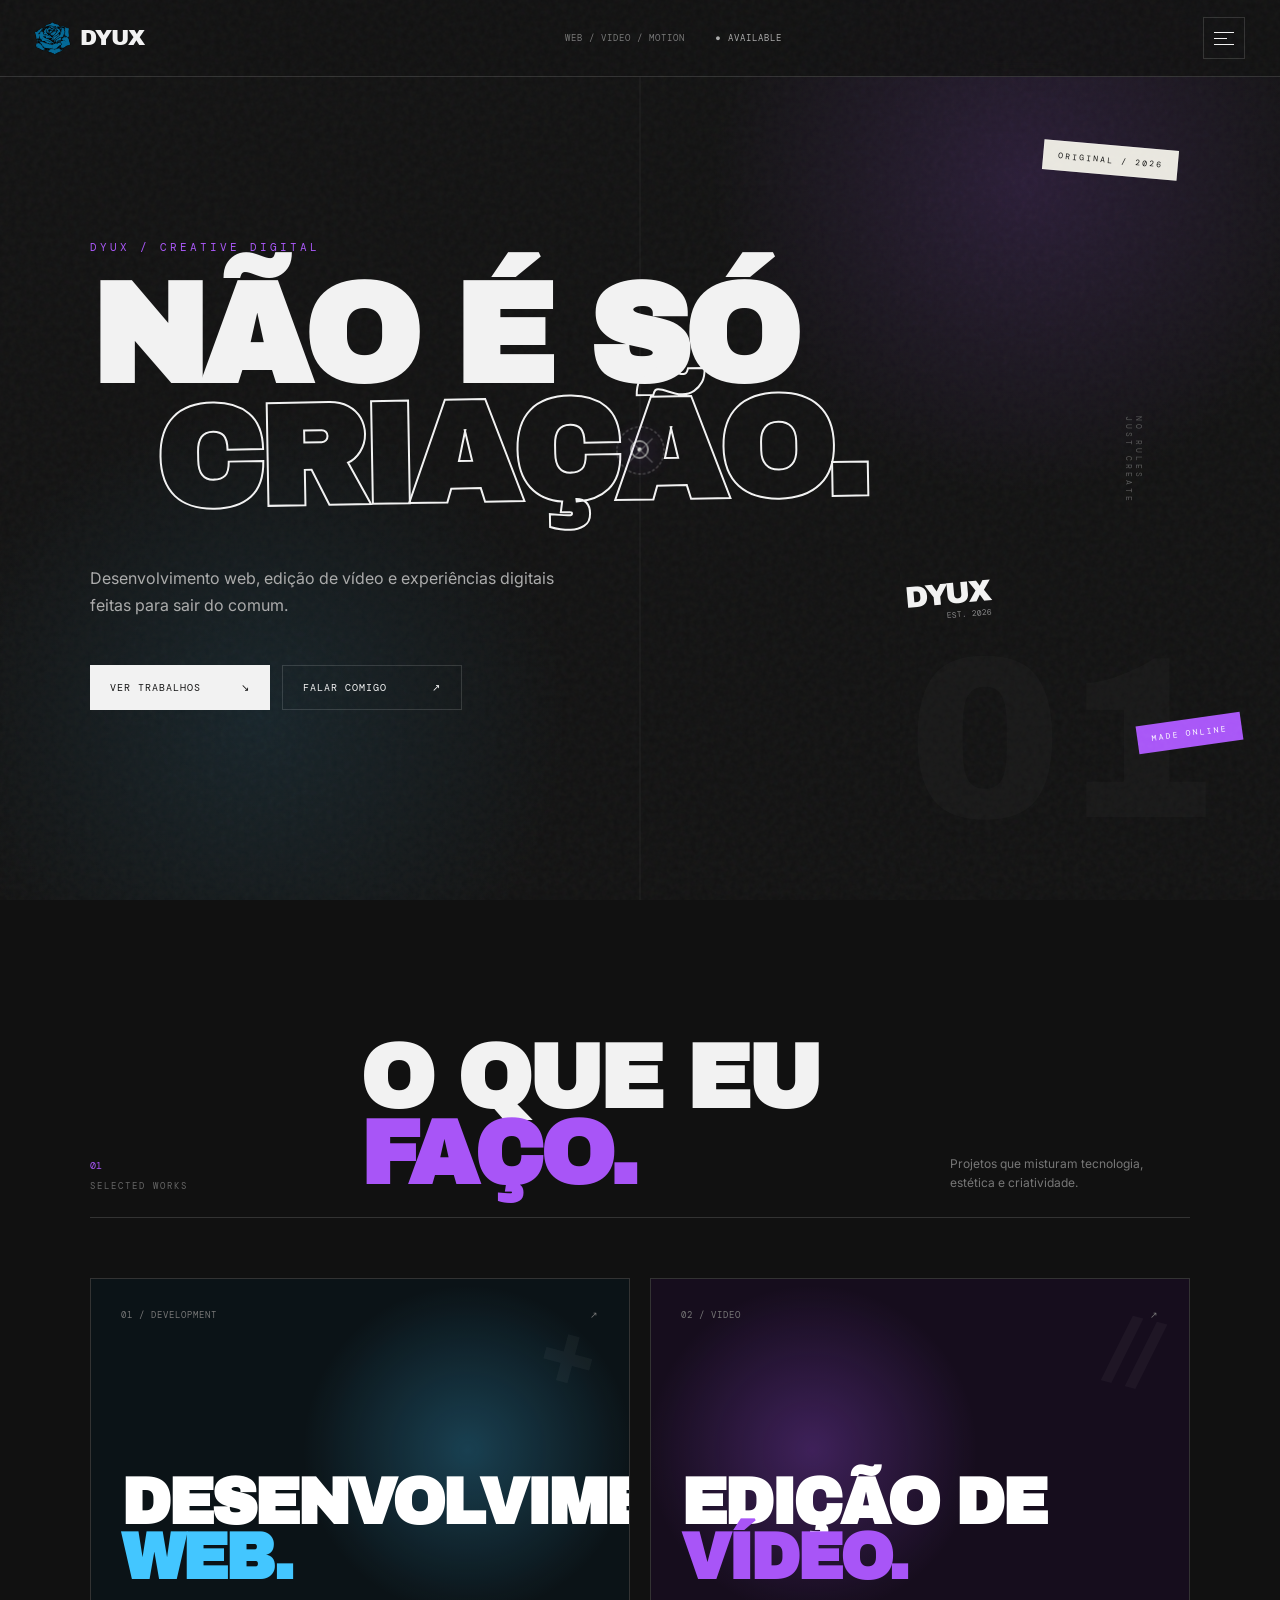
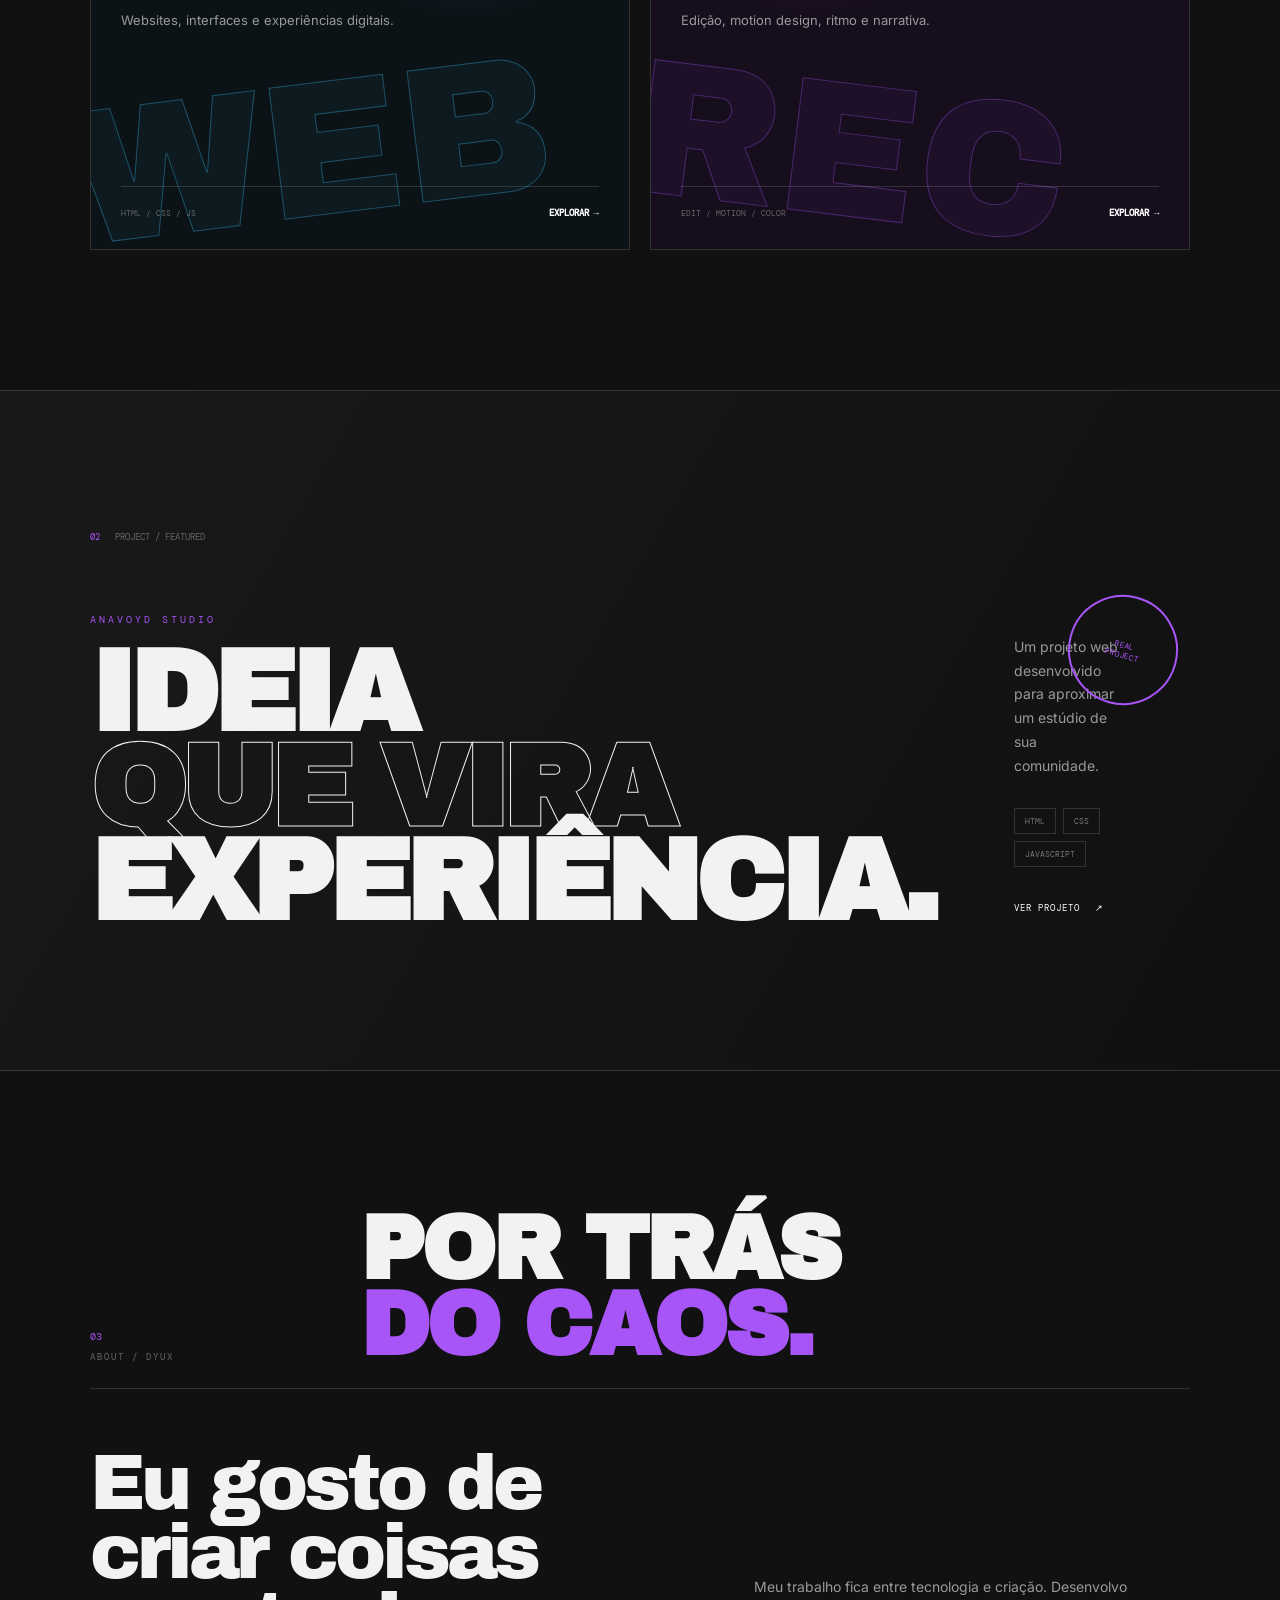
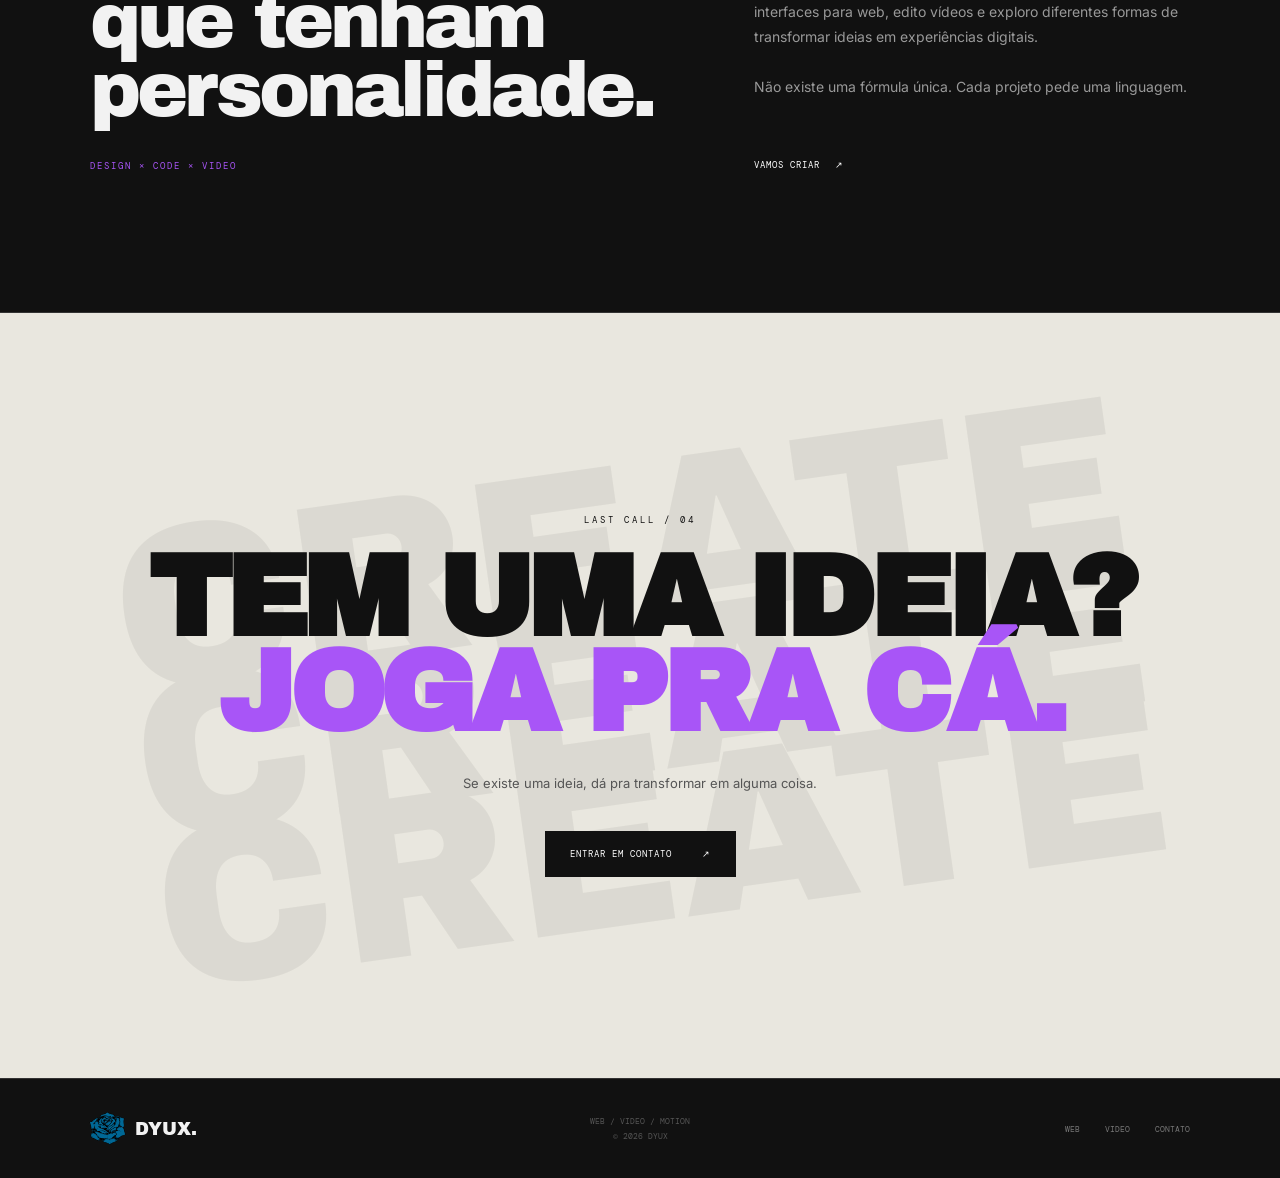
<file: index.html>
<!DOCTYPE html>
<html lang="pt-BR">

<head>

    <meta charset="UTF-8">

    <meta name="viewport"
        content="width=device-width, initial-scale=1.0">

    <meta name="description"
        content="DYUX — Desenvolvimento Web, Edição de Vídeo e criação digital.">

    <title>DYUX — Criação Digital</title>

    <link rel="icon"
        type="image/png"
        href="ado.png">

    <link rel="stylesheet"
        href="style.css">

</head>

<body>


<!-- =========================================================
     HEADER
========================================================= -->

<header class="site-header">

    <nav class="navbar">

        <a href="index.html"
            class="logo"
            aria-label="DYUX — Página inicial">

            <img src="ado.png"
                alt="DYUX"
                class="logo-image">

            <span class="logo-name">
                DYUX
            </span>

        </a>


        <div class="nav-meta">

            <span>
                WEB / VIDEO / MOTION
            </span>

            <span class="status">
                ● AVAILABLE
            </span>

        </div>


        <button class="menu-button"
            type="button"
            aria-label="Abrir menu">

            <span></span>
            <span></span>
            <span></span>

        </button>

    </nav>

</header>



<main>


<!-- =========================================================
     HERO
========================================================= -->

<section class="hero">

    <div class="hero-noise"></div>


    <div class="hero-sticker sticker-top">
        ORIGINAL / 2026
    </div>


    <div class="hero-sticker sticker-side">
        MADE ONLINE
    </div>


    <div class="hero-content">

        <p class="hero-label">
            DYUX / CREATIVE DIGITAL
        </p>


        <h1>

            NÃO É SÓ

            <span>
                CRIAÇÃO.
            </span>

        </h1>


        <div class="hero-bottom">

            <p class="hero-description">

                Desenvolvimento web,
                edição de vídeo e experiências
                digitais feitas para sair do comum.

            </p>


            <div class="hero-signature">

                <span>
                    DYUX
                </span>

                <small>
                    EST. 2026
                </small>

            </div>

        </div>


        <div class="hero-actions">

            <a href="#trabalhos"
                class="button button-primary"
                data-cursor="OPEN">

                VER TRABALHOS

                <span>
                    ↘
                </span>

            </a>


            <a href="contato.html"
                class="button button-secondary"
                data-cursor="SEND">

                FALAR COMIGO

                <span>
                    ↗
                </span>

            </a>

        </div>

    </div>


    <div class="hero-number">

        <span>
            01
        </span>

    </div>


    <div class="hero-tag">

        <span>
            NO RULES
        </span>

        <span>
            JUST CREATE
        </span>

    </div>

</section>



<!-- =========================================================
     TRABALHOS
========================================================= -->

<section class="works"
    id="trabalhos">

    <div class="section-header">

        <div>

            <span class="section-number">
                01
            </span>

            <p class="section-label">
                SELECTED WORKS
            </p>

        </div>


        <h2>

            O QUE EU

            <span>
                FAÇO.
            </span>

        </h2>


        <p class="section-description">

            Projetos que misturam
            tecnologia, estética e criatividade.

        </p>

    </div>



    <div class="work-grid">


        <!-- =================================================
             WEB
        ================================================== -->

        <a href="dev.html"
            class="work-card work-web"
            data-cursor="OPEN">

            <div class="card-background">

                <span class="graffiti">
                    WEB
                </span>

                <span class="card-symbol">
                    +
                </span>

            </div>


            <div class="card-content">

                <div class="card-top">

                    <span>
                        01 / DEVELOPMENT
                    </span>

                    <span>
                        ↗
                    </span>

                </div>


                <div>

                    <h3>

                        DESENVOLVIMENTO

                        <span>
                            WEB.
                        </span>

                    </h3>


                    <p>

                        Websites, interfaces
                        e experiências digitais.

                    </p>

                </div>


                <div class="card-footer">

                    <span>
                        HTML / CSS / JS
                    </span>

                    <strong>
                        EXPLORAR →
                    </strong>

                </div>

            </div>

        </a>



        <!-- =================================================
             VIDEO
        ================================================== -->

        <a href="video.html"
            class="work-card work-video"
            data-cursor="WATCH">

            <div class="card-background">

                <span class="graffiti">
                    REC
                </span>

                <span class="card-symbol">
                    //
                </span>

            </div>


            <div class="card-content">

                <div class="card-top">

                    <span>
                        02 / VIDEO
                    </span>

                    <span>
                        ↗
                    </span>

                </div>


                <div>

                    <h3>

                        EDIÇÃO DE

                        <span>
                            VÍDEO.
                        </span>

                    </h3>


                    <p>

                        Edição, motion design,
                        ritmo e narrativa.

                    </p>

                </div>


                <div class="card-footer">

                    <span>
                        EDIT / MOTION / COLOR
                    </span>

                    <strong>
                        EXPLORAR →
                    </strong>

                </div>

            </div>

        </a>

    </div>

</section>



<!-- =========================================================
     PROJETO DESTAQUE
========================================================= -->

<section class="featured">

    <div class="featured-label">

        <span>
            02
        </span>

        <p>
            PROJECT / FEATURED
        </p>

    </div>


    <div class="featured-content">

        <div class="featured-title">

            <p>
                ANAVOYD STUDIO
            </p>


            <h2>

                IDEIA

                <span>
                    QUE VIRA
                </span>

                EXPERIÊNCIA.

            </h2>

        </div>


        <div class="featured-info">

            <p>

                Um projeto web desenvolvido
                para aproximar um estúdio
                de sua comunidade.

            </p>


            <div class="featured-tech">

                <span>
                    HTML
                </span>

                <span>
                    CSS
                </span>

                <span>
                    JAVASCRIPT
                </span>

            </div>


            <a href="dev.html"
                class="text-link"
                data-cursor="OPEN">

                VER PROJETO

                <span>
                    ↗
                </span>

            </a>

        </div>

    </div>


    <div class="featured-stamp">

        <span>
            REAL
        </span>

        <span>
            PROJECT
        </span>

    </div>

</section>



<!-- =========================================================
     SOBRE
========================================================= -->

<section class="about">

    <div class="section-header">

        <div>

            <span class="section-number">
                03
            </span>

            <p class="section-label">
                ABOUT / DYUX
            </p>

        </div>


        <h2>

            POR TRÁS

            <span>
                DO CAOS.
            </span>

        </h2>

    </div>


    <div class="about-grid">

        <div class="about-statement">

            <p>

                Eu gosto de criar coisas
                que tenham personalidade.

            </p>


            <span>
                DESIGN × CODE × VIDEO
            </span>

        </div>


        <div class="about-text">

            <p>

                Meu trabalho fica entre
                tecnologia e criação.

                Desenvolvo interfaces para web,
                edito vídeos e exploro diferentes
                formas de transformar ideias
                em experiências digitais.

            </p>


            <p>

                Não existe uma fórmula única.
                Cada projeto pede uma linguagem.

            </p>


            <a href="contato.html"
                class="text-link"
                data-cursor="SEND">

                VAMOS CRIAR

                <span>
                    ↗
                </span>

            </a>

        </div>

    </div>

</section>



<!-- =========================================================
     CTA
========================================================= -->

<section class="cta">

    <div class="cta-background">

        <span>
            CREATE
        </span>

        <span>
            CREATE
        </span>

        <span>
            CREATE
        </span>

    </div>


    <p class="cta-label">
        LAST CALL / 04
    </p>


    <h2>

        TEM UMA IDEIA?

        <span>
            JOGA PRA CÁ.
        </span>

    </h2>


    <p class="cta-description">

        Se existe uma ideia,
        dá pra transformar em alguma coisa.

    </p>


    <a href="contato.html"
        class="cta-button"
        data-cursor="SEND">

        ENTRAR EM CONTATO

        <span>
            ↗
        </span>

    </a>

</section>


</main>



<!-- =========================================================
     FOOTER
========================================================= -->

<footer class="footer">

    <div class="footer-logo">

        <img src="ado.png"
            alt="DYUX"
            class="logo-image">

        <span>
            DYUX.
        </span>

    </div>


    <div class="footer-center">

        <span>
            WEB / VIDEO / MOTION
        </span>

        <span>
            © 2026 DYUX
        </span>

    </div>


    <div class="footer-links">

        <a href="dev.html"
            data-cursor="OPEN">
            WEB
        </a>

        <a href="video.html"
            data-cursor="WATCH">
            VIDEO
        </a>

        <a href="contato.html"
            data-cursor="SEND">
            CONTATO
        </a>

    </div>

</footer>



<!-- =========================================================
     CURSOR DYUX
========================================================= -->

<div class="dyux-cursor">

    <div class="cursor-trail"></div>

    <div class="cursor-orbit"></div>

    <div class="cursor-cross cursor-cross-x"></div>

    <div class="cursor-cross cursor-cross-y"></div>

    <div class="cursor-main">

        <span></span>

    </div>

    <div class="cursor-label">

        <span>
            VIEW
        </span>

    </div>

</div>



<!-- =========================================================
     CURSOR SCRIPT
========================================================= -->

<script>

const cursor = document.querySelector(".dyux-cursor");


let mouseX = window.innerWidth / 2;
let mouseY = window.innerHeight / 2;

let currentX = mouseX;
let currentY = mouseY;

let previousX = mouseX;
let previousY = mouseY;



/* =========================================================
   MOVIMENTO DO CURSOR
========================================================= */

document.addEventListener("mousemove", (event) => {

    mouseX = event.clientX;
    mouseY = event.clientY;

});



function animateCursor() {

    const dx = mouseX - currentX;
    const dy = mouseY - currentY;


    currentX += dx * 0.16;
    currentY += dy * 0.16;



    const velocityX = mouseX - previousX;
    const velocityY = mouseY - previousY;


    const speed = Math.min(

        Math.sqrt(
            velocityX * velocityX +
            velocityY * velocityY
        ),

        35

    );



    const stretch =
        1 + speed * 0.018;



    const angle =
        Math.atan2(
            velocityY,
            velocityX
        ) * 180 / Math.PI;



    cursor.style.left =
        `${currentX}px`;

    cursor.style.top =
        `${currentY}px`;



    cursor.style.setProperty(
        "--cursor-speed",
        speed
    );


    cursor.style.setProperty(
        "--cursor-angle",
        `${angle}deg`
    );


    cursor.style.setProperty(
        "--cursor-stretch",
        stretch
    );



    previousX = mouseX;
    previousY = mouseY;



    requestAnimationFrame(
        animateCursor
    );

}



animateCursor();



/* =========================================================
   HOVER NOS LINKS E BOTÕES
========================================================= */

document
    .querySelectorAll("a, button")
    .forEach(element => {


        element.addEventListener(
            "mouseenter",
            () => {


                cursor.classList.add(
                    "cursor-hover"
                );



                const label =
                    element.dataset.cursor ||
                    "VIEW";



                const labelElement =
                    cursor.querySelector(
                        ".cursor-label span"
                    );



                if (labelElement) {

                    labelElement.textContent =
                        label;

                }

            }
        );



        element.addEventListener(
            "mouseleave",
            () => {


                cursor.classList.remove(
                    "cursor-hover"
                );



                const labelElement =
                    cursor.querySelector(
                        ".cursor-label span"
                    );



                if (labelElement) {

                    labelElement.textContent =
                        "VIEW";

                }

            }
        );

    });



/* =========================================================
   CLIQUE
========================================================= */

document.addEventListener(
    "mousedown",
    () => {

        cursor.classList.add(
            "cursor-click"
        );

    }
);



document.addEventListener(
    "mouseup",
    () => {

        cursor.classList.remove(
            "cursor-click"
        );

    }
);



/* =========================================================
   CURSOR FORA DA JANELA
========================================================= */

document.addEventListener(
    "mouseleave",
    () => {

        cursor.classList.add(
            "cursor-hidden"
        );

    }
);



document.addEventListener(
    "mouseenter",
    () => {

        cursor.classList.remove(
            "cursor-hidden"
        );

    }
);



/* =========================================================
   DESATIVA EM CELULAR / TOUCH
========================================================= */

if (
    window.matchMedia(
        "(pointer: coarse)"
    ).matches
) {

    cursor.style.display =
        "none";

}

</script>

</body>

</html>
</file>
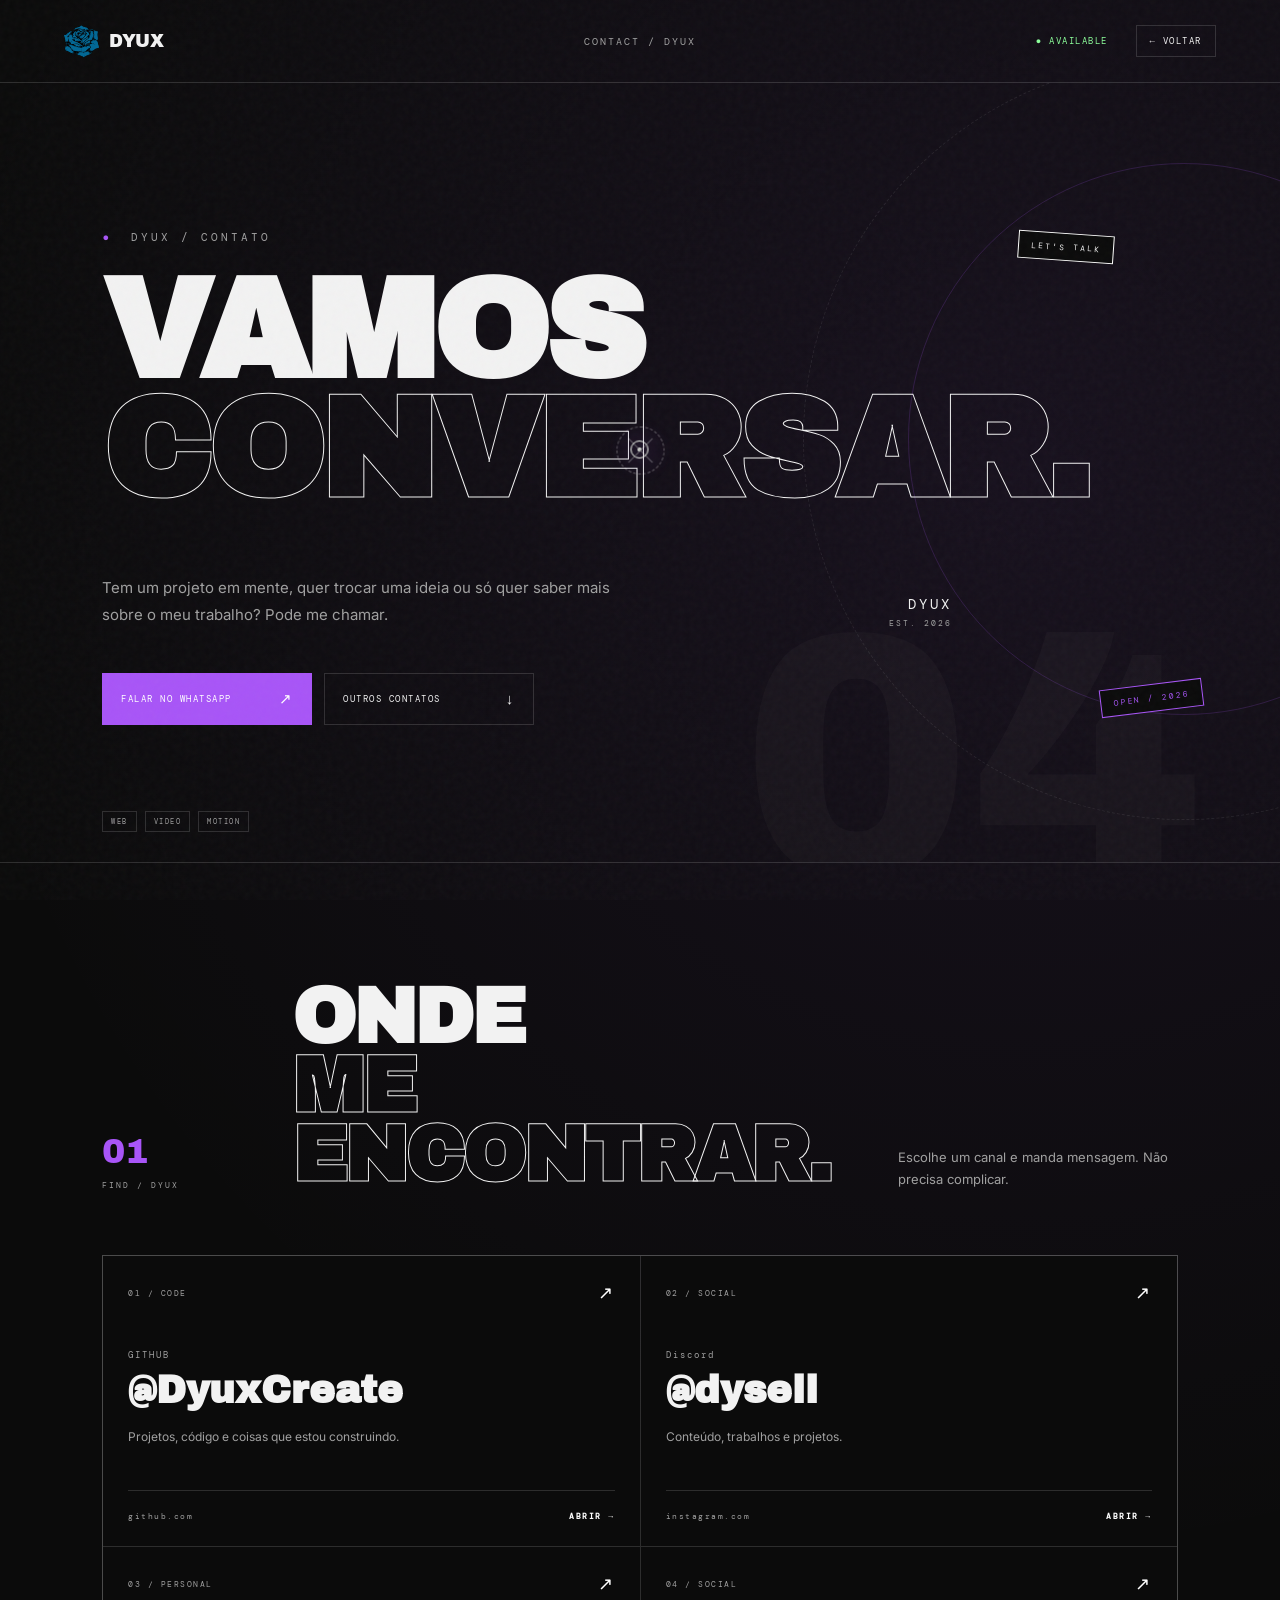
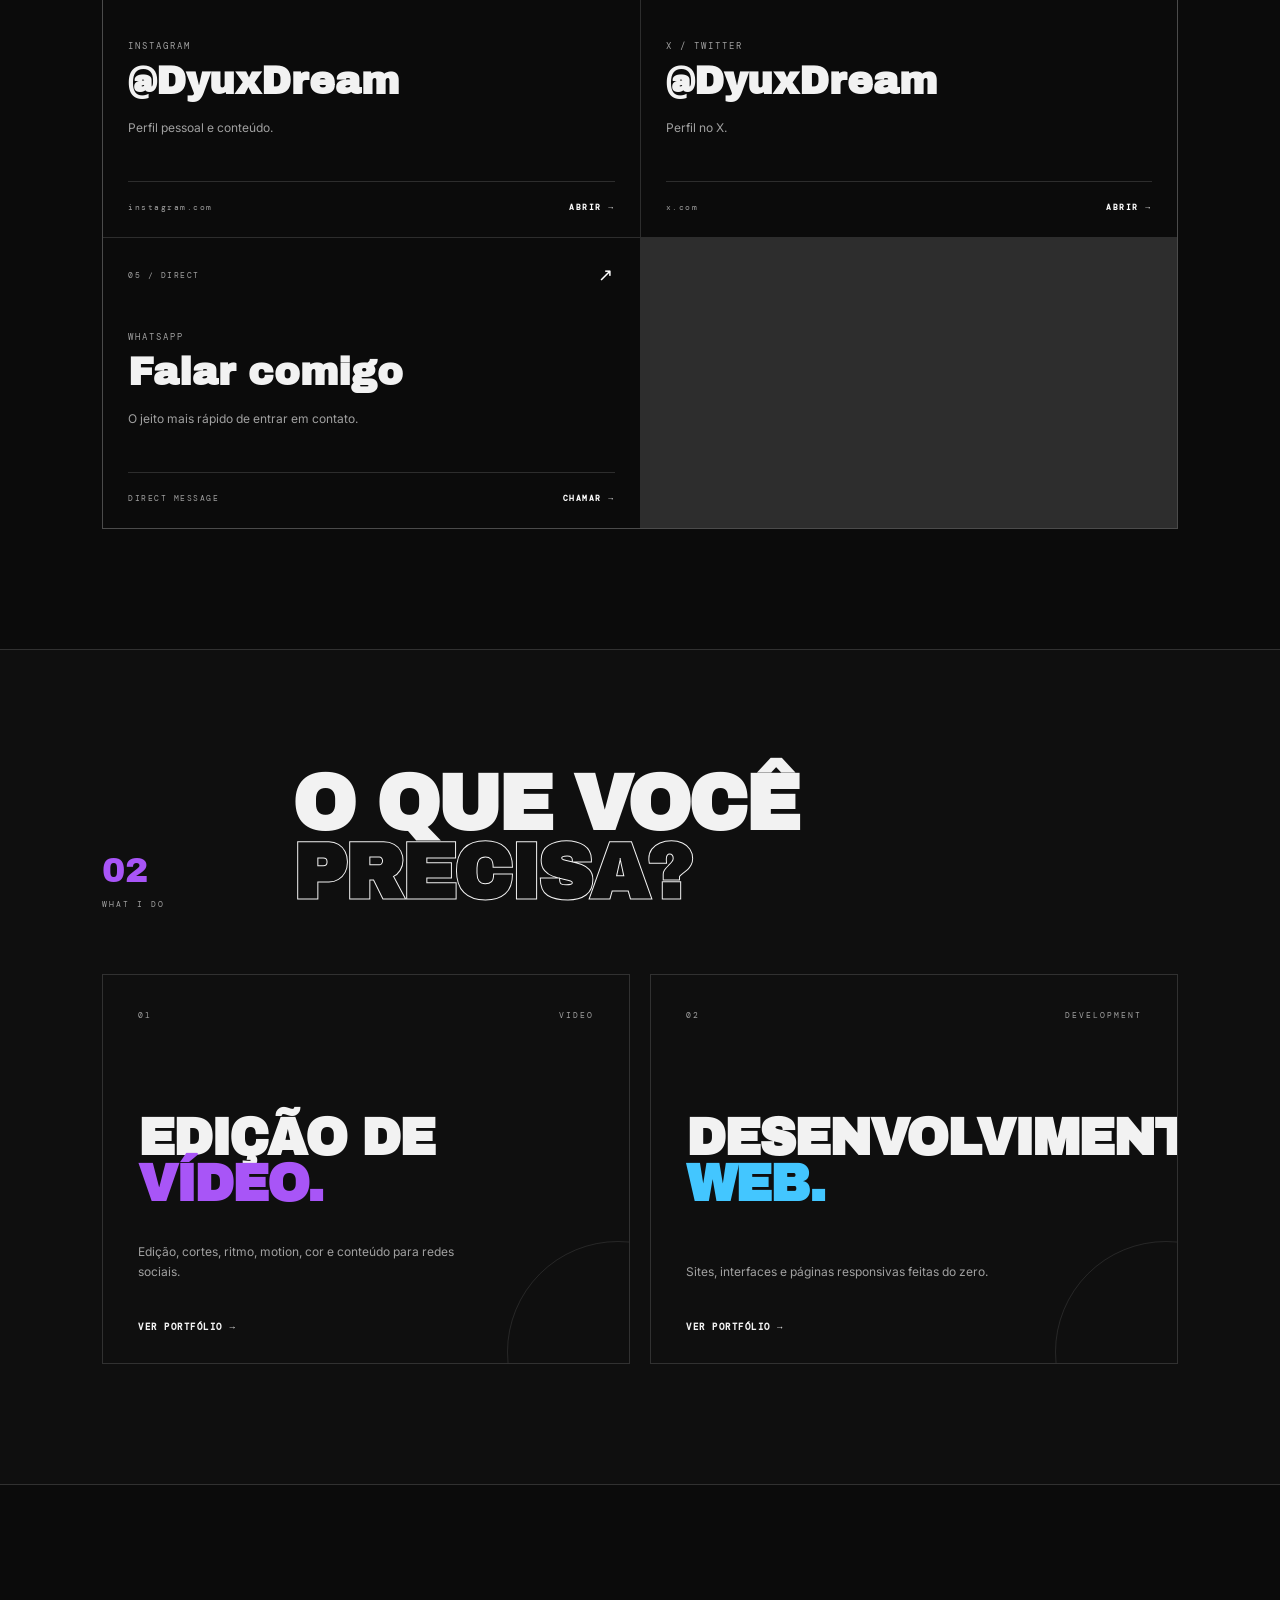
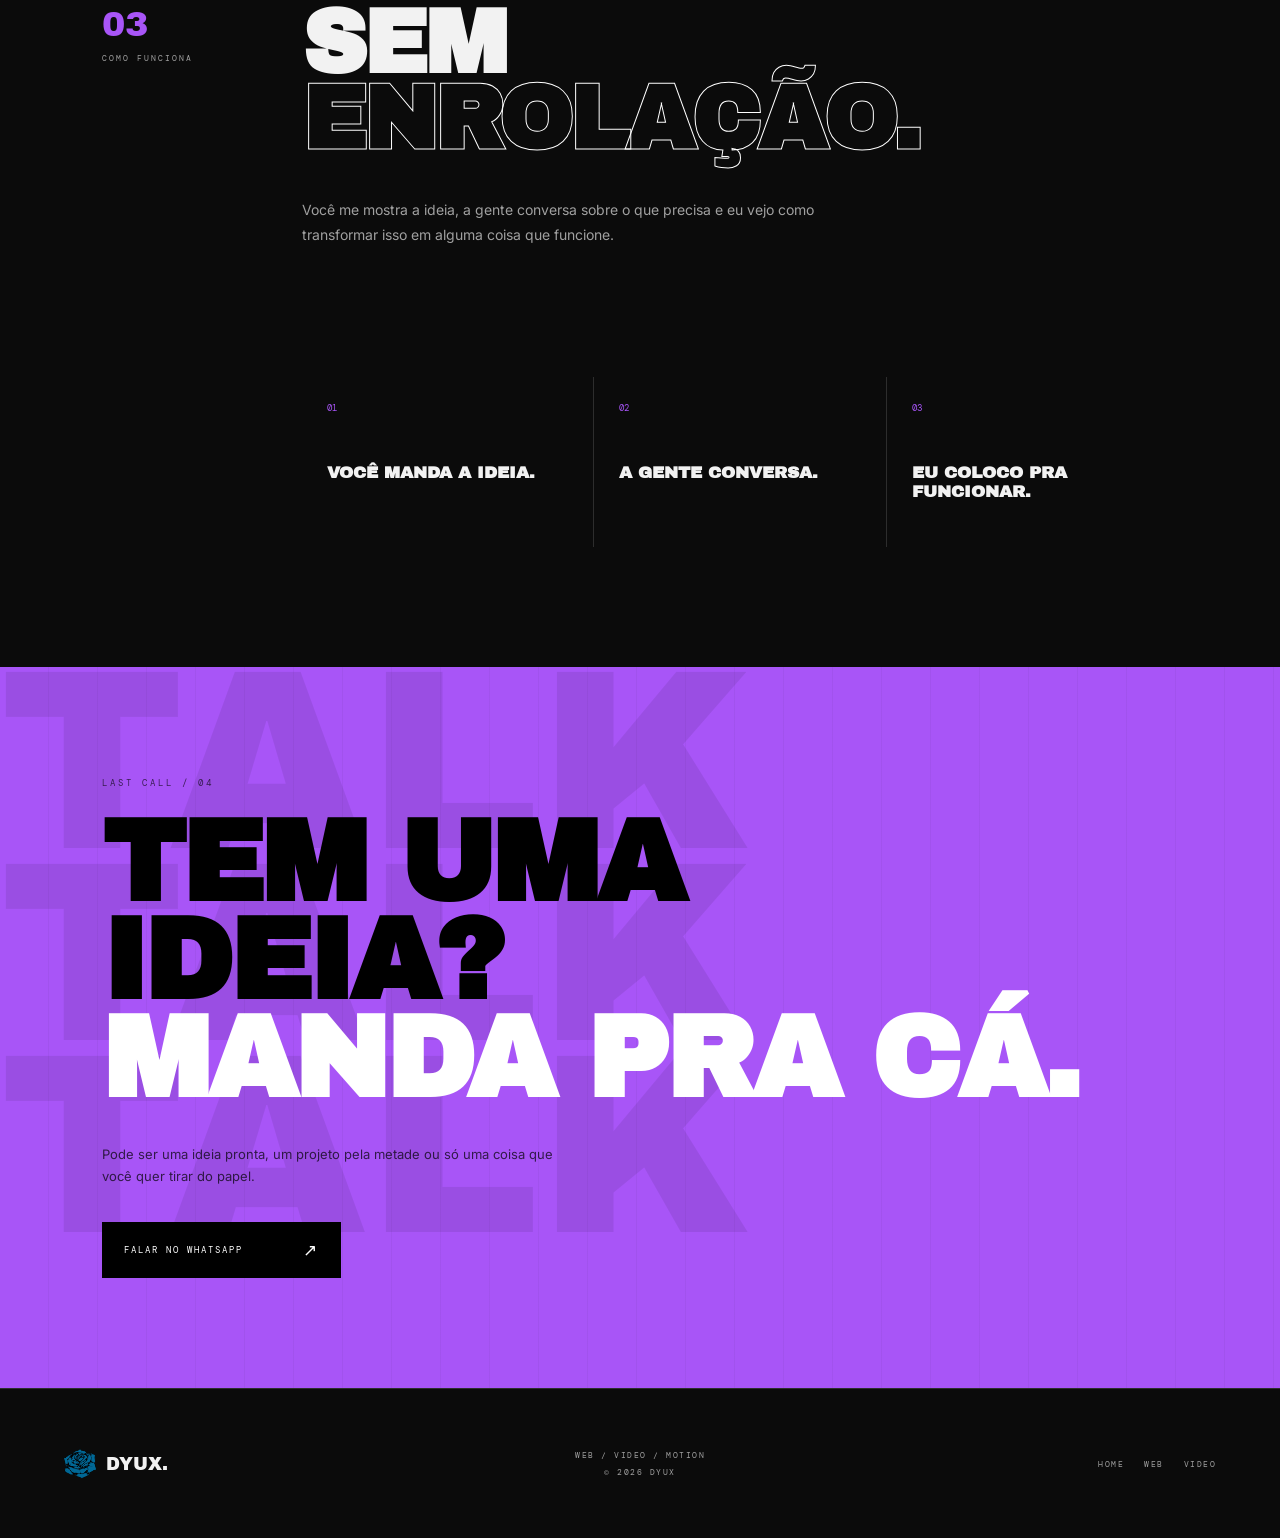
<file: contato.html>
<!DOCTYPE html>
<html lang="pt-BR">

<head>

    <meta charset="UTF-8">

    <meta name="viewport"
        content="width=device-width, initial-scale=1.0">

    <meta name="description"
        content="Entre em contato com DYUX para projetos de desenvolvimento web, edição de vídeo e motion design.">

    <title>DYUX — Contato</title>

    <link rel="icon"
        type="image/png"
        href="ado.png">

    <link rel="stylesheet"
        href="contato.css">

</head>


<body>


<!-- =========================================================
     HEADER
========================================================= -->

<header class="site-header">

    <nav class="navbar">


        <a href="index.html"
            class="logo"
            aria-label="Voltar para o início">

            <img src="ado.png"
                alt="DYUX"
                class="logo-image">

            <span class="logo-name">
                DYUX
            </span>

        </a>



        <div class="nav-center">

            <span>
                CONTACT / DYUX
            </span>

        </div>



        <div class="nav-right">

            <span class="status">
                ● AVAILABLE
            </span>

            <a href="index.html"
                class="back-link"
                data-cursor="BACK">

                ← VOLTAR

            </a>

        </div>

    </nav>

</header>



<main>


<!-- =========================================================
     HERO
========================================================= -->

<section class="contact-hero">


    <div class="hero-number">
        04
    </div>



    <div class="hero-sticker sticker-top">
        LET'S TALK
    </div>



    <div class="hero-sticker sticker-side">
        OPEN / 2026
    </div>



    <div class="hero-content">


        <p class="hero-label">
            DYUX / CONTATO
        </p>



        <h1>

            VAMOS

            <span>
                CONVERSAR.
            </span>

        </h1>



        <div class="hero-bottom">


            <p class="hero-description">

                Tem um projeto em mente,
                quer trocar uma ideia ou só
                quer saber mais sobre o meu trabalho?

                Pode me chamar.

            </p>



            <div class="hero-signature">

                <span>
                    DYUX
                </span>

                <small>
                    EST. 2026
                </small>

            </div>


        </div>



        <div class="hero-actions">


            <a href="https://wa.me/5511976371701"
                target="_blank"
                rel="noopener noreferrer"
                class="button button-primary"
                data-cursor="CHAT">

                FALAR NO WHATSAPP

                <span>
                    ↗
                </span>

            </a>


            <a href="#contatos"
                class="button button-secondary"
                data-cursor="VIEW">

                OUTROS CONTATOS

                <span>
                    ↓
                </span>

            </a>


        </div>


    </div>



    <div class="hero-tag">

        <span>
            WEB
        </span>

        <span>
            VIDEO
        </span>

        <span>
            MOTION
        </span>

    </div>


</section>



<!-- =========================================================
     CONTATOS
========================================================= -->

<section class="contacts"
    id="contatos">


    <div class="section-header">


        <div>

            <span class="section-number">
                01
            </span>

            <p class="section-label">
                FIND / DYUX
            </p>

        </div>



        <h2>

            ONDE

            <span>
                ME ENCONTRAR.
            </span>

        </h2>



        <p class="section-description">

            Escolhe um canal e manda mensagem.
            Não precisa complicar.

        </p>


    </div>



    <div class="contact-grid">


        <!-- =================================================
             GITHUB
        ================================================== -->

        <a href="https://github.com/DyuxCreate"
            target="_blank"
            rel="noopener noreferrer"
            class="contact-card contact-github"
            data-cursor="OPEN">


            <div class="card-top">

                <span>
                    01 / CODE
                </span>

                <span>
                    ↗
                </span>

            </div>



            <div class="card-main">

                <p>
                    GITHUB
                </p>


                <h3>
                    @DyuxCreate
                </h3>


                <span>
                    Projetos, código e coisas que estou construindo.
                </span>

            </div>



            <div class="card-footer">

                <span>
                    github.com
                </span>

                <strong>
                    ABRIR →
                </strong>

            </div>


        </a>



        <!-- =================================================
             INSTAGRAM DYSELL
        ================================================== -->

        <a href="https://discord.gg/wyyPSQr9gv"
            target="_blank"
            rel="noopener noreferrer"
            class="contact-card contact-purple"
            data-cursor="OPEN">


            <div class="card-top">

                <span>
                    02 / SOCIAL
                </span>

                <span>
                    ↗
                </span>

            </div>



            <div class="card-main">

                <p>
                    Discord
                </p>


                <h3>
                    @dysell
                </h3>


                <span>
                    Conteúdo, trabalhos e projetos.
                </span>

            </div>



            <div class="card-footer">

                <span>
                    instagram.com
                </span>

                <strong>
                    ABRIR →
                </strong>

            </div>


        </a>



        <!-- =================================================
             DYUXDREAM
        ================================================== -->

        <a href="https://instagram.com/DyuxDream"
            target="_blank"
            rel="noopener noreferrer"
            class="contact-card"
            data-cursor="OPEN">


            <div class="card-top">

                <span>
                    03 / PERSONAL
                </span>

                <span>
                    ↗
                </span>

            </div>



            <div class="card-main">

                <p>
                    INSTAGRAM
                </p>


                <h3>
                    @DyuxDream
                </h3>


                <span>
                    Perfil pessoal e conteúdo.
                </span>

            </div>



            <div class="card-footer">

                <span>
                    instagram.com
                </span>

                <strong>
                    ABRIR →
                </strong>

            </div>


        </a>



        <!-- =================================================
             X
        ================================================== -->

        <a href="https://x.com/DyuxDream"
            target="_blank"
            rel="noopener noreferrer"
            class="contact-card"
            data-cursor="OPEN">


            <div class="card-top">

                <span>
                    04 / SOCIAL
                </span>

                <span>
                    ↗
                </span>

            </div>



            <div class="card-main">

                <p>
                    X / TWITTER
                </p>


                <h3>
                    @DyuxDream
                </h3>


                <span>
                    Perfil no X.
                </span>

            </div>



            <div class="card-footer">

                <span>
                    x.com
                </span>

                <strong>
                    ABRIR →
                </strong>

            </div>


        </a>



        <!-- =================================================
             WHATSAPP
        ================================================== -->

        <a href="https://wa.me/5511976371701"
            target="_blank"
            rel="noopener noreferrer"
            class="contact-card contact-whatsapp"
            data-cursor="CHAT">


            <div class="card-top">

                <span>
                    05 / DIRECT
                </span>

                <span>
                    ↗
                </span>

            </div>



            <div class="card-main">

                <p>
                    WHATSAPP
                </p>


                <h3>
                    Falar comigo
                </h3>


                <span>
                    O jeito mais rápido de entrar em contato.
                </span>

            </div>



            <div class="card-footer">

                <span>
                    DIRECT MESSAGE
                </span>

                <strong>
                    CHAMAR →
                </strong>

            </div>


        </a>


    </div>


</section>



<!-- =========================================================
     SERVIÇOS
========================================================= -->

<section class="services">


    <div class="section-header">


        <div>

            <span class="section-number">
                02
            </span>

            <p class="section-label">
                WHAT I DO
            </p>

        </div>



        <h2>

            O QUE VOCÊ

            <span>
                PRECISA?
            </span>

        </h2>



    </div>



    <div class="services-grid">


        <!-- VIDEO -->

        <a href="video.html"
            class="service service-video"
            data-cursor="WATCH">


            <div class="service-top">

                <span>
                    01
                </span>

                <span>
                    VIDEO
                </span>

            </div>



            <h3>
                EDIÇÃO DE
                <span>VÍDEO.</span>
            </h3>



            <p>

                Edição, cortes, ritmo,
                motion, cor e conteúdo
                para redes sociais.

            </p>



            <strong>
                VER PORTFÓLIO →
            </strong>


        </a>



        <!-- WEB -->

        <a href="dev.html"
            class="service service-web"
            data-cursor="OPEN">


            <div class="service-top">

                <span>
                    02
                </span>

                <span>
                    DEVELOPMENT
                </span>

            </div>



            <h3>
                DESENVOLVIMENTO
                <span>WEB.</span>
            </h3>



            <p>

                Sites, interfaces e páginas
                responsivas feitas do zero.

            </p>



            <strong>
                VER PORTFÓLIO →
            </strong>


        </a>


    </div>


</section>



<!-- =========================================================
     COMO TRABALHO
========================================================= -->

<section class="process">


    <div class="process-label">

        <span>
            03
        </span>

        <p>
            COMO FUNCIONA
        </p>

    </div>



    <div class="process-content">


        <h2>

            SEM

            <span>
                ENROLAÇÃO.
            </span>

        </h2>



        <p>

            Você me mostra a ideia,
            a gente conversa sobre o que precisa
            e eu vejo como transformar isso
            em alguma coisa que funcione.

        </p>


    </div>



    <div class="process-steps">


        <div class="process-step">

            <span>
                01
            </span>

            <h3>
                VOCÊ MANDA A IDEIA.
            </h3>

        </div>



        <div class="process-step">

            <span>
                02
            </span>

            <h3>
                A GENTE CONVERSA.
            </h3>

        </div>



        <div class="process-step">

            <span>
                03
            </span>

            <h3>
                EU COLOCO PRA FUNCIONAR.
            </h3>

        </div>


    </div>


</section>



<!-- =========================================================
     CTA
========================================================= -->

<section class="cta">


    <div class="cta-background">

        <span>
            TALK
        </span>

        <span>
            TALK
        </span>

        <span>
            TALK
        </span>

    </div>



    <p class="cta-label">
        LAST CALL / 04
    </p>



    <h2>

        TEM UMA IDEIA?

        <span>
            MANDA PRA CÁ.
        </span>

    </h2>



    <p class="cta-description">

        Pode ser uma ideia pronta,
        um projeto pela metade ou só
        uma coisa que você quer tirar do papel.

    </p>



    <a href="https://wa.me/5511976371701"
        target="_blank"
        rel="noopener noreferrer"
        class="cta-button"
        data-cursor="CHAT">

        FALAR NO WHATSAPP

        <span>
            ↗
        </span>

    </a>


</section>


</main>



<!-- =========================================================
     FOOTER
========================================================= -->

<footer class="footer">


    <div class="footer-logo">

        <img src="ado.png"
            alt="DYUX"
            class="logo-image">

        <span>
            DYUX.
        </span>

    </div>



    <div class="footer-center">

        <span>
            WEB / VIDEO / MOTION
        </span>

        <span>
            © 2026 DYUX
        </span>

    </div>



    <div class="footer-links">

        <a href="index.html"
            data-cursor="BACK">
            HOME
        </a>

        <a href="dev.html"
            data-cursor="OPEN">
            WEB
        </a>

        <a href="video.html"
            data-cursor="WATCH">
            VIDEO
        </a>

    </div>


</footer>



<!-- =========================================================
     CURSOR DYUX
========================================================= -->

<div class="dyux-cursor">


    <div class="cursor-trail"></div>


    <div class="cursor-orbit"></div>


    <div class="cursor-cross cursor-cross-x"></div>


    <div class="cursor-cross cursor-cross-y"></div>


    <div class="cursor-main">

        <span></span>

    </div>


    <div class="cursor-label">

        <span>
            VIEW
        </span>

    </div>


</div>



<!-- =========================================================
     CURSOR SCRIPT
========================================================= -->

<script>

const cursor =
    document.querySelector(".dyux-cursor");


let mouseX =
    window.innerWidth / 2;

let mouseY =
    window.innerHeight / 2;


let currentX =
    mouseX;

let currentY =
    mouseY;


let previousX =
    mouseX;

let previousY =
    mouseY;



/* =========================================================
   MOVIMENTO
========================================================= */

document.addEventListener(
    "mousemove",
    (event) => {

        mouseX =
            event.clientX;

        mouseY =
            event.clientY;

    }
);



function animateCursor() {


    const dx =
        mouseX - currentX;

    const dy =
        mouseY - currentY;



    currentX +=
        dx * 0.16;

    currentY +=
        dy * 0.16;



    const velocityX =
        mouseX - previousX;

    const velocityY =
        mouseY - previousY;



    const speed =
        Math.min(

            Math.sqrt(

                velocityX *
                velocityX +

                velocityY *
                velocityY

            ),

            35

        );



    const stretch =
        1 + speed * 0.018;



    const angle =
        Math.atan2(
            velocityY,
            velocityX
        ) *
        180 /
        Math.PI;



    cursor.style.left =
        `${currentX}px`;

    cursor.style.top =
        `${currentY}px`;



    cursor.style.setProperty(
        "--cursor-speed",
        speed
    );


    cursor.style.setProperty(
        "--cursor-angle",
        `${angle}deg`
    );


    cursor.style.setProperty(
        "--cursor-stretch",
        stretch
    );



    previousX =
        mouseX;

    previousY =
        mouseY;



    requestAnimationFrame(
        animateCursor
    );

}



animateCursor();



/* =========================================================
   HOVER
========================================================= */

document
    .querySelectorAll("a, button")
    .forEach(element => {


        element.addEventListener(
            "mouseenter",
            () => {


                cursor.classList.add(
                    "cursor-hover"
                );


                const label =
                    element.dataset.cursor ||
                    "VIEW";


                const labelElement =
                    cursor.querySelector(
                        ".cursor-label span"
                    );


                if (labelElement) {

                    labelElement.textContent =
                        label;

                }

            }
        );



        element.addEventListener(
            "mouseleave",
            () => {


                cursor.classList.remove(
                    "cursor-hover"
                );


                const labelElement =
                    cursor.querySelector(
                        ".cursor-label span"
                    );


                if (labelElement) {

                    labelElement.textContent =
                        "VIEW";

                }

            }
        );

    });



/* =========================================================
   CLIQUE
========================================================= */

document.addEventListener(
    "mousedown",
    () => {

        cursor.classList.add(
            "cursor-click"
        );

    }
);



document.addEventListener(
    "mouseup",
    () => {

        cursor.classList.remove(
            "cursor-click"
        );

    }
);



/* =========================================================
   FORA DA JANELA
========================================================= */

document.addEventListener(
    "mouseleave",
    () => {

        cursor.classList.add(
            "cursor-hidden"
        );

    }
);



document.addEventListener(
    "mouseenter",
    () => {

        cursor.classList.remove(
            "cursor-hidden"
        );

    }
);



/* =========================================================
   MOBILE
========================================================= */

if (
    window.matchMedia(
        "(pointer: coarse)"
    ).matches
) {

    cursor.style.display =
        "none";

}

</script>


</body>

</html>
</file>
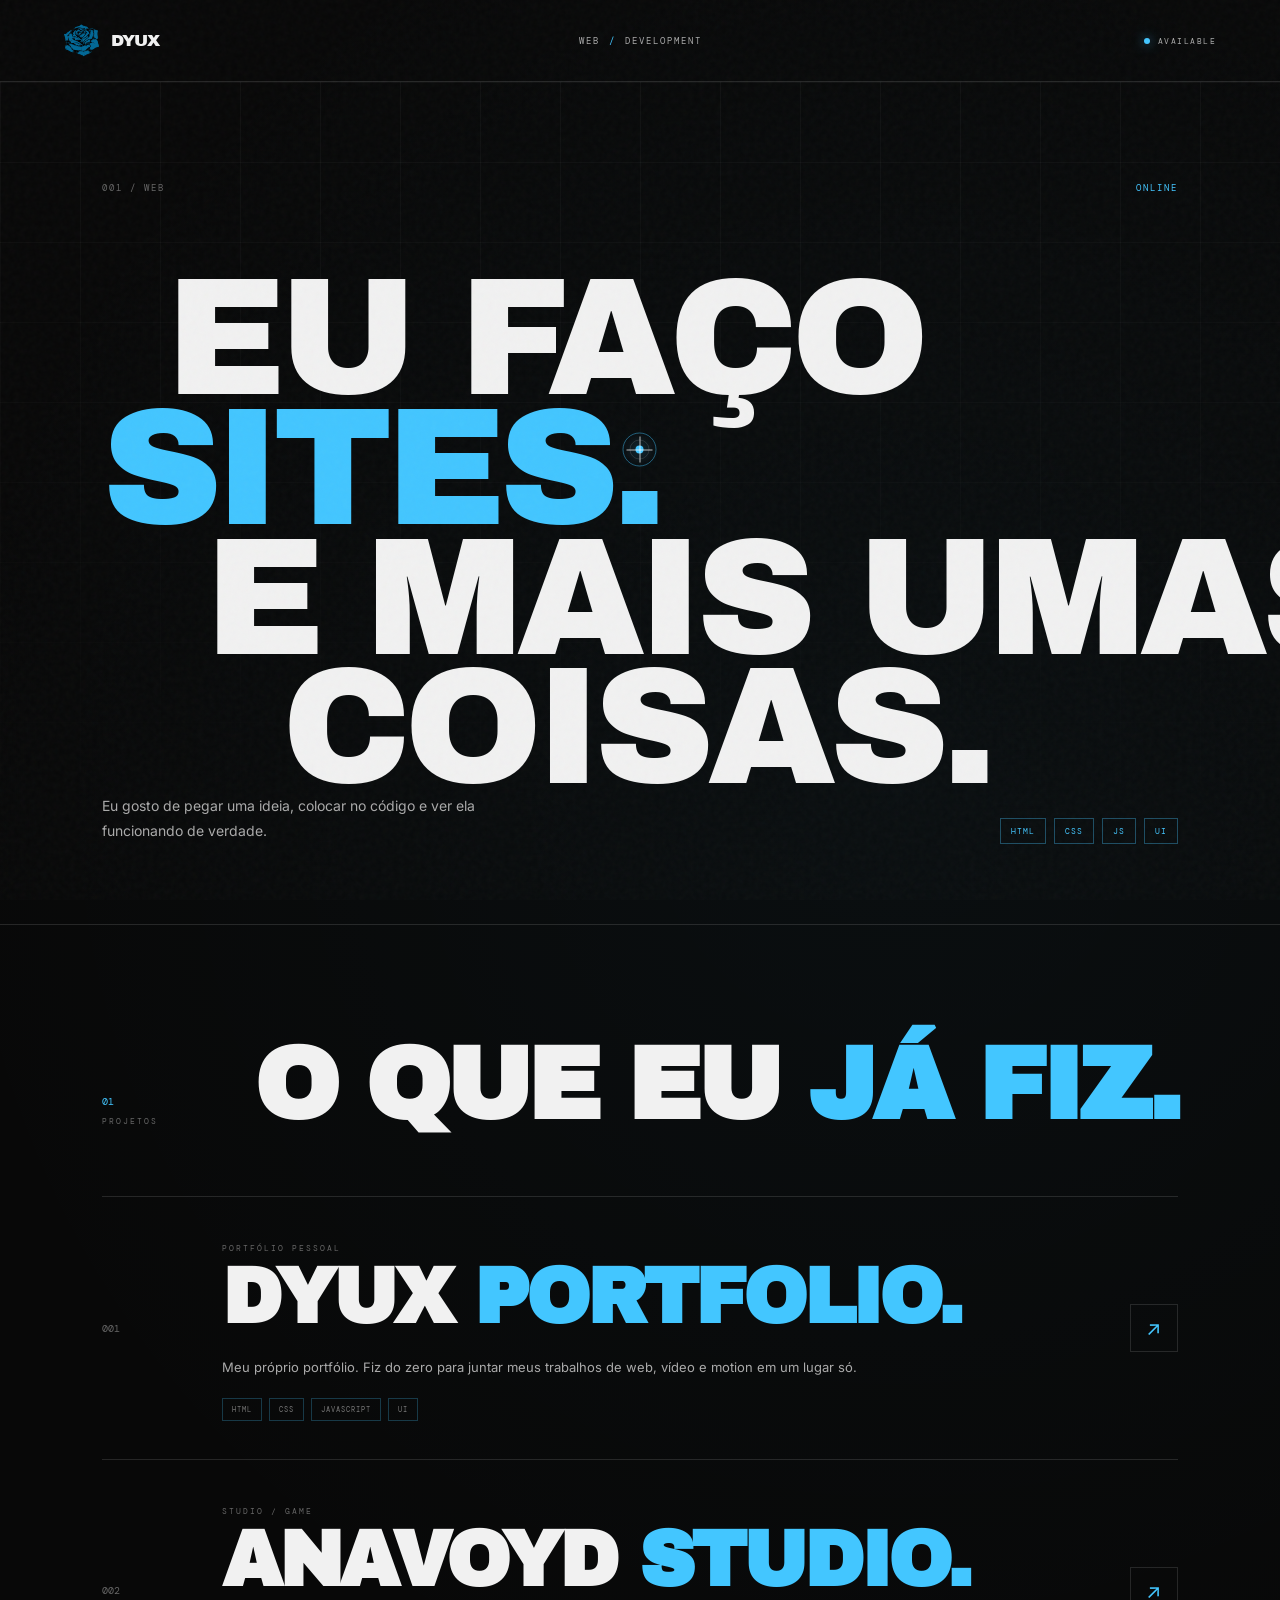
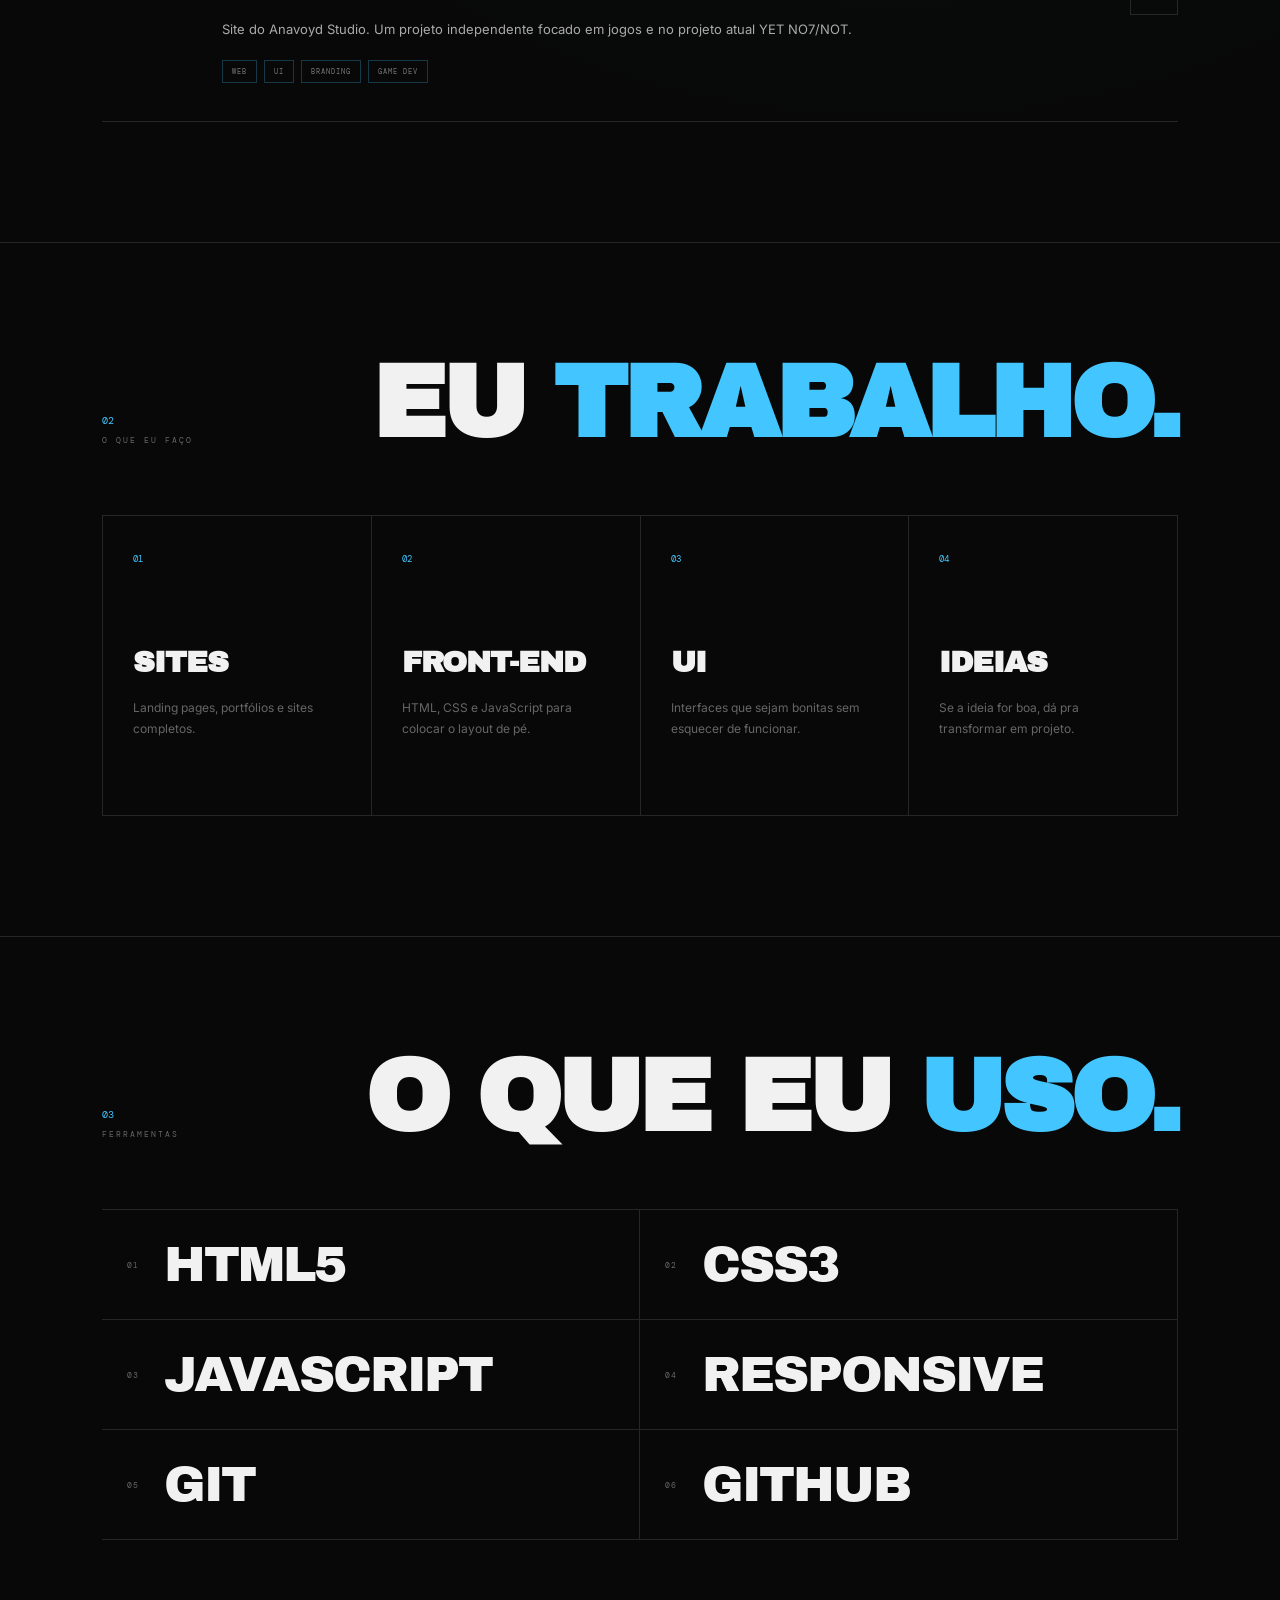
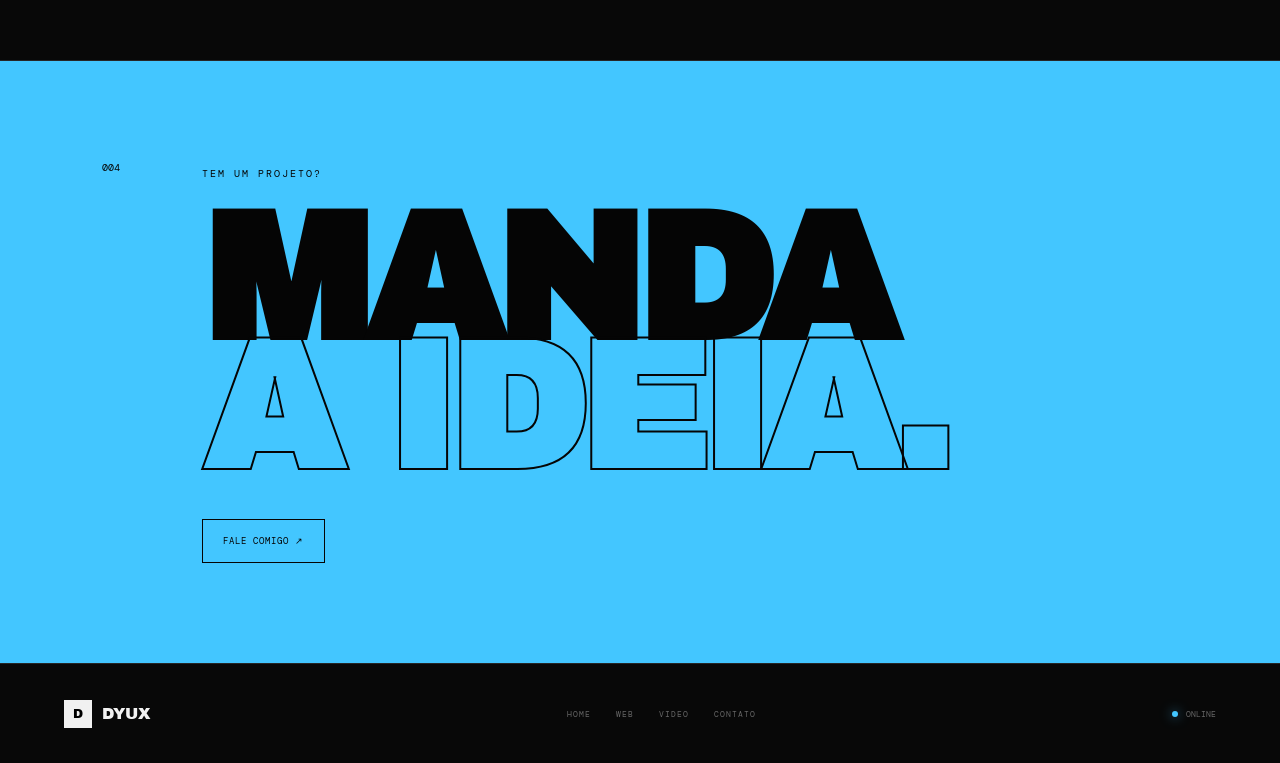
<file: dev.html>
<!DOCTYPE html>
<html lang="pt-BR">

<head>

    <meta charset="UTF-8">

    <meta
        name="viewport"
        content="width=device-width, initial-scale=1.0"
    >

    <title>DYUX — Development</title>

    <meta
        name="description"
        content="DYUX — Desenvolvimento web e projetos digitais."
    >

    <link rel="preconnect" href="https://fonts.googleapis.com">
    <link rel="preconnect" href="https://fonts.gstatic.com" crossorigin>

    <link
        href="https://fonts.googleapis.com/css2?family=Archivo+Black&family=DM+Mono:wght@300;400;500&family=Inter:wght@400;500;600;700&display=swap"
        rel="stylesheet"
    >

    <link rel="stylesheet" href="dev.css">

</head>


<body>


    <!-- CURSOR -->

    <div class="dyux-cursor">

        <div class="cursor-orbit"></div>

        <div class="cursor-main"></div>

        <div class="cursor-cross">
            <span></span>
            <span></span>
        </div>

        <div class="cursor-trail"></div>

        <div class="cursor-label">
            VIEW
        </div>

    </div>



    <!-- HEADER -->

    <header class="site-header">


        <a href="index.html" class="brand">

            <img
                src="ado.png"
                alt="DYUX"
                class="logo-image"
            >

            <span class="logo-name">
                DYUX
            </span>

        </a>



        <div class="header-center">

            <span>
                WEB
            </span>

            <span class="header-slash">
                /
            </span>

            <span>
                DEVELOPMENT
            </span>

        </div>



        <div class="header-right">

            <span class="availability-dot"></span>

            <span>
                AVAILABLE
            </span>

        </div>



        <a
            href="index.html"
            class="header-back"
        >
            ← VOLTAR
        </a>


    </header>



    <main>


        <!-- HERO -->

        <section class="dev-hero">


            <div class="hero-meta">

                <span>
                    001 / WEB
                </span>

                <span>
                    ONLINE
                </span>

            </div>



            <div class="hero-title">

                <span>
                    EU FAÇO
                </span>

                <strong>
                    SITES.
                </strong>

                <span>
                    E MAIS UMAS
                </span>

                <span>
                    COISAS.
                </span>

            </div>



            <div class="hero-bottom">

                <p>
                    Eu gosto de pegar uma ideia,
                    colocar no código e ver ela
                    funcionando de verdade.
                </p>



                <div class="hero-code">

                    <span>
                        HTML
                    </span>

                    <span>
                        CSS
                    </span>

                    <span>
                        JS
                    </span>

                    <span>
                        UI
                    </span>

                </div>

            </div>


        </section>



        <!-- PROJECTS -->

        <section class="projects">


            <div class="section-heading">

                <div>

                    <span>
                        01
                    </span>

                    <p>
                        PROJETOS
                    </p>

                </div>



                <h2>

                    O QUE EU

                    <strong>
                        JÁ FIZ.
                    </strong>

                </h2>

            </div>



            <div class="project-list">


                <!-- DYUX PORTFOLIO -->

                <a
                    href="https://dyuxcreate.github.io/Portfolio/"
                    target="_blank"
                    rel="noopener noreferrer"
                    class="project-card"
                >


                    <div class="project-index">
                        001
                    </div>



                    <div class="project-main">


                        <div class="project-title">

                            <span>
                                PORTFÓLIO PESSOAL
                            </span>

                            <h3>

                                DYUX

                                <em>
                                    PORTFOLIO.
                                </em>

                            </h3>

                        </div>



                        <p>
                            Meu próprio portfólio.
                            Fiz do zero para juntar
                            meus trabalhos de web,
                            vídeo e motion em um lugar só.
                        </p>



                        <div class="project-tags">

                            <span>
                                HTML
                            </span>

                            <span>
                                CSS
                            </span>

                            <span>
                                JAVASCRIPT
                            </span>

                            <span>
                                UI
                            </span>

                        </div>


                    </div>



                    <div class="project-arrow">
                        ↗
                    </div>


                </a>



                <!-- ANAVOYD -->

                <a
                    href="https://anavoydstudio.com.br/"
                    target="_blank"
                    rel="noopener noreferrer"
                    class="project-card"
                >


                    <div class="project-index">
                        002
                    </div>



                    <div class="project-main">


                        <div class="project-title">

                            <span>
                                STUDIO / GAME
                            </span>

                            <h3>

                                ANAVOYD

                                <em>
                                    STUDIO.
                                </em>

                            </h3>

                        </div>



                        <p>
                            Site do Anavoyd Studio.
                            Um projeto independente focado
                            em jogos e no projeto atual
                            YET NO7/NOT.
                        </p>



                        <div class="project-tags">

                            <span>
                                WEB
                            </span>

                            <span>
                                UI
                            </span>

                            <span>
                                BRANDING
                            </span>

                            <span>
                                GAME DEV
                            </span>

                        </div>


                    </div>



                    <div class="project-arrow">
                        ↗
                    </div>


                </a>


            </div>


        </section>



        <!-- SERVICES -->

        <section class="services">


            <div class="section-heading">

                <div>

                    <span>
                        02
                    </span>

                    <p>
                        O QUE EU FAÇO
                    </p>

                </div>



                <h2>

                    EU

                    <strong>
                        TRABALHO.
                    </strong>

                </h2>

            </div>



            <div class="services-grid">


                <article class="service-card">

                    <span class="service-number">
                        01
                    </span>

                    <h3>
                        SITES
                    </h3>

                    <p>
                        Landing pages, portfólios
                        e sites completos.
                    </p>

                </article>



                <article class="service-card">

                    <span class="service-number">
                        02
                    </span>

                    <h3>
                        FRONT-END
                    </h3>

                    <p>
                        HTML, CSS e JavaScript
                        para colocar o layout de pé.
                    </p>

                </article>



                <article class="service-card">

                    <span class="service-number">
                        03
                    </span>

                    <h3>
                        UI
                    </h3>

                    <p>
                        Interfaces que sejam bonitas
                        sem esquecer de funcionar.
                    </p>

                </article>



                <article class="service-card">

                    <span class="service-number">
                        04
                    </span>

                    <h3>
                        IDEIAS
                    </h3>

                    <p>
                        Se a ideia for boa,
                        dá pra transformar em projeto.
                    </p>

                </article>


            </div>


        </section>



        <!-- STACK -->

        <section class="stack">


            <div class="section-heading">

                <div>

                    <span>
                        03
                    </span>

                    <p>
                        FERRAMENTAS
                    </p>

                </div>



                <h2>

                    O QUE EU

                    <strong>
                        USO.
                    </strong>

                </h2>

            </div>



            <div class="stack-list">


                <div class="stack-item">

                    <span>
                        01
                    </span>

                    HTML5

                </div>



                <div class="stack-item">

                    <span>
                        02
                    </span>

                    CSS3

                </div>



                <div class="stack-item">

                    <span>
                        03
                    </span>

                    JAVASCRIPT

                </div>



                <div class="stack-item">

                    <span>
                        04
                    </span>

                    RESPONSIVE

                </div>



                <div class="stack-item">

                    <span>
                        05
                    </span>

                    GIT

                </div>



                <div class="stack-item">

                    <span>
                        06
                    </span>

                    GITHUB

                </div>


            </div>


        </section>



        <!-- CTA -->

        <section class="dev-cta">


            <div class="cta-number">
                004
            </div>



            <div class="cta-content">

                <span>
                    TEM UM PROJETO?
                </span>



                <h2>

                    MANDA

                    <strong>
                        A IDEIA.
                    </strong>

                </h2>



                <a
                    href="contato.html"
                    class="cta-link"
                >
                    FALE COMIGO ↗
                </a>

            </div>


        </section>


    </main>



    <!-- FOOTER -->

    <footer class="site-footer">


        <div class="footer-brand">

            <div class="footer-mark">
                D
            </div>

            <span>
                DYUX
            </span>

        </div>



        <div class="footer-links">

            <a href="index.html">
                HOME
            </a>

            <a href="dev.html">
                WEB
            </a>

            <a href="video.html">
                VIDEO
            </a>

            <a href="contato.html">
                CONTATO
            </a>

        </div>



        <div class="footer-status">

            <span class="availability-dot"></span>

            ONLINE

        </div>


    </footer>



    <!-- CURSOR SCRIPT -->

    <script>

        const cursor =
            document.querySelector(".dyux-cursor");


        let mouseX =
            window.innerWidth / 2;

        let mouseY =
            window.innerHeight / 2;


        let currentX =
            mouseX;

        let currentY =
            mouseY;


        let previousX =
            mouseX;

        let previousY =
            mouseY;



        document.addEventListener(
            "mousemove",
            (event) => {

                mouseX =
                    event.clientX;

                mouseY =
                    event.clientY;

            }
        );



        function animateCursor() {


            const dx =
                mouseX - currentX;

            const dy =
                mouseY - currentY;


            currentX +=
                dx * 0.16;

            currentY +=
                dy * 0.16;



            const velocityX =
                mouseX - previousX;

            const velocityY =
                mouseY - previousY;


            const speed =
                Math.min(
                    Math.sqrt(
                        velocityX * velocityX +
                        velocityY * velocityY
                    ),
                    35
                );


            const stretch =
                1 + speed * 0.018;


            const angle =
                Math.atan2(
                    velocityY,
                    velocityX
                ) * 180 / Math.PI;



            cursor.style.left =
                `${currentX}px`;

            cursor.style.top =
                `${currentY}px`;


            cursor.style.setProperty(
                "--cursor-speed",
                speed
            );

            cursor.style.setProperty(
                "--cursor-angle",
                `${angle}deg`
            );

            cursor.style.setProperty(
                "--cursor-stretch",
                stretch
            );


            previousX =
                mouseX;

            previousY =
                mouseY;


            requestAnimationFrame(
                animateCursor
            );

        }


        animateCursor();



        const interactiveElements =
            document.querySelectorAll(
                "a, button"
            );



        interactiveElements.forEach(
            (element) => {


                element.addEventListener(
                    "mouseenter",
                    () => {


                        cursor.classList.add(
                            "cursor-hover"
                        );


                        const label =
                            element.dataset.cursor ||
                            (
                                element.target === "_blank"
                                    ? "OPEN"
                                    : "VIEW"
                            );


                        cursor
                            .querySelector(
                                ".cursor-label"
                            )
                            .textContent =
                            label;

                    }
                );



                element.addEventListener(
                    "mouseleave",
                    () => {

                        cursor.classList.remove(
                            "cursor-hover"
                        );

                    }
                );


            }
        );



        document.addEventListener(
            "mousedown",
            () => {

                cursor.classList.add(
                    "cursor-click"
                );

            }
        );



        document.addEventListener(
            "mouseup",
            () => {

                cursor.classList.remove(
                    "cursor-click"
                );

            }
        );



        document.addEventListener(
            "mouseleave",
            () => {

                cursor.classList.add(
                    "cursor-hidden"
                );

            }
        );



        document.addEventListener(
            "mouseenter",
            () => {

                cursor.classList.remove(
                    "cursor-hidden"
                );

            }
        );

    </script>


</body>

</html>
</file>
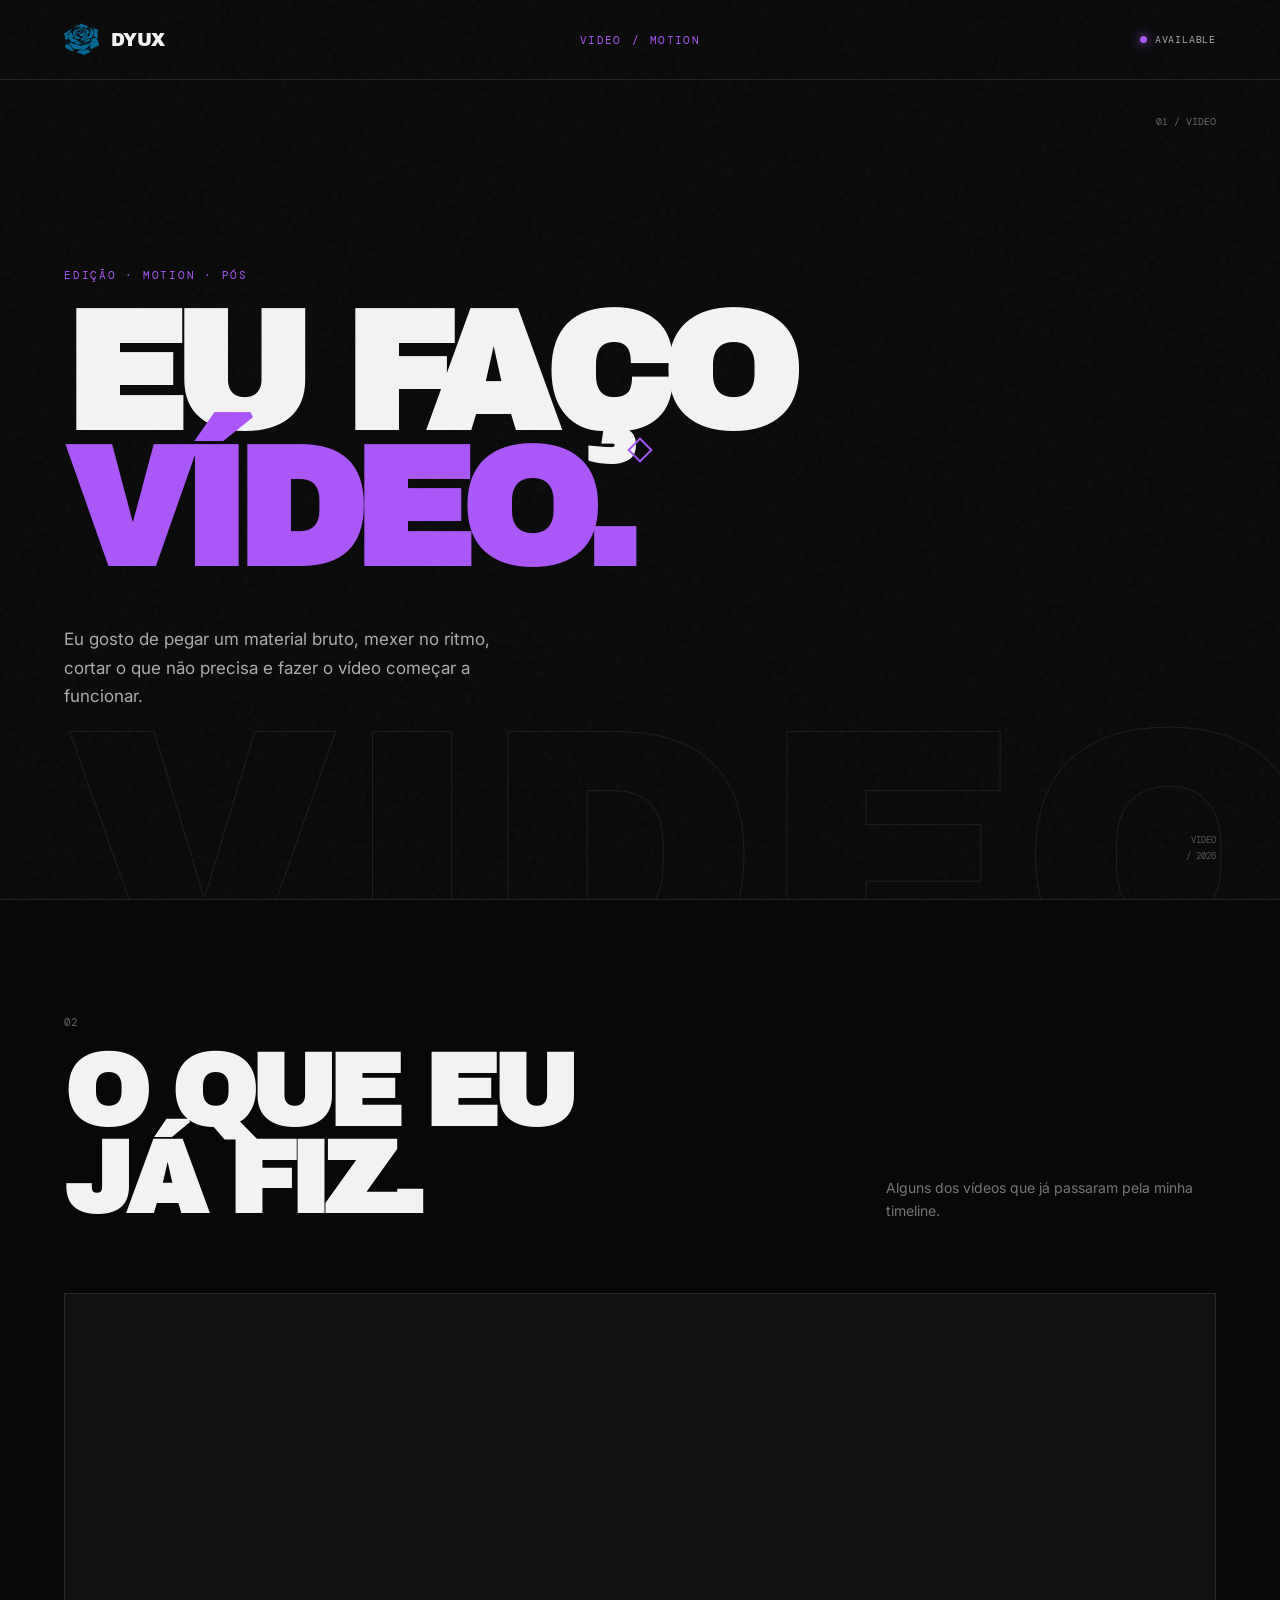
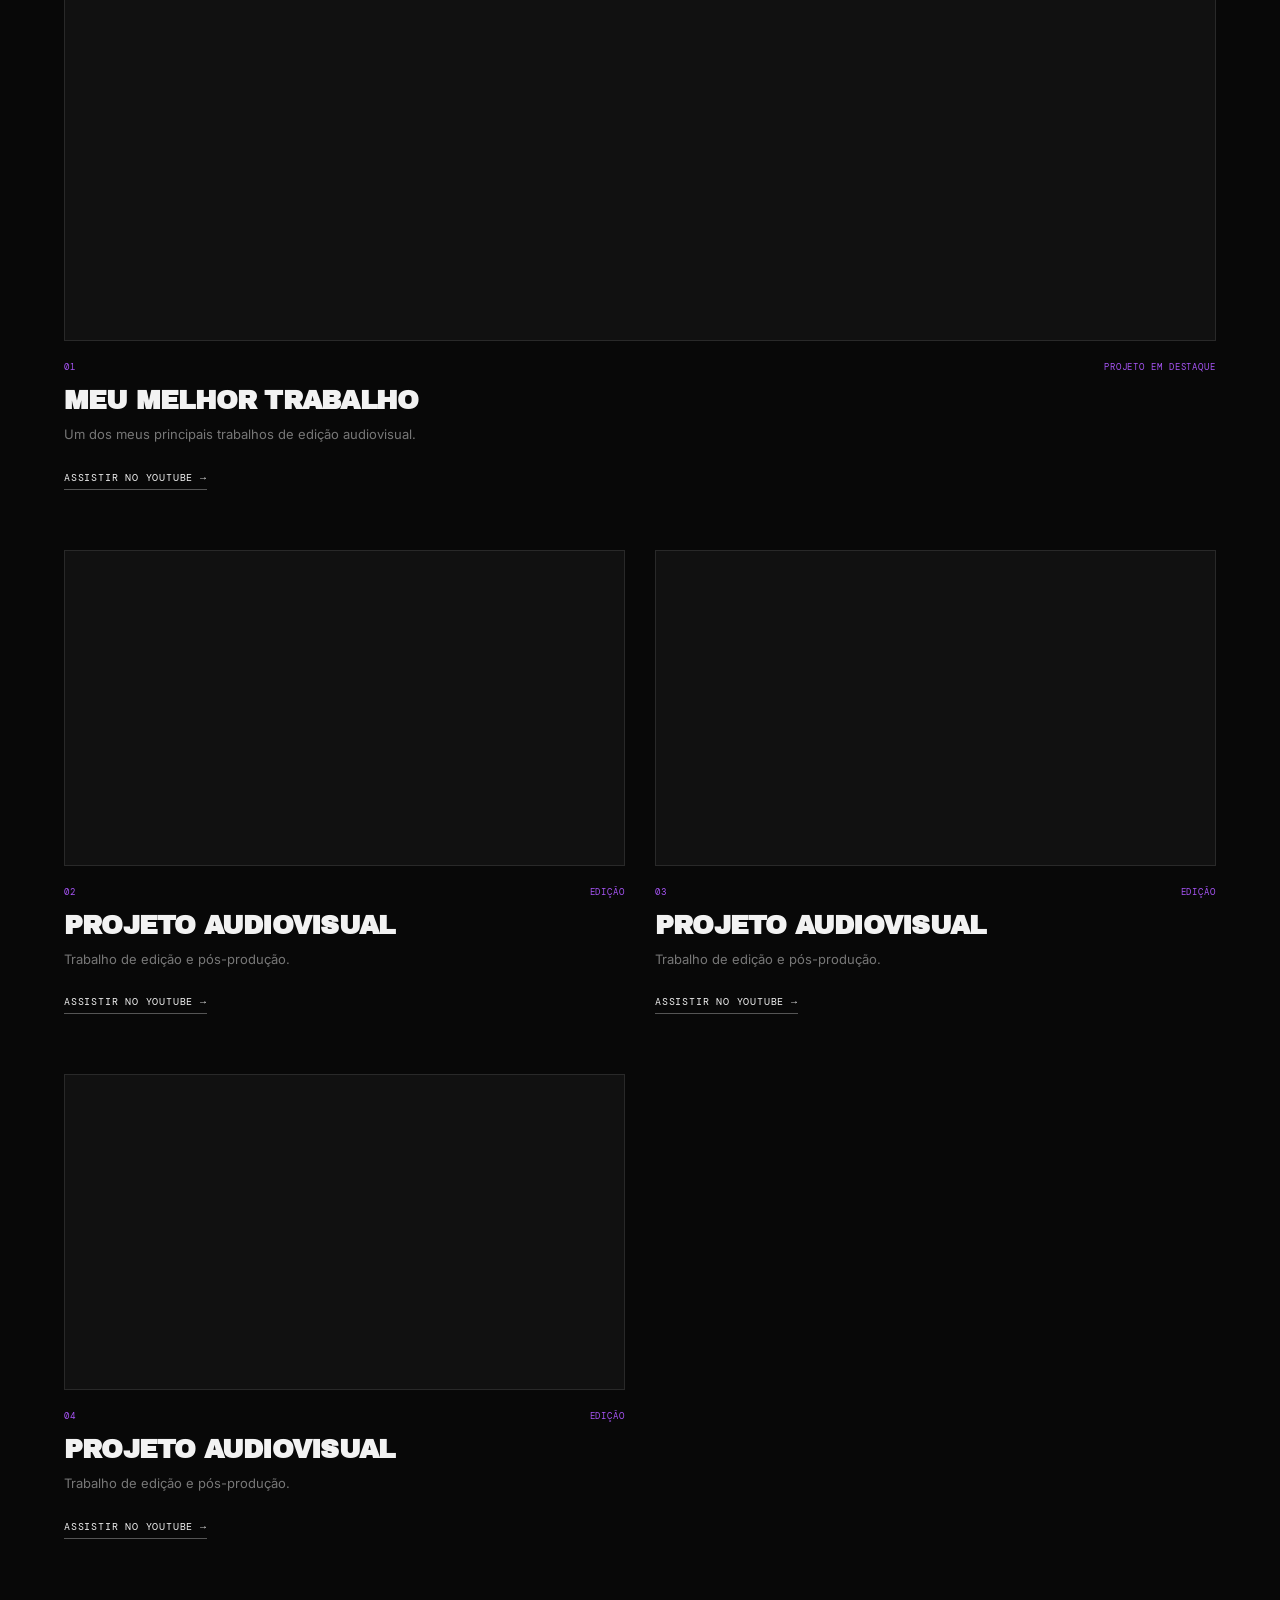
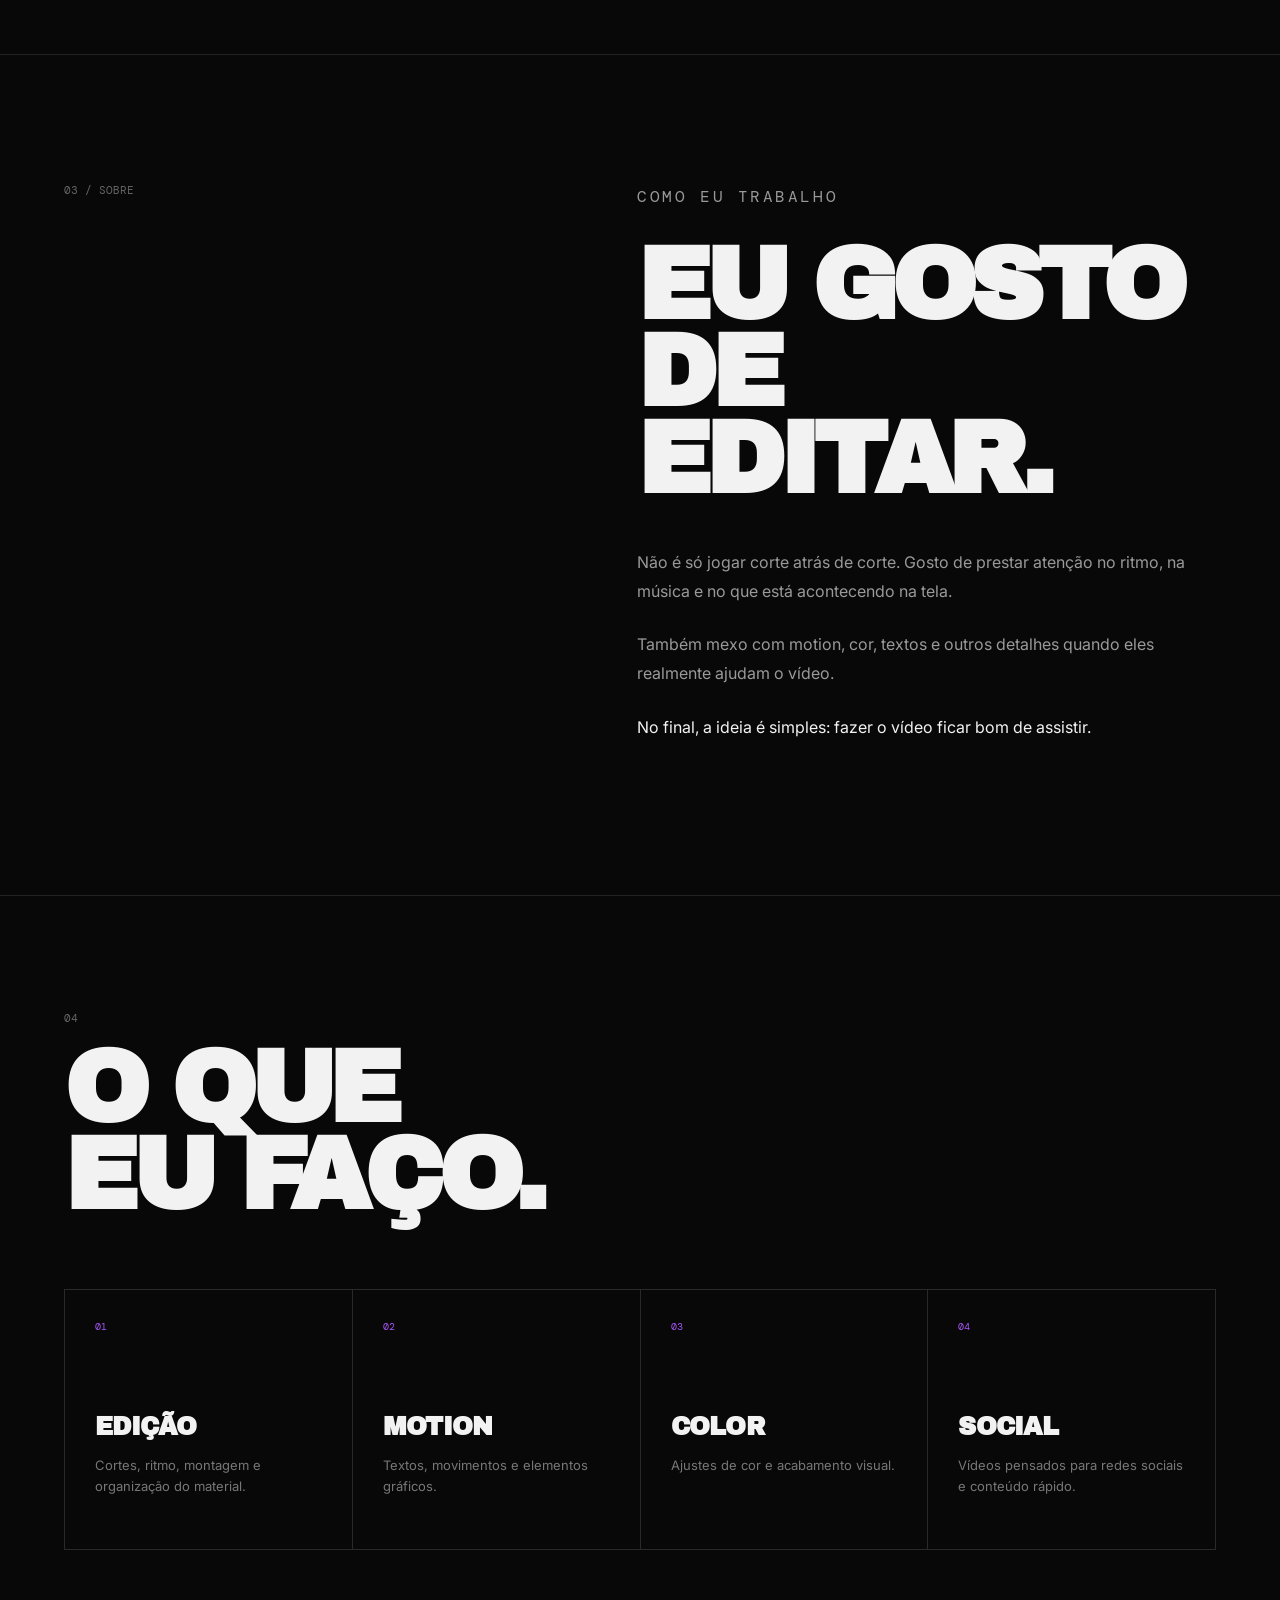
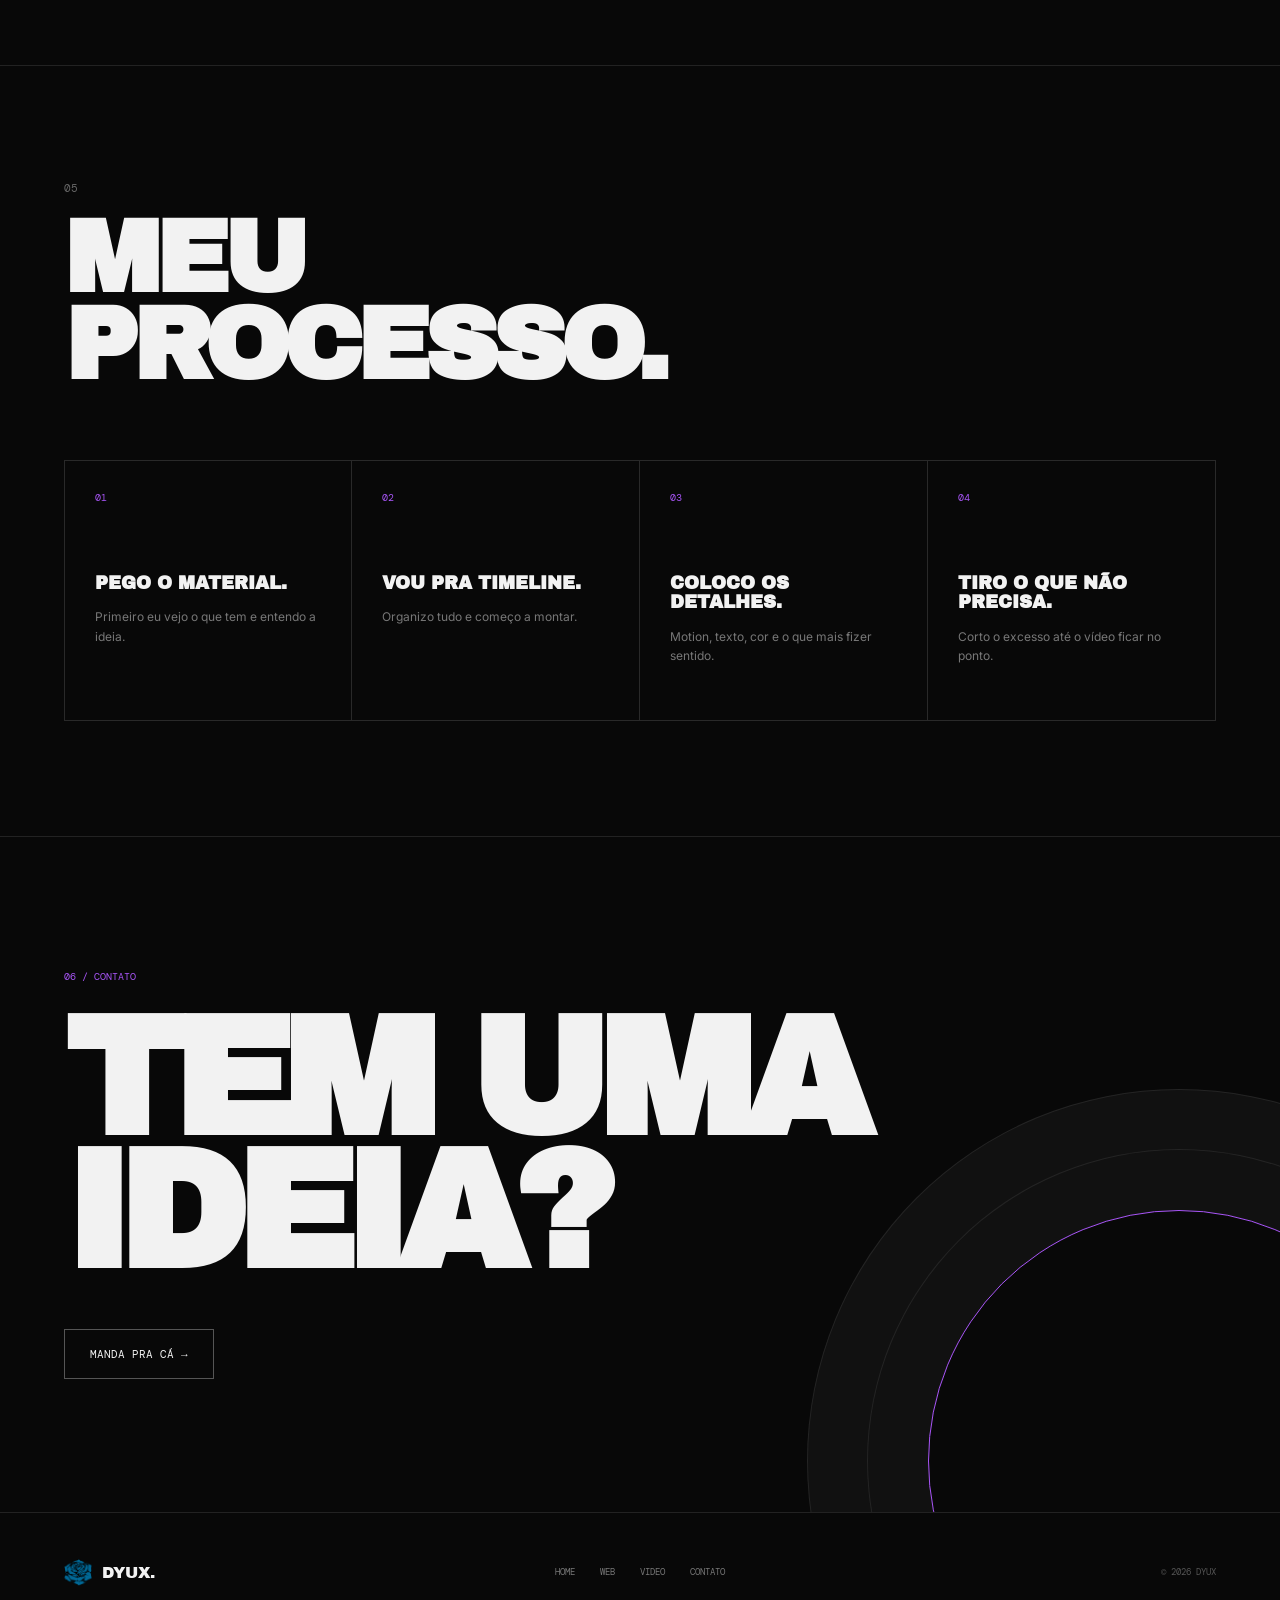
<file: video.html>
<!DOCTYPE html>
<html lang="pt-BR">
<head>
    <meta charset="UTF-8">
    <meta name="viewport" content="width=device-width, initial-scale=1.0">

    <title>DYUX — Video & Motion</title>
    <meta name="description" content="Portfólio de edição de vídeo e motion design de DYUX.">

    <link rel="icon" type="image/png" href="ado.png">

    <!-- CSS DA PÁGINA -->
    <link rel="stylesheet" href="./video.css">
</head>

<body>

    <!-- CURSOR -->
    <div class="dyux-cursor">
        <span class="cursor-dot"></span>
        <span class="cursor-label">VIEW</span>
    </div>

    <!-- HEADER -->
    <header class="site-header">

        <a href="index.html" class="brand">
            <img src="ado.png" alt="DYUX" class="logo-image">
            <span class="logo-name">DYUX</span>
        </a>

        <div class="header-center">
            <span>VIDEO</span>
            <span>/</span>
            <span>MOTION</span>
        </div>

        <div class="header-status">
            <span class="status-dot"></span>
            AVAILABLE
        </div>

        <a href="index.html" class="back-button">
            ← VOLTAR
        </a>

    </header>


    <!-- HERO -->
    <main>

        <section class="hero">

            <div class="hero-number">
                01 / VIDEO
            </div>

            <div class="hero-content">

                <p class="eyebrow">
                    EDIÇÃO · MOTION · PÓS
                </p>

                <h1>
                    EU FAÇO<br>
                    <span>VÍDEO.</span>
                </h1>

                <p class="hero-text">
                    Eu gosto de pegar um material bruto, mexer no ritmo,
                    cortar o que não precisa e fazer o vídeo começar a funcionar.
                </p>

            </div>

            <div class="hero-mark">
                VIDEO<br>
                / 2026
            </div>

        </section>


        <!-- PROJETOS -->
        <section class="projects">

            <div class="section-header">
                <div>
                    <span class="section-number">02</span>
                    <h2>O QUE EU<br>JÁ FIZ.</h2>
                </div>

                <p>
                    Alguns dos vídeos que já passaram pela minha timeline.
                </p>
            </div>


            <div class="projects-grid">

                <!-- PROJETO 01 -->
                <article class="video-card featured">

                    <div class="video-wrapper">
                        <iframe
                            src="https://www.youtube.com/embed/nBaP176tZdc"
                            title="Meu melhor trabalho"
                            frameborder="0"
                            allow="accelerometer; autoplay; clipboard-write; encrypted-media; gyroscope; picture-in-picture; web-share"
                            allowfullscreen>
                        </iframe>
                    </div>

                    <div class="video-info">

                        <div class="video-meta">
                            <span>01</span>
                            <span>PROJETO EM DESTAQUE</span>
                        </div>

                        <h3>Meu melhor trabalho</h3>

                        <p>
                            Um dos meus principais trabalhos de edição audiovisual.
                        </p>

                        <a
                            href="https://youtu.be/nBaP176tZdc"
                            target="_blank"
                            rel="noopener noreferrer"
                            class="video-link">
                            ASSISTIR NO YOUTUBE →
                        </a>

                    </div>

                </article>


                <!-- PROJETO 02 -->
                <article class="video-card">

                    <div class="video-wrapper">
                        <iframe
                            src="https://www.youtube.com/embed/249FaMEwHAo"
                            title="Projeto audiovisual 02"
                            frameborder="0"
                            allow="accelerometer; autoplay; clipboard-write; encrypted-media; gyroscope; picture-in-picture; web-share"
                            allowfullscreen>
                        </iframe>
                    </div>

                    <div class="video-info">

                        <div class="video-meta">
                            <span>02</span>
                            <span>EDIÇÃO</span>
                        </div>

                        <h3>Projeto audiovisual</h3>

                        <p>
                            Trabalho de edição e pós-produção.
                        </p>

                        <a
                            href="https://youtu.be/249FaMEwHAo"
                            target="_blank"
                            rel="noopener noreferrer"
                            class="video-link">
                            ASSISTIR NO YOUTUBE →
                        </a>

                    </div>

                </article>


                <!-- PROJETO 03 -->
                <article class="video-card">

                    <div class="video-wrapper">
                        <iframe
                            src="https://www.youtube.com/embed/MvPAEzhOKMc"
                            title="Projeto audiovisual 03"
                            frameborder="0"
                            allow="accelerometer; autoplay; clipboard-write; encrypted-media; gyroscope; picture-in-picture; web-share"
                            allowfullscreen>
                        </iframe>
                    </div>

                    <div class="video-info">

                        <div class="video-meta">
                            <span>03</span>
                            <span>EDIÇÃO</span>
                        </div>

                        <h3>Projeto audiovisual</h3>

                        <p>
                            Trabalho de edição e pós-produção.
                        </p>

                        <a
                            href="https://youtu.be/MvPAEzhOKMc"
                            target="_blank"
                            rel="noopener noreferrer"
                            class="video-link">
                            ASSISTIR NO YOUTUBE →
                        </a>

                    </div>

                </article>


                <!-- PROJETO 04 -->
                <article class="video-card">

                    <div class="video-wrapper">
                        <iframe
                            src="https://www.youtube.com/embed/0gjBY3iJ794"
                            title="Projeto audiovisual 04"
                            frameborder="0"
                            allow="accelerometer; autoplay; clipboard-write; encrypted-media; gyroscope; picture-in-picture; web-share"
                            allowfullscreen>
                        </iframe>
                    </div>

                    <div class="video-info">

                        <div class="video-meta">
                            <span>04</span>
                            <span>EDIÇÃO</span>
                        </div>

                        <h3>Projeto audiovisual</h3>

                        <p>
                            Trabalho de edição e pós-produção.
                        </p>

                        <a
                            href="https://youtu.be/0gjBY3iJ794"
                            target="_blank"
                            rel="noopener noreferrer"
                            class="video-link">
                            ASSISTIR NO YOUTUBE →
                        </a>

                    </div>

                </article>

            </div>

        </section>


        <!-- SOBRE -->
        <section class="about-video">

            <div class="about-number">
                03 / SOBRE
            </div>

            <div class="about-content">

                <p class="eyebrow">
                    COMO EU TRABALHO
                </p>

                <h2>
                    EU GOSTO<br>
                    DE EDITAR.
                </h2>

                <p>
                    Não é só jogar corte atrás de corte.
                    Gosto de prestar atenção no ritmo, na música
                    e no que está acontecendo na tela.
                </p>

                <p>
                    Também mexo com motion, cor, textos e outros
                    detalhes quando eles realmente ajudam o vídeo.
                </p>

                <p>
                    No final, a ideia é simples:
                    fazer o vídeo ficar bom de assistir.
                </p>

            </div>

        </section>


        <!-- SERVIÇOS -->
        <section class="services">

            <div class="section-header">

                <div>
                    <span class="section-number">04</span>
                    <h2>O QUE<br>EU FAÇO.</h2>
                </div>

            </div>


            <div class="services-grid">

                <article class="service">
                    <span class="service-number">01</span>
                    <h3>EDIÇÃO</h3>
                    <p>
                        Cortes, ritmo, montagem e organização do material.
                    </p>
                </article>

                <article class="service">
                    <span class="service-number">02</span>
                    <h3>MOTION</h3>
                    <p>
                        Textos, movimentos e elementos gráficos.
                    </p>
                </article>

                <article class="service">
                    <span class="service-number">03</span>
                    <h3>COLOR</h3>
                    <p>
                        Ajustes de cor e acabamento visual.
                    </p>
                </article>

                <article class="service">
                    <span class="service-number">04</span>
                    <h3>SOCIAL</h3>
                    <p>
                        Vídeos pensados para redes sociais e conteúdo rápido.
                    </p>
                </article>

            </div>

        </section>


        <!-- PROCESSO -->
        <section class="process">

            <div class="section-header">

                <div>
                    <span class="section-number">05</span>
                    <h2>MEU<br>PROCESSO.</h2>
                </div>

            </div>


            <div class="process-grid">

                <div class="process-item">
                    <span>01</span>
                    <h3>PEGO O MATERIAL.</h3>
                    <p>
                        Primeiro eu vejo o que tem e entendo a ideia.
                    </p>
                </div>

                <div class="process-item">
                    <span>02</span>
                    <h3>VOU PRA TIMELINE.</h3>
                    <p>
                        Organizo tudo e começo a montar.
                    </p>
                </div>

                <div class="process-item">
                    <span>03</span>
                    <h3>COLOCO OS DETALHES.</h3>
                    <p>
                        Motion, texto, cor e o que mais fizer sentido.
                    </p>
                </div>

                <div class="process-item">
                    <span>04</span>
                    <h3>TIRO O QUE NÃO PRECISA.</h3>
                    <p>
                        Corto o excesso até o vídeo ficar no ponto.
                    </p>
                </div>

            </div>

        </section>


        <!-- CTA -->
        <section class="video-cta">

            <span class="cta-label">
                06 / CONTATO
            </span>

            <h2>
                TEM UMA<br>
                IDEIA?
            </h2>

            <a href="contato.html" class="cta-button">
                MANDA PRA CÁ →
            </a>

        </section>

    </main>


    <!-- FOOTER -->
    <footer class="site-footer">

        <div class="footer-brand">
            <img src="ado.png" alt="DYUX">
            <span>DYUX.</span>
        </div>

        <div class="footer-links">
            <a href="index.html">HOME</a>
            <a href="dev.html">WEB</a>
            <a href="video.html">VIDEO</a>
            <a href="contato.html">CONTATO</a>
        </div>

        <span class="footer-copy">
            © 2026 DYUX
        </span>

    </footer>


    <!-- CURSOR SCRIPT -->
    <script>
        const cursor = document.querySelector(".dyux-cursor");

        let mouseX = window.innerWidth / 2;
        let mouseY = window.innerHeight / 2;

        let currentX = mouseX;
        let currentY = mouseY;

        let previousX = mouseX;
        let previousY = mouseY;

        document.addEventListener("mousemove", (event) => {
            mouseX = event.clientX;
            mouseY = event.clientY;
        });

        function animateCursor() {

            const dx = mouseX - currentX;
            const dy = mouseY - currentY;

            currentX += dx * 0.16;
            currentY += dy * 0.16;

            const velocityX = mouseX - previousX;
            const velocityY = mouseY - previousY;

            const speed = Math.min(
                Math.sqrt(
                    velocityX * velocityX +
                    velocityY * velocityY
                ),
                35
            );

            const stretch = 1 + speed * 0.018;

            const angle =
                Math.atan2(velocityY, velocityX) * 180 / Math.PI;

            cursor.style.left = `${currentX}px`;
            cursor.style.top = `${currentY}px`;

            cursor.style.setProperty(
                "--cursor-speed",
                speed
            );

            cursor.style.setProperty(
                "--cursor-angle",
                `${angle}deg`
            );

            cursor.style.setProperty(
                "--cursor-stretch",
                stretch
            );

            previousX = mouseX;
            previousY = mouseY;

            requestAnimationFrame(animateCursor);
        }

        animateCursor();


        document.querySelectorAll("a").forEach(link => {

            link.addEventListener("mouseenter", () => {
                cursor.classList.add("is-link");

                const label = cursor.querySelector(".cursor-label");

                if (link.classList.contains("video-link")) {
                    label.textContent = "OPEN";
                } else {
                    label.textContent = "VIEW";
                }
            });

            link.addEventListener("mouseleave", () => {
                cursor.classList.remove("is-link");
            });

        });


        document.addEventListener("mousedown", () => {
            cursor.classList.add("is-clicking");
        });

        document.addEventListener("mouseup", () => {
            cursor.classList.remove("is-clicking");
        });


        if (window.matchMedia("(pointer: coarse)").matches) {
            cursor.style.display = "none";
        }
    </script>

</body>
</html>
</file>
<file: style.css>
@import url('https://fonts.googleapis.com/css2?family=Archivo+Black&family=DM+Mono:wght@400;500&family=Inter:wght@400;500;600;700&display=swap');


/* =========================================================
   VARIABLES
========================================================= */

:root {
    --black: #111;
    --paper: #e9e7df;
    --white: #f2f2f2;
    --gray: #8b8b8b;
    --dark-gray: #252525;

    --purple: #a855f7;
    --blue: #43c6ff;

    --border: rgba(255, 255, 255, 0.14);

    --display:
        "Archivo Black",
        Impact,
        sans-serif;

    --mono:
        "DM Mono",
        monospace;
}


/* =========================================================
   RESET
========================================================= */

* {
    margin: 0;
    padding: 0;
    box-sizing: border-box;
}

html {
    scroll-behavior: smooth;
}

body {
    background: var(--black);
    color: var(--white);

    font-family:
        "Inter",
        Arial,
        sans-serif;

    overflow-x: hidden;
}


/* =========================================================
   GRAIN GLOBAL
========================================================= */

body::before {
    content: "";

    position: fixed;
    inset: 0;

    pointer-events: none;

    z-index: 9999;

    opacity: 0.055;

    background-image:
        url("data:image/svg+xml,%3Csvg viewBox='0 0 180 180' xmlns='http://www.w3.org/2000/svg'%3E%3Cfilter id='n'%3E%3CfeTurbulence type='fractalNoise' baseFrequency='.85' numOctaves='4' stitchTiles='stitch'/%3E%3C/filter%3E%3Crect width='100%25' height='100%25' filter='url(%23n)' opacity='.8'/%3E%3C/svg%3E");

    mix-blend-mode: screen;
}


/* =========================================================
   HEADER
========================================================= */

.site-header {
    position: fixed;

    top: 0;
    left: 0;

    width: 100%;

    z-index: 1000;

    border-bottom:
        1px solid var(--border);

    background:
        rgba(17, 17, 17, 0.88);

    backdrop-filter:
        blur(12px);

    -webkit-backdrop-filter:
        blur(12px);
}

.navbar {
    width:
        min(1500px, 100%);

    height: 76px;

    margin: auto;

    padding:
        0 35px;

    display: flex;

    align-items: center;

    justify-content: space-between;
}


/* =========================================================
   LOGO
========================================================= */

.logo {
    display: flex;

    align-items: center;

    gap: 10px;

    color: var(--white);

    text-decoration: none;
}

.logo-image {
    width: 35px;
    height: 35px;

    object-fit: contain;

    transform:
        rotate(-4deg);
}

.logo-name {
    font-family:
        var(--display);

    font-size: 22px;

    letter-spacing: -1px;
}


/* =========================================================
   NAV META
========================================================= */

.nav-meta {
    display: flex;

    align-items: center;

    gap: 30px;

    font-family:
        var(--mono);

    font-size: 9px;

    letter-spacing: 1px;

    color: #777;
}

.status {
    color: #aaa;
}


/* =========================================================
   MENU
========================================================= */

.menu-button {
    width: 42px;
    height: 42px;

    padding: 10px;

    display: flex;

    flex-direction: column;

    justify-content: center;

    gap: 5px;

    border:
        1px solid var(--border);

    background:
        transparent;
}

.menu-button span {
    width: 100%;
    height: 1px;

    background:
        var(--white);

    display: block;
}

.menu-button span:nth-child(2) {
    width: 65%;
}


/* =========================================================
   HERO
========================================================= */

.hero {
    min-height: 100vh;

    position: relative;

    display: flex;

    align-items: center;

    padding:
        150px 7vw 100px;

    overflow: hidden;

    background:
        radial-gradient(
            circle at 80% 20%,
            rgba(168, 85, 247, 0.16),
            transparent 25%
        ),
        radial-gradient(
            circle at 20% 80%,
            rgba(67, 198, 255, 0.10),
            transparent 25%
        ),
        #111;
}

.hero::before {
    content: "";

    position: absolute;

    inset: 0;

    pointer-events: none;

    background:
        linear-gradient(
            90deg,
            transparent 49.9%,
            rgba(255,255,255,0.05) 50%,
            transparent 50.1%
        );
}

.hero-noise {
    position: absolute;

    inset: 0;

    pointer-events: none;

    opacity: 0.25;

    background:
        repeating-linear-gradient(
            0deg,
            transparent 0,
            transparent 3px,
            rgba(255,255,255,0.015) 4px
        );
}

.hero-content {
    position: relative;

    z-index: 2;

    width:
        min(1100px, 100%);
}

.hero-label {
    margin-bottom: 25px;

    color:
        var(--purple);

    font-family:
        var(--mono);

    font-size: 11px;

    letter-spacing: 3px;
}

.hero h1 {
    max-width: 1000px;

    font-family:
        var(--display);

    font-size:
        clamp(70px, 11vw, 175px);

    line-height: 0.82;

    letter-spacing: -7px;

    text-transform: uppercase;
}

.hero h1 span {
    display: block;

    color: transparent;

    -webkit-text-stroke:
        2px var(--white);

    transform:
        translateX(5vw)
        rotate(-1deg);
}


/* =========================================================
   HERO BOTTOM
========================================================= */

.hero-bottom {
    margin-top: 55px;

    display: flex;

    align-items: flex-end;

    justify-content: space-between;

    max-width: 900px;
}

.hero-description {
    max-width: 470px;

    color: #aaa;

    font-size: 16px;

    line-height: 1.7;
}

.hero-signature {
    display: flex;

    flex-direction: column;

    align-items: flex-end;

    transform:
        rotate(-5deg);
}

.hero-signature span {
    font-family:
        var(--display);

    font-size: 30px;

    letter-spacing: -2px;
}

.hero-signature small {
    font-family:
        var(--mono);

    font-size: 8px;

    color:
        var(--gray);
}


/* =========================================================
   BUTTONS
========================================================= */

.hero-actions {
    margin-top: 45px;

    display: flex;

    gap: 12px;
}

.button {
    min-width: 180px;

    padding:
        15px 20px;

    display: inline-flex;

    align-items: center;

    justify-content: space-between;

    font-family:
        var(--mono);

    font-size: 10px;

    letter-spacing: 1px;

    text-decoration: none;

    transition: 0.3s;
}

.button-primary {
    background:
        var(--white);

    color:
        var(--black);
}

.button-primary:hover {
    background:
        var(--purple);

    color: white;

    transform:
        translateY(-4px)
        rotate(-1deg);
}

.button-secondary {
    border:
        1px solid var(--border);

    color:
        var(--white);
}

.button-secondary:hover {
    border-color:
        var(--blue);

    transform:
        translateY(-4px)
        rotate(1deg);
}


/* =========================================================
   HERO DECORAÇÕES
========================================================= */

.hero-sticker {
    position: absolute;

    z-index: 3;

    padding:
        9px 14px;

    border:
        1px solid rgba(255,255,255,0.25);

    font-family:
        var(--mono);

    font-size: 8px;

    letter-spacing: 2px;

    background:
        var(--paper);

    color:
        var(--black);
}

.sticker-top {
    top: 145px;

    right: 8vw;

    transform:
        rotate(5deg);
}

.sticker-side {
    right: 3vw;

    bottom: 17%;

    transform:
        rotate(-8deg);

    background:
        var(--purple);

    color:
        white;

    border: none;
}


/* =========================================================
   HERO NUMBER
========================================================= */

.hero-number {
    position: absolute;

    right: 5vw;

    bottom: 5vh;

    font-family:
        var(--display);

    font-size:
        clamp(100px, 18vw, 300px);

    line-height: 1;

    color:
        rgba(255,255,255,0.025);

    user-select: none;
}

.hero-tag {
    position: absolute;

    right: 8vw;

    top: 50%;

    display: flex;

    flex-direction: column;

    font-family:
        var(--mono);

    font-size: 8px;

    letter-spacing: 3px;

    color: #555;

    transform:
        rotate(90deg);
}


/* =========================================================
   SECTIONS
========================================================= */

.works,
.featured,
.about {
    width:
        min(1500px, 100%);

    margin: auto;

    padding:
        140px 7vw;
}

.section-header {
    display: grid;

    grid-template-columns:
        0.6fr 1.4fr 0.6fr;

    align-items: end;

    gap: 30px;

    padding-bottom: 25px;

    border-bottom:
        1px solid var(--border);

    margin-bottom: 60px;
}

.section-number {
    display: block;

    margin-bottom: 8px;

    font-family:
        var(--mono);

    font-size: 10px;

    color:
        var(--purple);
}

.section-label {
    font-family:
        var(--mono);

    font-size: 9px;

    color: #666;

    letter-spacing: 2px;
}

.section-header h2 {
    font-family:
        var(--display);

    font-size:
        clamp(50px, 7vw, 100px);

    line-height: 0.85;

    letter-spacing: -4px;
}

.section-header h2 span {
    color:
        var(--purple);
}

.section-description {
    color: #777;

    font-size: 12px;

    line-height: 1.6;
}


/* =========================================================
   WORK GRID
========================================================= */

.work-grid {
    display: grid;

    grid-template-columns:
        1fr 1fr;

    gap: 20px;
}

.work-card {
    position: relative;

    min-height: 570px;

    overflow: hidden;

    color: white;

    text-decoration: none;

    border:
        1px solid var(--border);

    transition:
        transform
        0.5s
        cubic-bezier(0.22, 1, 0.36, 1),

        border-color
        0.3s;
}

.work-card:hover {
    transform:
        translateY(-10px)
        rotate(-0.5deg);

    border-color:
        rgba(255,255,255,0.35);
}


/* =========================================================
   CARD BACKGROUND
========================================================= */

.card-background {
    position: absolute;

    inset: 0;

    overflow: hidden;
}

.work-web .card-background {
    background:
        radial-gradient(
            circle at 70% 30%,
            rgba(67,198,255,0.25),
            transparent 30%
        ),
        #0b1317;
}

.work-video .card-background {
    background:
        radial-gradient(
            circle at 30% 30%,
            rgba(168,85,247,0.28),
            transparent 30%
        ),
        #160d1d;
}


/* =========================================================
   GRAFFITI
========================================================= */

.graffiti {
    position: absolute;

    left: -20px;

    bottom: 30px;

    font-family:
        var(--display);

    font-size:
        clamp(100px, 15vw, 240px);

    line-height: 0.7;

    color: transparent;

    -webkit-text-stroke:
        1px rgba(255,255,255,0.12);

    transform:
        rotate(-7deg);

    user-select: none;
}

.work-video .graffiti {
    transform:
        rotate(7deg);

    color:
        rgba(168,85,247,0.05);

    -webkit-text-stroke-color:
        rgba(168,85,247,0.35);
}

.work-web .graffiti {
    color:
        rgba(67,198,255,0.04);

    -webkit-text-stroke-color:
        rgba(67,198,255,0.35);
}


/* =========================================================
   CARD SYMBOL
========================================================= */

.card-symbol {
    position: absolute;

    right: 30px;

    top: 25px;

    font-family:
        var(--display);

    font-size: 90px;

    color:
        rgba(255,255,255,0.04);

    transform:
        rotate(15deg);
}


/* =========================================================
   CARD CONTENT
========================================================= */

.card-content {
    position: relative;

    z-index: 2;

    height: 100%;

    min-height: 570px;

    padding: 30px;

    display: flex;

    flex-direction: column;

    justify-content: space-between;
}

.card-top {
    display: flex;

    justify-content: space-between;

    font-family:
        var(--mono);

    font-size: 9px;

    color: #777;

    letter-spacing: 1px;
}

.card-content h3 {
    max-width: 600px;

    font-family:
        var(--display);

    font-size:
        clamp(45px, 5vw, 75px);

    line-height: 0.85;

    letter-spacing: -3px;
}

.card-content h3 span {
    display: block;
}

.work-web h3 span {
    color:
        var(--blue);
}

.work-video h3 span {
    color:
        var(--purple);
}

.card-content p {
    max-width: 350px;

    margin-top: 25px;

    color: #999;

    font-size: 13px;

    line-height: 1.6;
}


/* =========================================================
   CARD FOOTER
========================================================= */

.card-footer {
    padding-top: 20px;

    display: flex;

    justify-content: space-between;

    align-items: center;

    border-top:
        1px solid var(--border);

    font-family:
        var(--mono);

    font-size: 8px;

    color: #666;
}

.card-footer strong {
    color: white;

    font-size: 9px;

    transition: 0.3s;
}

.work-card:hover .card-footer strong {
    transform:
        translateX(5px);
}


/* =========================================================
   FEATURED
========================================================= */

.featured {
    position: relative;

    border-top:
        1px solid var(--border);

    border-bottom:
        1px solid var(--border);

    max-width: none;

    padding-left: 7vw;
    padding-right: 7vw;

    overflow: hidden;

    background:
        linear-gradient(
            120deg,
            #191919,
            #101010
        );
}

.featured-label {
    display: flex;

    gap: 15px;

    align-items: center;

    font-family:
        var(--mono);

    font-size: 9px;

    color: #666;
}

.featured-label span {
    color:
        var(--purple);
}

.featured-content {
    max-width: 1500px;

    margin:
        70px auto 0;

    display: grid;

    grid-template-columns:
        1.4fr 0.6fr;

    gap: 80px;
}

.featured-title p {
    margin-bottom: 20px;

    color:
        var(--purple);

    font-family:
        var(--mono);

    font-size: 10px;

    letter-spacing: 3px;
}

.featured-title h2 {
    font-family:
        var(--display);

    font-size:
        clamp(60px, 9vw, 140px);

    line-height: 0.82;

    letter-spacing: -6px;
}

.featured-title h2 span {
    display: block;

    color: transparent;

    -webkit-text-stroke:
        1px var(--white);
}

.featured-info {
    align-self: end;

    padding-bottom: 15px;
}

.featured-info > p {
    max-width: 400px;

    color: #999;

    font-size: 14px;

    line-height: 1.7;
}

.featured-tech {
    display: flex;

    flex-wrap: wrap;

    gap: 7px;

    margin-top: 30px;
}

.featured-tech span {
    padding:
        7px 10px;

    border:
        1px solid var(--border);

    font-family:
        var(--mono);

    font-size: 8px;

    color: #777;
}

.text-link {
    display: inline-flex;

    gap: 15px;

    margin-top: 35px;

    color: white;

    font-family:
        var(--mono);

    font-size: 9px;

    letter-spacing: 1px;

    text-decoration: none;
}

.text-link span {
    transition: 0.3s;
}

.text-link:hover span {
    transform:
        translate(5px, -5px);
}

.featured-stamp {
    position: absolute;

    right: 8vw;

    top: 30%;

    width: 110px;
    height: 110px;

    border:
        2px solid var(--purple);

    border-radius: 50%;

    display: flex;

    flex-direction: column;

    align-items: center;

    justify-content: center;

    font-family:
        var(--mono);

    font-size: 8px;

    color:
        var(--purple);

    transform:
        rotate(15deg);
}


/* =========================================================
   ABOUT
========================================================= */

.about {
    border-bottom:
        1px solid var(--border);
}

.about-grid {
    display: grid;

    grid-template-columns:
        1fr 1fr;

    gap: 100px;
}

.about-statement p {
    max-width: 650px;

    font-family:
        var(--display);

    font-size:
        clamp(45px, 6vw, 85px);

    line-height: 0.9;

    letter-spacing: -4px;
}

.about-statement > span {
    display: block;

    margin-top: 35px;

    font-family:
        var(--mono);

    font-size: 9px;

    color:
        var(--purple);

    letter-spacing: 2px;
}

.about-text {
    align-self: end;
}

.about-text p {
    max-width: 500px;

    margin-bottom: 25px;

    color: #999;

    font-size: 14px;

    line-height: 1.8;
}


/* =========================================================
   CTA
========================================================= */

.cta {
    min-height: 85vh;

    position: relative;

    overflow: hidden;

    padding:
        150px 7vw;

    display: flex;

    flex-direction: column;

    align-items: center;

    justify-content: center;

    text-align: center;

    background:
        var(--paper);

    color:
        var(--black);
}

.cta-background {
    position: absolute;

    inset: 0;

    display: flex;

    flex-direction: column;

    justify-content: center;

    overflow: hidden;

    pointer-events: none;

    opacity: 0.06;

    font-family:
        var(--display);

    font-size: 18vw;

    line-height: 0.65;

    white-space: nowrap;

    transform:
        rotate(-8deg);
}

.cta-label {
    position: relative;

    z-index: 2;

    font-family:
        var(--mono);

    font-size: 9px;

    letter-spacing: 3px;
}

.cta h2 {
    position: relative;

    z-index: 2;

    max-width: 1100px;

    margin-top: 25px;

    font-family:
        var(--display);

    font-size:
        clamp(60px, 9vw, 140px);

    line-height: 0.82;

    letter-spacing: -6px;
}

.cta h2 span {
    display: block;

    color:
        var(--purple);
}

.cta-description {
    position: relative;

    z-index: 2;

    max-width: 400px;

    margin-top: 35px;

    color: #555;

    font-size: 13px;
}

.cta-button {
    position: relative;

    z-index: 2;

    margin-top: 40px;

    padding:
        17px 25px;

    display: inline-flex;

    gap: 30px;

    align-items: center;

    background:
        var(--black);

    color: white;

    text-decoration: none;

    font-family:
        var(--mono);

    font-size: 9px;

    letter-spacing: 1px;

    transition: 0.3s;
}

.cta-button:hover {
    background:
        var(--purple);

    transform:
        translateY(-5px)
        rotate(-1deg);
}


/* =========================================================
   FOOTER
========================================================= */

.footer {
    min-height: 100px;

    padding:
        25px 7vw;

    display: grid;

    grid-template-columns:
        1fr 1fr 1fr;

    align-items: center;

    border-top:
        1px solid var(--border);

    background:
        #111;
}

.footer-logo {
    display: flex;

    align-items: center;

    gap: 10px;

    font-family:
        var(--display);

    font-size: 18px;
}

.footer-mark {
    width: 28px;
    height: 28px;

    display: grid;

    place-items: center;

    background: white;

    color: #111;

    font-size: 13px;

    transform:
        rotate(-4deg);
}

.footer-center {
    display: flex;

    flex-direction: column;

    align-items: center;

    gap: 5px;

    font-family:
        var(--mono);

    font-size: 8px;

    color: #555;
}

.footer-links {
    display: flex;

    justify-content: flex-end;

    gap: 25px;
}

.footer-links a {
    color: #777;

    text-decoration: none;

    font-family:
        var(--mono);

    font-size: 8px;

    transition: 0.3s;
}

.footer-links a:hover {
    color: white;
}


/* =========================================================
   DYUX CUSTOM CURSOR
========================================================= */

@media (pointer: fine) {

    * {
        cursor: none !important;
    }

    .dyux-cursor {
        --cursor-speed: 0;
        --cursor-angle: 0deg;
        --cursor-stretch: 1;

        position: fixed;

        top: 0;
        left: 0;

        width: 1px;
        height: 1px;

        pointer-events: none;

        z-index: 100000;

        transform:
            translate(-50%, -50%);

        will-change:
            left,
            top;

        transition:
            opacity 0.25s ease;
    }


    /* =====================================================
       RASTRO / GLOW
    ===================================================== */

    .cursor-trail {
        position: absolute;

        left: 50%;
        top: 50%;

        width: 65px;
        height: 65px;

        transform:
            translate(-50%, -50%);

        border-radius: 50%;

        background:
            radial-gradient(
                circle,
                rgba(168,85,247,0.14),
                transparent 68%
            );

        filter:
            blur(6px);

        opacity: 0.6;

        transition:
            width 0.4s ease,
            height 0.4s ease,
            opacity 0.3s ease;
    }


    /* =====================================================
       CÍRCULO PRINCIPAL
    ===================================================== */

    .cursor-main {
        position: absolute;

        left: 0;
        top: 0;

        width: 18px;
        height: 18px;

        transform:
            translate(-50%, -50%)
            rotate(var(--cursor-angle))
            scaleX(var(--cursor-stretch));

        border:
            1px solid white;

        border-radius: 50%;

        mix-blend-mode:
            difference;

        transition:
            width 0.35s cubic-bezier(.2,.8,.2,1),
            height 0.35s cubic-bezier(.2,.8,.2,1),
            border-color 0.25s ease;
    }


    /* =====================================================
       PONTO
    ===================================================== */

    .cursor-main span {
        position: absolute;

        left: 50%;
        top: 50%;

        width: 4px;
        height: 4px;

        transform:
            translate(-50%, -50%);

        border-radius: 50%;

        background: white;

        transition:
            width 0.25s ease,
            height 0.25s ease,
            background 0.25s ease;
    }


    /* =====================================================
       CRUZ
    ===================================================== */

    .cursor-cross {
        position: absolute;

        left: 50%;
        top: 50%;

        width: 34px;
        height: 1px;

        background: white;

        opacity: 0.4;

        transform-origin: center;

        mix-blend-mode:
            difference;
    }

    .cursor-cross-x {
        transform:
            translate(-50%, -50%)
            rotate(45deg);
    }

    .cursor-cross-y {
        transform:
            translate(-50%, -50%)
            rotate(-45deg);
    }


    /* =====================================================
       ÓRBITA
    ===================================================== */

    .cursor-orbit {
        position: absolute;

        left: 50%;
        top: 50%;

        width: 48px;
        height: 48px;

        transform:
            translate(-50%, -50%);

        border:
            1px dashed rgba(255,255,255,0.35);

        border-radius: 50%;

        animation:
            cursorOrbit
            8s
            linear
            infinite;

        transition:
            width 0.5s cubic-bezier(.2,.8,.2,1),
            height 0.5s cubic-bezier(.2,.8,.2,1),
            border-color 0.3s ease;
    }


    /* =====================================================
       LABEL
    ===================================================== */

    .cursor-label {
        position: absolute;

        left: 38px;
        top: 50%;

        transform:
            translateY(-50%)
            translateX(-10px);

        padding:
            5px 8px;

        border:
            1px solid rgba(255,255,255,0.35);

        background:
            rgba(17,17,17,0.8);

        backdrop-filter:
            blur(5px);

        font-family:
            var(--mono);

        font-size: 8px;

        letter-spacing: 2px;

        color: white;

        opacity: 0;

        white-space: nowrap;

        transition:
            opacity 0.2s ease,
            transform 0.35s cubic-bezier(.2,.8,.2,1);
    }


    /* =====================================================
       HOVER
    ===================================================== */

    .dyux-cursor.cursor-hover .cursor-main {
        width: 38px;
        height: 38px;

        border-color:
            var(--purple);
    }

    .dyux-cursor.cursor-hover .cursor-main span {
        width: 7px;
        height: 7px;

        background:
            var(--purple);

        box-shadow:
            0 0 15px
            rgba(168,85,247,0.8);
    }

    .dyux-cursor.cursor-hover .cursor-orbit {
        width: 62px;
        height: 62px;

        border-color:
            rgba(168,85,247,0.65);
    }

    .dyux-cursor.cursor-hover .cursor-cross {
        opacity: 0.8;

        background:
            var(--purple);
    }

    .dyux-cursor.cursor-hover .cursor-trail {
        width: 95px;
        height: 95px;

        opacity: 0.8;
    }

    .dyux-cursor.cursor-hover .cursor-label {
        opacity: 1;

        transform:
            translateY(-50%)
            translateX(0);
    }


    /* =====================================================
       CLICK
    ===================================================== */

    .dyux-cursor.cursor-click .cursor-main {
        width: 12px;
        height: 12px;

        border-color:
            var(--blue);
    }

    .dyux-cursor.cursor-click .cursor-orbit {
        width: 80px;
        height: 80px;

        border-color:
            var(--blue);
    }

    .dyux-cursor.cursor-click .cursor-trail {
        width: 120px;
        height: 120px;

        opacity: 0;
    }


    /* =====================================================
       CURSOR FORA DA TELA
    ===================================================== */

    .dyux-cursor.cursor-hidden {
        opacity: 0;
    }


    /* =====================================================
       ROTAÇÃO
    ===================================================== */

    @keyframes cursorOrbit {

        from {
            transform:
                translate(-50%, -50%)
                rotate(0deg);
        }

        to {
            transform:
                translate(-50%, -50%)
                rotate(360deg);
        }
    }
}


/* =========================================================
   MOBILE
========================================================= */

@media (pointer: coarse) {

    .dyux-cursor {
        display: none;
    }
}


/* =========================================================
   TABLET / MOBILE
========================================================= */

@media (max-width: 900px) {

    .navbar {
        height: 68px;

        padding:
            0 20px;
    }

    .nav-meta {
        display: none;
    }

    .hero {
        padding:
            130px 25px 80px;
    }

    .hero h1 {
        font-size:
            clamp(
                60px,
                16vw,
                100px
            );

        letter-spacing:
            -4px;
    }

    .hero h1 span {
        transform:
            translateX(0);
    }

    .hero-bottom {
        align-items:
            flex-start;

        flex-direction:
            column;

        gap: 30px;
    }

    .hero-signature {
        align-items:
            flex-start;
    }

    .hero-actions {
        flex-direction:
            column;

        width: 100%;
    }

    .button {
        width: 100%;
    }

    .hero-number {
        right: -20px;

        bottom: 30px;

        font-size: 150px;
    }

    .hero-tag {
        display: none;
    }

    .sticker-top {
        top: 100px;

        right: 20px;
    }

    .sticker-side {
        display: none;
    }

    .works,
    .featured,
    .about {
        padding:
            100px 25px;
    }

    .section-header {
        grid-template-columns:
            1fr;

        gap: 20px;

        margin-bottom: 45px;
    }

    .section-header h2 {
        font-size: 60px;
    }

    .work-grid {
        grid-template-columns:
            1fr;
    }

    .work-card,
    .card-content {
        min-height: 500px;
    }

    .card-content {
        padding: 25px;
    }

    .card-content h3 {
        font-size: 50px;
    }

    .featured-content {
        grid-template-columns:
            1fr;

        gap: 50px;

        margin-top: 50px;
    }

    .featured-title h2 {
        font-size: 65px;

        letter-spacing:
            -4px;
    }

    .featured-stamp {
        display: none;
    }

    .about-grid {
        grid-template-columns:
            1fr;

        gap: 60px;
    }

    .about-statement p {
        font-size: 55px;
    }

    .cta {
        min-height: 75vh;

        padding:
            100px 25px;
    }

    .cta h2 {
        font-size: 60px;

        letter-spacing:
            -4px;
    }

    .footer {
        grid-template-columns:
            1fr;

        gap: 25px;

        padding:
            35px 25px;

        text-align:
            center;
    }

    .footer-logo {
        justify-content:
            center;
    }

    .footer-links {
        justify-content:
            center;
    }
}


/* =========================================================
   SMALL MOBILE
========================================================= */

@media (max-width: 500px) {

    .logo-name {
        font-size: 19px;
    }

    .hero {
        min-height:
            100svh;
    }

    .hero h1 {
        font-size: 58px;
    }

    .hero-description {
        font-size: 14px;
    }

    .section-header h2 {
        font-size: 50px;
    }

    .work-card,
    .card-content {
        min-height: 450px;
    }

    .card-content h3 {
        font-size: 42px;
    }

    .featured-title h2 {
        font-size: 52px;
    }

    .about-statement p {
        font-size: 45px;
    }

    .cta h2 {
        font-size: 50px;
    }
}


/* =========================================================
   REDUCED MOTION
========================================================= */

@media (prefers-reduced-motion: reduce) {

    html {
        scroll-behavior:
            auto;
    }

    * {
        transition-duration:
            0.01ms !important;

        animation-duration:
            0.01ms !important;

        animation-iteration-count:
            1 !important;
    }
}
</file>
<file: contato.css>
@import url('https://fonts.googleapis.com/css2?family=Archivo+Black&family=DM+Mono:wght@400;500&family=Inter:wght@400;500;600;700;800&display=swap');


/* =========================================================
   BASE
========================================================= */

:root {

    --black: #0b0b0b;
    --white: #f2f2f2;
    --gray: #a0a0a0;
    --dark-gray: #181818;
    --line: rgba(255,255,255,0.14);

    --purple: #a855f7;
    --purple-dark: #7e22ce;

    --blue: #43c6ff;

    --mono: "DM Mono", monospace;
    --display: "Archivo Black", sans-serif;
    --body: "Inter", sans-serif;

}


* {
    box-sizing: border-box;
    margin: 0;
    padding: 0;
}


html {
    scroll-behavior: smooth;
}


body {

    background:
        radial-gradient(
            circle at 80% 10%,
            rgba(168,85,247,0.08),
            transparent 25%
        ),
        var(--black);

    color: var(--white);

    font-family: var(--body);

    overflow-x: hidden;

}


body::before {

    content: "";

    position: fixed;

    inset: 0;

    pointer-events: none;

    z-index: 999;

    opacity: 0.045;

    background-image:
        url("data:image/svg+xml,%3Csvg viewBox='0 0 180 180' xmlns='http://www.w3.org/2000/svg'%3E%3Cfilter id='n'%3E%3CfeTurbulence type='fractalNoise' baseFrequency='.85' numOctaves='4' stitchTiles='stitch'/%3E%3C/filter%3E%3Crect width='100%25' height='100%25' filter='url(%23n)' opacity='.7'/%3E%3C/svg%3E");

}


a {
    color: inherit;
    text-decoration: none;
}


::selection {

    background: var(--purple);
    color: white;

}


/* =========================================================
   HEADER
========================================================= */

.site-header {

    position: relative;

    width: 100%;

    border-bottom: 1px solid var(--line);

    z-index: 100;

}


.navbar {

    min-height: 82px;

    padding:
        0 clamp(24px, 5vw, 80px);

    display: grid;

    grid-template-columns:
        1fr
        auto
        1fr;

    align-items: center;

}


.logo {

    display: inline-flex;

    align-items: center;

    gap: 10px;

    width: max-content;

    font-family: var(--display);

    font-size: 18px;

    letter-spacing: -0.5px;

}


.logo-image {

    width: 35px;
    height: 35px;

    object-fit: contain;

    transform: rotate(-4deg);

}


.logo-name {
    display: block;
}


.nav-center {

    font-family: var(--mono);

    font-size: 10px;

    letter-spacing: 2px;

    color: var(--gray);

    text-align: center;

}


.nav-right {

    display: flex;

    justify-content: flex-end;

    align-items: center;

    gap: 28px;

}


.status {

    font-family: var(--mono);

    font-size: 9px;

    letter-spacing: 1.5px;

    color: #8cff9a;

}


.back-link {

    padding: 9px 13px;

    border: 1px solid var(--line);

    font-family: var(--mono);

    font-size: 9px;

    letter-spacing: 1.5px;

    transition:
        background 0.25s ease,
        border-color 0.25s ease,
        transform 0.25s ease;

}


.back-link:hover {

    background: white;

    color: black;

    border-color: white;

    transform: translateY(-2px);

}


/* =========================================================
   HERO
========================================================= */

.contact-hero {

    position: relative;

    min-height: 780px;

    padding:
        110px
        clamp(24px, 8vw, 140px)
        100px;

    display: flex;

    align-items: center;

    overflow: hidden;

    border-bottom: 1px solid var(--line);

}


.contact-hero::before {

    content: "";

    position: absolute;

    width: 550px;
    height: 550px;

    right: -180px;
    top: 80px;

    border: 1px solid rgba(168,85,247,0.18);

    border-radius: 50%;

}


.contact-hero::after {

    content: "";

    position: absolute;

    width: 760px;
    height: 760px;

    right: -285px;
    top: -25px;

    border: 1px dashed rgba(255,255,255,0.08);

    border-radius: 50%;

    animation: rotateSlow 35s linear infinite;

}


.hero-number {

    position: absolute;

    right: 6vw;
    bottom: -35px;

    font-family: var(--display);

    font-size: clamp(180px, 27vw, 430px);

    line-height: 0.8;

    color: rgba(255,255,255,0.025);

    user-select: none;

}


.hero-content {

    position: relative;

    z-index: 2;

    width: min(100%, 1050px);

}


.hero-label {

    margin-bottom: 28px;

    font-family: var(--mono);

    font-size: 11px;

    letter-spacing: 3px;

    color: var(--gray);

}


.hero-label::before {

    content: "●";

    margin-right: 9px;

    color: var(--purple);

}


.hero-content h1 {

    max-width: 1000px;

    font-family: var(--display);

    font-size: clamp(70px, 11vw, 170px);

    line-height: 0.84;

    letter-spacing: -5px;

    text-transform: uppercase;

}


.hero-content h1 span {

    display: block;

    color: transparent;

    -webkit-text-stroke: 1px var(--white);

}


.hero-bottom {

    display: flex;

    align-items: flex-end;

    justify-content: space-between;

    gap: 40px;

    margin-top: 65px;

    max-width: 850px;

}


.hero-description {

    max-width: 520px;

    color: var(--gray);

    font-size: 15px;

    line-height: 1.8;

}


.hero-signature {

    display: flex;

    flex-direction: column;

    align-items: flex-end;

    gap: 5px;

    font-family: var(--mono);

}


.hero-signature span {

    font-size: 14px;

    letter-spacing: 3px;

}


.hero-signature small {

    font-size: 8px;

    color: var(--gray);

    letter-spacing: 2px;

}


.hero-actions {

    display: flex;

    flex-wrap: wrap;

    gap: 12px;

    margin-top: 45px;

}


.button {

    display: inline-flex;

    align-items: center;

    justify-content: space-between;

    gap: 40px;

    min-width: 210px;

    padding: 15px 18px;

    font-family: var(--mono);

    font-size: 9px;

    letter-spacing: 1.5px;

    border: 1px solid var(--line);

    transition:
        transform 0.25s ease,
        background 0.25s ease,
        color 0.25s ease;

}


.button span {

    font-size: 15px;

}


.button-primary {

    background: var(--purple);

    border-color: var(--purple);

    color: white;

}


.button-primary:hover {

    background: white;

    color: black;

    transform: translateY(-3px);

}


.button-secondary:hover {

    background: white;

    color: black;

    transform: translateY(-3px);

}


.hero-sticker {

    position: absolute;

    z-index: 5;

    padding: 8px 12px;

    border: 1px solid white;

    background: var(--black);

    font-family: var(--mono);

    font-size: 8px;

    letter-spacing: 2px;

}


.sticker-top {

    right: 13%;

    top: 150px;

    transform: rotate(4deg);

}


.sticker-side {

    right: 6%;

    bottom: 150px;

    color: var(--purple);

    border-color: var(--purple);

    transform: rotate(-7deg);

}


.hero-tag {

    position: absolute;

    bottom: 30px;

    left: clamp(24px, 8vw, 140px);

    display: flex;

    gap: 8px;

}


.hero-tag span {

    padding: 5px 8px;

    border: 1px solid var(--line);

    font-family: var(--mono);

    font-size: 7px;

    letter-spacing: 1.5px;

    color: var(--gray);

}


/* =========================================================
   SECTION HEADERS
========================================================= */

.contacts,
.services,
.process {

    padding:
        120px
        clamp(24px, 8vw, 140px);

}


.section-header {

    display: grid;

    grid-template-columns: 150px minmax(300px, 1fr) 280px;

    gap: 40px;

    align-items: end;

    margin-bottom: 65px;

}


.section-number {

    display: block;

    margin-bottom: 10px;

    font-family: var(--display);

    font-size: 35px;

    color: var(--purple);

}


.section-label {

    font-family: var(--mono);

    font-size: 8px;

    letter-spacing: 2px;

    color: var(--gray);

}


.section-header h2 {

    font-family: var(--display);

    font-size: clamp(42px, 6vw, 85px);

    line-height: 0.9;

    letter-spacing: -3px;

}


.section-header h2 span {

    display: block;

    color: transparent;

    -webkit-text-stroke: 1px var(--white);

}


.section-description {

    color: var(--gray);

    font-size: 13px;

    line-height: 1.7;

}


/* =========================================================
   CONTACT CARDS
========================================================= */

.contact-grid {

    display: grid;

    grid-template-columns: repeat(2, 1fr);

    gap: 1px;

    background: var(--line);

    border: 1px solid var(--line);

}


.contact-card {

    position: relative;

    min-height: 290px;

    padding: 25px;

    display: flex;

    flex-direction: column;

    justify-content: space-between;

    background: var(--black);

    overflow: hidden;

    transition:
        transform 0.35s cubic-bezier(.2,.8,.2,1),
        background 0.35s ease;

}


.contact-card::before {

    content: "";

    position: absolute;

    inset: 0;

    background:
        repeating-linear-gradient(
            -45deg,
            transparent 0px,
            transparent 9px,
            rgba(255,255,255,0.025) 10px,
            transparent 11px
        );

    opacity: 0;

    transition: opacity 0.3s ease;

}


.contact-card:hover {

    background: #111;

    transform: translate(-5px, -5px);

    z-index: 3;

}


.contact-card:hover::before {

    opacity: 1;

}


.card-top,
.card-footer {

    position: relative;

    z-index: 2;

    display: flex;

    justify-content: space-between;

    align-items: center;

    font-family: var(--mono);

    font-size: 8px;

    letter-spacing: 1.5px;

    color: var(--gray);

}


.card-top span:last-child {

    font-size: 18px;

    color: white;

}


.card-main {

    position: relative;

    z-index: 2;

}


.card-main p {

    margin-bottom: 10px;

    font-family: var(--mono);

    font-size: 9px;

    letter-spacing: 2px;

    color: var(--gray);

}


.card-main h3 {

    margin-bottom: 18px;

    font-family: var(--display);

    font-size: clamp(27px, 3vw, 42px);

    line-height: 1;

}


.card-main > span {

    display: block;

    max-width: 330px;

    color: var(--gray);

    font-size: 12px;

    line-height: 1.6;

}


.card-footer {

    padding-top: 20px;

    border-top: 1px solid var(--line);

}


.card-footer strong {

    color: white;

    font-size: 8px;

    letter-spacing: 1.5px;

}


.contact-github:hover {

    box-shadow: inset 5px 0 0 var(--blue);

}


.contact-purple:hover {

    box-shadow: inset 5px 0 0 var(--purple);

}


.contact-whatsapp:hover {

    box-shadow: inset 5px 0 0 #5cff78;

}


/* =========================================================
   SERVICES
========================================================= */

.services {

    background: #0f0f0f;

    border-top: 1px solid var(--line);

    border-bottom: 1px solid var(--line);

}


.services-grid {

    display: grid;

    grid-template-columns: repeat(2, 1fr);

    gap: 20px;

}


.service {

    position: relative;

    min-height: 390px;

    padding: 35px;

    border: 1px solid var(--line);

    overflow: hidden;

    transition:
        transform 0.3s ease,
        border-color 0.3s ease;

}


.service::after {

    content: "";

    position: absolute;

    width: 220px;
    height: 220px;

    right: -100px;
    bottom: -100px;

    border-radius: 50%;

    border: 1px solid rgba(255,255,255,0.1);

}


.service:hover {

    transform: translateY(-6px);

}


.service-video:hover {

    border-color: var(--purple);

}


.service-web:hover {

    border-color: var(--blue);

}


.service-top {

    display: flex;

    justify-content: space-between;

    font-family: var(--mono);

    font-size: 8px;

    letter-spacing: 2px;

    color: var(--gray);

}


.service h3 {

    position: relative;

    z-index: 2;

    margin-top: 95px;

    font-family: var(--display);

    font-size: clamp(35px, 4vw, 65px);

    line-height: 0.9;

    letter-spacing: -2px;

}


.service h3 span {

    display: block;

    color: var(--purple);

}


.service-web h3 span {

    color: var(--blue);

}


.service p {

    position: absolute;

    left: 35px;

    bottom: 80px;

    max-width: 360px;

    color: var(--gray);

    font-size: 12px;

    line-height: 1.7;

}


.service strong {

    position: absolute;

    left: 35px;

    bottom: 30px;

    font-family: var(--mono);

    font-size: 9px;

    letter-spacing: 1.5px;

}


/* =========================================================
   PROCESS
========================================================= */

.process {

    display: grid;

    grid-template-columns: 150px 1fr;

    gap: 50px;

}


.process-label {

    display: flex;

    flex-direction: column;

    gap: 10px;

}


.process-label span {

    font-family: var(--display);

    font-size: 35px;

    color: var(--purple);

}


.process-label p {

    font-family: var(--mono);

    font-size: 8px;

    letter-spacing: 2px;

    color: var(--gray);

}


.process-content {

    max-width: 800px;

}


.process-content h2 {

    font-family: var(--display);

    font-size: clamp(50px, 7vw, 100px);

    line-height: 0.85;

    letter-spacing: -4px;

}


.process-content h2 span {

    display: block;

    color: transparent;

    -webkit-text-stroke: 1px white;

}


.process-content > p {

    max-width: 520px;

    margin-top: 40px;

    color: var(--gray);

    font-size: 14px;

    line-height: 1.8;

}


.process-steps {

    grid-column: 2;

    display: grid;

    grid-template-columns: repeat(3, 1fr);

    gap: 1px;

    margin-top: 80px;

    background: var(--line);

}


.process-step {

    min-height: 170px;

    padding: 25px;

    background: var(--black);

}


.process-step span {

    display: block;

    margin-bottom: 50px;

    font-family: var(--mono);

    font-size: 9px;

    color: var(--purple);

}


.process-step h3 {

    font-family: var(--display);

    font-size: 17px;

    line-height: 1.1;

}


/* =========================================================
   CTA
========================================================= */

.cta {

    position: relative;

    min-height: 620px;

    padding:
        110px
        clamp(24px, 8vw, 140px);

    display: flex;

    flex-direction: column;

    justify-content: center;

    align-items: flex-start;

    overflow: hidden;

    background: var(--purple);

}


.cta::before {

    content: "";

    position: absolute;

    inset: 0;

    background:
        repeating-linear-gradient(
            90deg,
            transparent 0,
            transparent 48px,
            rgba(0,0,0,0.08) 49px
        );

}


.cta-background {

    position: absolute;

    inset: 0;

    overflow: hidden;

    pointer-events: none;

}


.cta-background span {

    position: relative;

    display: block;

    font-family: var(--display);

    font-size: 20vw;

    line-height: 0.75;

    color: rgba(0,0,0,0.08);

    white-space: nowrap;

}


.cta-label,
.cta h2,
.cta-description,
.cta-button {

    position: relative;

    z-index: 2;

}


.cta-label {

    margin-bottom: 25px;

    font-family: var(--mono);

    font-size: 9px;

    letter-spacing: 3px;

    color: rgba(0,0,0,0.65);

}


.cta h2 {

    max-width: 1000px;

    font-family: var(--display);

    font-size: clamp(55px, 9vw, 130px);

    line-height: 0.85;

    letter-spacing: -4px;

    color: black;

}


.cta h2 span {

    display: block;

    color: white;

}


.cta-description {

    max-width: 470px;

    margin-top: 35px;

    color: rgba(0,0,0,0.7);

    font-size: 13px;

    line-height: 1.7;

}


.cta-button {

    margin-top: 35px;

    padding: 17px 22px;

    display: inline-flex;

    align-items: center;

    gap: 60px;

    background: black;

    color: white;

    font-family: var(--mono);

    font-size: 9px;

    letter-spacing: 2px;

    transition:
        background 0.25s ease,
        color 0.25s ease,
        transform 0.25s ease;

}


.cta-button span {

    font-size: 17px;

}


.cta-button:hover {

    background: white;

    color: black;

    transform: translateY(-4px);

}


/* =========================================================
   FOOTER
========================================================= */

.footer {

    min-height: 150px;

    padding:
        35px
        clamp(24px, 5vw, 80px);

    display: grid;

    grid-template-columns: 1fr auto 1fr;

    align-items: center;

    gap: 30px;

    border-top: 1px solid var(--line);

}


.footer-logo {

    display: flex;

    align-items: center;

    gap: 10px;

    font-family: var(--display);

    font-size: 18px;

}


.footer-logo .logo-image {

    width: 32px;
    height: 32px;

}


.footer-center {

    display: flex;

    flex-direction: column;

    align-items: center;

    gap: 7px;

    font-family: var(--mono);

    font-size: 8px;

    letter-spacing: 1.5px;

    color: var(--gray);

}


.footer-links {

    display: flex;

    justify-content: flex-end;

    gap: 20px;

}


.footer-links a {

    font-family: var(--mono);

    font-size: 8px;

    letter-spacing: 1.5px;

    color: var(--gray);

    transition: color 0.2s ease;

}


.footer-links a:hover {

    color: white;

}


/* =========================================================
   CURSOR
========================================================= */

@media (pointer: fine) {

    * {
        cursor: none !important;
    }


    .dyux-cursor {

        --cursor-speed: 0;
        --cursor-angle: 0deg;
        --cursor-stretch: 1;

        position: fixed;

        top: 0;
        left: 0;

        width: 1px;
        height: 1px;

        pointer-events: none;

        z-index: 100000;

        transform:
            translate(-50%, -50%);

        will-change:
            left,
            top;

        transition:
            opacity 0.25s ease;

    }


    .cursor-trail {

        position: absolute;

        left: 50%;
        top: 50%;

        width: 65px;
        height: 65px;

        transform:
            translate(-50%, -50%);

        border-radius: 50%;

        background:
            radial-gradient(
                circle,
                rgba(168,85,247,0.14),
                transparent 68%
            );

        filter: blur(6px);

        opacity: 0.6;

        transition:
            width 0.4s ease,
            height 0.4s ease,
            opacity 0.3s ease;

    }


    .cursor-main {

        position: absolute;

        left: 0;
        top: 0;

        width: 18px;
        height: 18px;

        transform:
            translate(-50%, -50%)
            rotate(var(--cursor-angle))
            scaleX(var(--cursor-stretch));

        border: 1px solid white;

        border-radius: 50%;

        mix-blend-mode: difference;

        transition:
            width 0.35s cubic-bezier(.2,.8,.2,1),
            height 0.35s cubic-bezier(.2,.8,.2,1),
            border-color 0.25s ease;

    }


    .cursor-main span {

        position: absolute;

        left: 50%;
        top: 50%;

        width: 4px;
        height: 4px;

        transform:
            translate(-50%, -50%);

        border-radius: 50%;

        background: white;

        transition:
            width 0.25s ease,
            height 0.25s ease,
            background 0.25s ease;

    }


    .cursor-cross {

        position: absolute;

        left: 50%;
        top: 50%;

        width: 34px;
        height: 1px;

        background: white;

        opacity: 0.4;

        transform-origin: center;

        mix-blend-mode: difference;

    }


    .cursor-cross-x {

        transform:
            translate(-50%, -50%)
            rotate(45deg);

    }


    .cursor-cross-y {

        transform:
            translate(-50%, -50%)
            rotate(-45deg);

    }


    .cursor-orbit {

        position: absolute;

        left: 50%;
        top: 50%;

        width: 48px;
        height: 48px;

        transform:
            translate(-50%, -50%);

        border:
            1px dashed
            rgba(255,255,255,0.35);

        border-radius: 50%;

        animation:
            cursorOrbit 8s linear infinite;

        transition:
            width 0.5s cubic-bezier(.2,.8,.2,1),
            height 0.5s cubic-bezier(.2,.8,.2,1),
            border-color 0.3s ease;

    }


    .cursor-label {

        position: absolute;

        left: 38px;
        top: 50%;

        transform:
            translateY(-50%)
            translateX(-10px);

        padding: 5px 8px;

        border:
            1px solid
            rgba(255,255,255,0.35);

        background:
            rgba(17,17,17,0.8);

        backdrop-filter: blur(5px);

        font-family: var(--mono);

        font-size: 8px;

        letter-spacing: 2px;

        color: white;

        opacity: 0;

        white-space: nowrap;

        transition:
            opacity 0.2s ease,
            transform 0.35s cubic-bezier(.2,.8,.2,1);

    }


    .dyux-cursor.cursor-hover
    .cursor-main {

        width: 38px;
        height: 38px;

        border-color:
            var(--purple);

    }


    .dyux-cursor.cursor-hover
    .cursor-main span {

        width: 7px;
        height: 7px;

        background:
            var(--purple);

        box-shadow:
            0 0 15px
            rgba(168,85,247,0.8);

    }


    .dyux-cursor.cursor-hover
    .cursor-orbit {

        width: 62px;
        height: 62px;

        border-color:
            rgba(168,85,247,0.65);

    }


    .dyux-cursor.cursor-hover
    .cursor-cross {

        opacity: 0.8;

        background:
            var(--purple);

    }


    .dyux-cursor.cursor-hover
    .cursor-trail {

        width: 95px;
        height: 95px;

        opacity: 0.8;

    }


    .dyux-cursor.cursor-hover
    .cursor-label {

        opacity: 1;

        transform:
            translateY(-50%)
            translateX(0);

    }


    .dyux-cursor.cursor-click
    .cursor-main {

        width: 12px;
        height: 12px;

        border-color:
            var(--blue);

    }


    .dyux-cursor.cursor-click
    .cursor-orbit {

        width: 80px;
        height: 80px;

        border-color:
            var(--blue);

    }


    .dyux-cursor.cursor-click
    .cursor-trail {

        width: 120px;
        height: 120px;

        opacity: 0;

    }


    .dyux-cursor.cursor-hidden {

        opacity: 0;

    }


    @keyframes cursorOrbit {

        from {

            transform:
                translate(-50%, -50%)
                rotate(0deg);

        }

        to {

            transform:
                translate(-50%, -50%)
                rotate(360deg);

        }

    }

}


/* =========================================================
   ANIMAÇÕES
========================================================= */

@keyframes rotateSlow {

    from {
        transform: rotate(0deg);
    }

    to {
        transform: rotate(360deg);
    }

}


/* =========================================================
   TABLET
========================================================= */

@media (max-width: 900px) {


    .navbar {

        grid-template-columns:
            1fr auto;

    }


    .nav-center {

        display: none;

    }


    .contact-hero {

        min-height: 700px;

    }


    .section-header {

        grid-template-columns:
            100px 1fr;

    }


    .section-description {

        grid-column: 2;

    }


    .process {

        grid-template-columns:
            100px 1fr;

    }


    .footer {

        grid-template-columns:
            1fr 1fr;

    }


    .footer-center {

        display: none;

    }


    .footer-links {

        justify-content: flex-end;

    }

}


/* =========================================================
   MOBILE
========================================================= */

@media (max-width: 650px) {


    .navbar {

        min-height: 72px;

        padding:
            0 20px;

    }


    .logo-image {

        width: 30px;
        height: 30px;

    }


    .status {

        display: none;

    }


    .back-link {

        font-size: 8px;

        padding:
            8px 10px;

    }


    .contact-hero {

        min-height: 680px;

        padding:
            80px 20px 80px;

    }


    .hero-number {

        right: -20px;

        bottom: 30px;

        font-size: 220px;

    }


    .hero-content h1 {

        font-size:
            clamp(55px, 17vw, 100px);

        letter-spacing:
            -3px;

    }


    .hero-bottom {

        display: block;

        margin-top: 45px;

    }


    .hero-signature {

        display: none;

    }


    .hero-description {

        font-size: 13px;

    }


    .hero-actions {

        flex-direction: column;

        align-items: stretch;

    }


    .button {

        width: 100%;

    }


    .hero-sticker {

        display: none;

    }


    .contacts,
    .services,
    .process {

        padding:
            80px 20px;

    }


    .section-header {

        display: block;

        margin-bottom: 45px;

    }


    .section-number {

        font-size: 28px;

    }


    .section-header h2 {

        margin-top: 25px;

        font-size:
            clamp(40px, 13vw, 65px);

    }


    .section-description {

        margin-top: 25px;

        font-size: 12px;

    }


    .contact-grid {

        grid-template-columns:
            1fr;

    }


    .contact-card {

        min-height: 260px;

    }


    .services-grid {

        grid-template-columns:
            1fr;

    }


    .service {

        min-height: 350px;

        padding: 25px;

    }


    .service h3 {

        margin-top: 80px;

        font-size: 43px;

    }


    .service p {

        left: 25px;

        bottom: 75px;

        right: 25px;

    }


    .service strong {

        left: 25px;

        bottom: 25px;

    }


    .process {

        display: block;

    }


    .process-content {

        margin-top: 35px;

    }


    .process-content h2 {

        font-size:
            clamp(48px, 14vw, 75px);

        letter-spacing:
            -3px;

    }


    .process-steps {

        grid-template-columns:
            1fr;

        margin-top: 50px;

    }


    .process-step {

        min-height: 130px;

    }


    .process-step span {

        margin-bottom: 30px;

    }


    .cta {

        min-height: 570px;

        padding:
            80px 20px;

    }


    .cta h2 {

        font-size:
            clamp(50px, 15vw, 85px);

        letter-spacing:
            -3px;

    }


    .cta-description {

        font-size: 12px;

    }


    .cta-button {

        width: 100%;

        justify-content: space-between;

    }


    .footer {

        padding:
            30px 20px;

        grid-template-columns:
            1fr;

        gap: 25px;

    }


    .footer-links {

        justify-content:
            flex-start;

        flex-wrap: wrap;

    }

}
</file>
<file: dev.css>
:root {

    --black: #080808;
    --dark: #101010;
    --gray-dark: #181818;

    --gray: #666;
    --gray-light: #aaa;

    --white: #f1f1f1;

    --blue: #43c6ff;

    --border: rgba(255,255,255,.12);

    --border-blue:
        rgba(67,198,255,.35);

    --display:
        "Archivo Black",
        sans-serif;

    --mono:
        "DM Mono",
        monospace;

    --body:
        "Inter",
        sans-serif;

}


/* RESET */

* {

    margin: 0;
    padding: 0;

    box-sizing: border-box;

}


html {

    scroll-behavior: smooth;

}


body {

    background:
        radial-gradient(
            circle at 70% 20%,
            rgba(67,198,255,.035),
            transparent 30%
        ),
        var(--black);

    color: var(--white);

    font-family: var(--body);

    overflow-x: hidden;

    cursor: none;

}


/* GRAIN */

body::before {

    content: "";

    position: fixed;

    inset: 0;

    pointer-events: none;

    z-index: 9998;

    opacity: .045;

    background-image:
        url("data:image/svg+xml,%3Csvg viewBox='0 0 180 180' xmlns='http://www.w3.org/2000/svg'%3E%3Cfilter id='n'%3E%3CfeTurbulence type='fractalNoise' baseFrequency='.9' numOctaves='4' stitchTiles='stitch'/%3E%3C/filter%3E%3Crect width='100%25' height='100%25' filter='url(%23n)' opacity='.7'/%3E%3C/svg%3E");

}


/* SELECTION */

::selection {

    background:
        var(--blue);

    color:
        #000;

}


/* LINKS */

a {

    color:
        inherit;

    text-decoration:
        none;

}


/* HEADER */

.site-header {

    width: 100%;

    height: 82px;

    padding:
        0 5vw;

    display: grid;

    grid-template-columns:
        1fr
        auto
        1fr;

    align-items: center;

    border-bottom:
        1px solid
        var(--border);

    position: relative;

    z-index: 100;

}


.brand {

    display: flex;

    align-items: center;

    gap: 12px;

    width: fit-content;

}


.logo-image {

    width: 35px;
    height: 35px;

    object-fit: contain;

    transform:
        rotate(-4deg);

}


.logo-name {

    font-family:
        var(--display);

    font-size: 17px;

    letter-spacing:
        -1px;

}


.header-center {

    display: flex;

    align-items: center;

    gap: 9px;

    font-family:
        var(--mono);

    font-size: 9px;

    letter-spacing:
        2px;

    color:
        var(--gray-light);

}


.header-slash {

    color:
        var(--blue);

}


.header-right {

    justify-self: end;

    display: flex;

    align-items: center;

    gap: 8px;

    font-family:
        var(--mono);

    font-size: 8px;

    letter-spacing:
        1.5px;

    color:
        var(--gray-light);

}


.availability-dot {

    width: 6px;
    height: 6px;

    border-radius:
        50%;

    background:
        var(--blue);

    box-shadow:
        0 0 12px
        rgba(67,198,255,.7);

}


.header-back {

    display: none;

}


/* HERO */

.dev-hero {

    min-height:
        760px;

    padding:
        100px 8vw 80px;

    display: flex;

    flex-direction:
        column;

    justify-content:
        space-between;

    border-bottom:
        1px solid
        var(--border);

    position:
        relative;

    overflow:
        hidden;

}


.dev-hero::before {

    content: "";

    position: absolute;

    inset: 0;

    background-image:

        linear-gradient(
            rgba(255,255,255,.035) 1px,
            transparent 1px
        ),

        linear-gradient(
            90deg,
            rgba(255,255,255,.035) 1px,
            transparent 1px
        );

    background-size:
        80px 80px;

    mask-image:
        linear-gradient(
            to bottom,
            black,
            transparent
        );

    pointer-events:
        none;

}


.hero-meta {

    position:
        relative;

    display:
        flex;

    justify-content:
        space-between;

    font-family:
        var(--mono);

    font-size:
        9px;

    letter-spacing:
        2px;

    color:
        var(--gray);

}


.hero-meta span:last-child {

    color:
        var(--blue);

}


.hero-title {

    position:
        relative;

    margin-top:
        80px;

    display:
        flex;

    flex-direction:
        column;

    width:
        max-content;

    font-family:
        var(--display);

    font-size:
        clamp(
            70px,
            13vw,
            190px
        );

    line-height:
        .78;

    letter-spacing:
        -7px;

}


.hero-title strong {

    color:
        var(--blue);

    font-weight:
        inherit;

}


.hero-title span:nth-child(1) {

    transform:
        translateX(5vw);

}


.hero-title span:nth-child(3) {

    margin-left:
        8vw;

}


.hero-title span:nth-child(4) {

    margin-left:
        14vw;

}


.hero-bottom {

    position:
        relative;

    display:
        flex;

    justify-content:
        space-between;

    align-items:
        flex-end;

    gap:
        40px;

}


.hero-bottom p {

    max-width:
        430px;

    font-size:
        14px;

    line-height:
        1.8;

    color:
        var(--gray-light);

}


.hero-code {

    display:
        flex;

    gap:
        8px;

    flex-wrap:
        wrap;

}


.hero-code span {

    padding:
        7px 10px;

    border:
        1px solid
        var(--border-blue);

    color:
        var(--blue);

    font-family:
        var(--mono);

    font-size:
        8px;

    letter-spacing:
        1px;

}


/* SECTIONS */

.projects,
.services,
.stack {

    padding:
        120px 8vw;

    border-bottom:
        1px solid
        var(--border);

}


.section-heading {

    display:
        flex;

    justify-content:
        space-between;

    align-items:
        flex-end;

    margin-bottom:
        70px;

}


.section-heading > div {

    display:
        flex;

    flex-direction:
        column;

    gap:
        8px;

}


.section-heading > div span {

    font-family:
        var(--mono);

    font-size:
        10px;

    color:
        var(--blue);

}


.section-heading > div p {

    font-family:
        var(--mono);

    font-size:
        8px;

    letter-spacing:
        2px;

    color:
        var(--gray);

}


.section-heading h2 {

    font-family:
        var(--display);

    font-size:
        clamp(
            50px,
            8vw,
            110px
        );

    line-height:
        .8;

    letter-spacing:
        -4px;

}


.section-heading h2 strong {

    color:
        var(--blue);

    font-weight:
        inherit;

}


/* PROJECTS */

.project-list {

    display:
        flex;

    flex-direction:
        column;

}


.project-card {

    display:
        grid;

    grid-template-columns:
        90px
        1fr
        80px;

    gap:
        30px;

    align-items:
        center;

    padding:
        38px 0;

    border-top:
        1px solid
        var(--border);

    transition:
        padding .35s ease,
        background .35s ease;

}


.project-card:last-child {

    border-bottom:
        1px solid
        var(--border);

}


.project-card:hover {

    padding-left:
        25px;

    padding-right:
        25px;

    background:
        rgba(67,198,255,.025);

}


.project-index {

    font-family:
        var(--mono);

    font-size:
        10px;

    color:
        var(--gray);

}


.project-main {

    display:
        flex;

    flex-direction:
        column;

}


.project-title span {

    font-family:
        var(--mono);

    font-size:
        8px;

    letter-spacing:
        2px;

    color:
        var(--gray);

}


.project-title h3 {

    margin-top:
        10px;

    font-family:
        var(--display);

    font-size:
        clamp(
            38px,
            6vw,
            80px
        );

    line-height:
        .85;

    letter-spacing:
        -3px;

}


.project-title h3 em {

    color:
        var(--blue);

    font-style:
        normal;

}


.project-main > p {

    max-width:
        650px;

    margin-top:
        25px;

    color:
        var(--gray-light);

    font-size:
        13px;

    line-height:
        1.7;

}


.project-tags {

    display:
        flex;

    flex-wrap:
        wrap;

    gap:
        7px;

    margin-top:
        20px;

}


.project-tags span {

    padding:
        6px 9px;

    border:
        1px solid
        rgba(67,198,255,.25);

    color:
        #777;

    font-family:
        var(--mono);

    font-size:
        7px;

    letter-spacing:
        1px;

    transition:
        .3s;

}


.project-card:hover
.project-tags span {

    border-color:
        rgba(67,198,255,.55);

    color:
        var(--blue);

}


.project-arrow {

    justify-self:
        end;

    width:
        48px;

    height:
        48px;

    display:
        grid;

    place-items:
        center;

    border:
        1px solid
        var(--border);

    color:
        var(--blue);

    font-size:
        20px;

    transition:
        transform .35s ease,
        background .35s ease;

}


.project-card:hover
.project-arrow {

    transform:
        rotate(45deg);

    background:
        rgba(67,198,255,.08);

}


/* SERVICES */

.services-grid {

    display:
        grid;

    grid-template-columns:
        repeat(4, 1fr);

    border-top:
        1px solid
        var(--border);

    border-left:
        1px solid
        var(--border);

}


.service-card {

    min-height:
        300px;

    padding:
        30px;

    border-right:
        1px solid
        var(--border);

    border-bottom:
        1px solid
        var(--border);

    transition:
        background .3s ease;

}


.service-card:hover {

    background:
        rgba(67,198,255,.035);

}


.service-number {

    font-family:
        var(--mono);

    font-size:
        9px;

    color:
        var(--blue);

}


.service-card h3 {

    margin-top:
        80px;

    font-family:
        var(--display);

    font-size:
        30px;

    letter-spacing:
        -1px;

}


.service-card p {

    margin-top:
        20px;

    color:
        var(--gray);

    font-size:
        12px;

    line-height:
        1.7;

}


/* STACK */

.stack-list {

    display:
        grid;

    grid-template-columns:
        repeat(2, 1fr);

    border-top:
        1px solid
        var(--border);

}


.stack-item {

    min-height:
        110px;

    display:
        flex;

    align-items:
        center;

    gap:
        25px;

    padding:
        0 25px;

    border-bottom:
        1px solid
        var(--border);

    border-right:
        1px solid
        var(--border);

    font-family:
        var(--display);

    font-size:
        clamp(
            25px,
            4vw,
            50px
        );

    letter-spacing:
        -2px;

    transition:
        color .3s ease,
        padding .3s ease;

}


.stack-item:hover {

    color:
        var(--blue);

    padding-left:
        40px;

}


.stack-item span {

    font-family:
        var(--mono);

    font-size:
        8px;

    color:
        var(--gray);

    letter-spacing:
        1px;

}


/* CTA */

.dev-cta {

    min-height:
        550px;

    padding:
        100px 8vw;

    display:
        grid;

    grid-template-columns:
        100px
        1fr;

    align-items:
        center;

    background:
        var(--blue);

    color:
        #050505;

}


.cta-number {

    align-self:
        start;

    font-family:
        var(--mono);

    font-size:
        10px;

}


.cta-content > span {

    font-family:
        var(--mono);

    font-size:
        10px;

    letter-spacing:
        2px;

}


.cta-content h2 {

    margin:
        35px 0 45px;

    font-family:
        var(--display);

    font-size:
        clamp(
            80px,
            14vw,
            210px
        );

    line-height:
        .72;

    letter-spacing:
        -8px;

}


.cta-content h2 strong {

    display:
        block;

    color:
        transparent;

    -webkit-text-stroke:
        2px #050505;

    font-weight:
        inherit;

}


.cta-link {

    display:
        inline-block;

    padding:
        15px 20px;

    border:
        1px solid
        #050505;

    font-family:
        var(--mono);

    font-size:
        9px;

    letter-spacing:
        1px;

    transition:
        background .3s ease,
        color .3s ease;

}


.cta-link:hover {

    background:
        #050505;

    color:
        var(--blue);

}


/* FOOTER */

.site-footer {

    min-height:
        100px;

    padding:
        0 5vw;

    display:
        flex;

    align-items:
        center;

    justify-content:
        space-between;

    gap:
        30px;

    border-top:
        1px solid
        var(--border);

}


.footer-brand {

    display:
        flex;

    align-items:
        center;

    gap:
        10px;

    font-family:
        var(--display);

}


.footer-mark {

    width:
        28px;

    height:
        28px;

    display:
        grid;

    place-items:
        center;

    background:
        var(--white);

    color:
        #000;

    font-size:
        13px;

}


.footer-links {

    display:
        flex;

    gap:
        25px;

    font-family:
        var(--mono);

    font-size:
        8px;

    letter-spacing:
        1px;

    color:
        var(--gray);

}


.footer-links a {

    transition:
        color .25s ease;

}


.footer-links a:hover {

    color:
        var(--blue);

}


.footer-status {

    display:
        flex;

    align-items:
        center;

    gap:
        8px;

    font-family:
        var(--mono);

    font-size:
        8px;

    color:
        var(--gray);

}


/* CURSOR */

.dyux-cursor {

    position:
        fixed;

    top:
        0;

    left:
        0;

    width:
        1px;

    height:
        1px;

    z-index:
        99999;

    pointer-events:
        none;

    transform:
        translate(-50%, -50%);

}


.cursor-orbit {

    position:
        absolute;

    width:
        34px;

    height:
        34px;

    top:
        -17px;

    left:
        -17px;

    border:
        1px solid
        rgba(67,198,255,.45);

    border-radius:
        50%;

    transition:
        width .35s ease,
        height .35s ease,
        top .35s ease,
        left .35s ease,
        border-color .35s ease;

    animation:
        cursorOrbit 4s linear infinite;

}


.cursor-main {

    position:
        absolute;

    width:
        8px;

    height:
        8px;

    top:
        -4px;

    left:
        -4px;

    border-radius:
        50%;

    background:
        var(--blue);

    box-shadow:
        0 0 15px
        rgba(67,198,255,.9);

    transform:
        scaleX(
            var(--cursor-stretch, 1)
        )
        rotate(
            var(--cursor-angle, 0deg)
        );

    transition:
        transform .08s linear,
        width .25s ease,
        height .25s ease;

}


.cursor-cross {

    position:
        absolute;

    top:
        -13px;

    left:
        -13px;

    width:
        26px;

    height:
        26px;

    transition:
        transform .3s ease;

}


.cursor-cross span {

    position:
        absolute;

    background:
        rgba(255,255,255,.7);

}


.cursor-cross span:first-child {

    width:
        1px;

    height:
        100%;

    left:
        50%;

    top:
        0;

}


.cursor-cross span:last-child {

    width:
        100%;

    height:
        1px;

    left:
        0;

    top:
        50%;

}


.cursor-trail {

    position:
        absolute;

    width:
        20px;

    height:
        20px;

    top:
        -10px;

    left:
        -10px;

    border:
        1px solid
        rgba(255,255,255,.12);

    border-radius:
        50%;

    transition:
        transform .4s ease,
        opacity .3s ease;

}


.cursor-label {

    position:
        absolute;

    top:
        25px;

    left:
        18px;

    white-space:
        nowrap;

    font-family:
        var(--mono);

    font-size:
        7px;

    letter-spacing:
        2px;

    color:
        var(--blue);

    opacity:
        0;

    transform:
        translateY(5px);

    transition:
        opacity .25s ease,
        transform .25s ease;

}


.cursor-hover
.cursor-orbit {

    width:
        55px;

    height:
        55px;

    top:
        -27.5px;

    left:
        -27.5px;

    border-color:
        var(--blue);

}


.cursor-hover
.cursor-main {

    width:
        5px;

    height:
        5px;

    top:
        -2.5px;

    left:
        -2.5px;

}


.cursor-hover
.cursor-cross {

    transform:
        rotate(45deg)
        scale(1.2);

}


.cursor-hover
.cursor-trail {

    transform:
        scale(1.5);

}


.cursor-hover
.cursor-label {

    opacity:
        1;

    transform:
        translateY(0);

}


.cursor-click
.cursor-orbit {

    transform:
        scale(.7);

}


.cursor-click
.cursor-main {

    transform:
        scale(1.8);

}


.cursor-hidden {

    opacity:
        0;

}


@keyframes cursorOrbit {

    from {

        transform:
            rotate(0deg);

    }

    to {

        transform:
            rotate(360deg);

    }

}


/* TABLET */

@media (max-width: 900px) {


    .site-header {

        grid-template-columns:
            1fr auto;

    }


    .header-center {

        display:
            none;

    }


    .header-right {

        margin-right:
            20px;

    }


    .header-back {

        display:
            block;

        font-family:
            var(--mono);

        font-size:
            8px;

        letter-spacing:
            1px;

        color:
            var(--gray-light);

    }


    .dev-hero {

        min-height:
            650px;

        padding:
            80px 6vw 60px;

    }


    .hero-title {

        font-size:
            clamp(
                60px,
                14vw,
                120px
            );

        letter-spacing:
            -4px;

    }


    .projects,
    .services,
    .stack {

        padding:
            90px 6vw;

    }


    .services-grid {

        grid-template-columns:
            repeat(2, 1fr);

    }


    .dev-cta {

        padding:
            80px 6vw;

    }

}


/* MOBILE */

@media (max-width: 600px) {


    body {

        cursor:
            auto;

    }


    .dyux-cursor {

        display:
            none;

    }


    .site-header {

        height:
            70px;

        padding:
            0 20px;

    }


    .logo-image {

        width:
            30px;

        height:
            30px;

    }


    .logo-name {

        font-size:
            15px;

    }


    .header-right {

        display:
            none;

    }


    .header-back {

        justify-self:
            end;

    }


    .dev-hero {

        min-height:
            600px;

        padding:
            60px 20px 45px;

    }


    .hero-meta {

        font-size:
            7px;

    }


    .hero-title {

        margin-top:
            80px;

        font-size:
            clamp(
                55px,
                17vw,
                90px
            );

        letter-spacing:
            -4px;

    }


    .hero-title span:nth-child(1) {

        transform:
            translateX(0);

    }


    .hero-title span:nth-child(3) {

        margin-left:
            0;

    }


    .hero-title span:nth-child(4) {

        margin-left:
            7vw;

    }


    .hero-bottom {

        flex-direction:
            column;

        align-items:
            flex-start;

    }


    .hero-bottom p {

        font-size:
            12px;

    }


    .projects,
    .services,
    .stack {

        padding:
            70px 20px;

    }


    .section-heading {

        display:
            block;

        margin-bottom:
            45px;

    }


    .section-heading h2 {

        margin-top:
            30px;

        font-size:
            clamp(
                50px,
                16vw,
                80px
            );

    }


    .project-card {

        grid-template-columns:
            40px
            1fr
            40px;

        gap:
            10px;

        padding:
            30px 0;

    }


    .project-card:hover {

        padding-left:
            10px;

        padding-right:
            10px;

    }


    .project-title h3 {

        font-size:
            clamp(
                30px,
                9vw,
                55px
            );

        letter-spacing:
            -2px;

    }


    .project-main > p {

        font-size:
            11px;

    }


    .project-arrow {

        width:
            35px;

        height:
            35px;

        font-size:
            15px;

    }


    .services-grid {

        grid-template-columns:
            1fr;

    }


    .service-card {

        min-height:
            230px;

    }


    .service-card h3 {

        margin-top:
            55px;

    }


    .stack-list {

        grid-template-columns:
            1fr;

    }


    .stack-item {

        min-height:
            90px;

        font-size:
            30px;

    }


    .dev-cta {

        min-height:
            500px;

        padding:
            70px 20px;

        grid-template-columns:
            40px 1fr;

    }


    .cta-content h2 {

        font-size:
            clamp(
                70px,
                20vw,
                110px
            );

        letter-spacing:
            -5px;

    }


    .site-footer {

        padding:
            30px 20px;

        flex-direction:
            column;

        align-items:
            flex-start;

    }


    .footer-links {

        flex-wrap:
            wrap;

    }

}
</file>
<file: video.css>
@import url('https://fonts.googleapis.com/css2?family=Archivo+Black&family=DM+Mono:wght@400;500&family=Inter:wght@400;500;600;700&display=swap');


/* =========================================
   RESET
========================================= */

* {
    margin: 0;
    padding: 0;
    box-sizing: border-box;
}

html {
    scroll-behavior: smooth;
}

body {
    background: #080808;
    color: #f2f2f2;

    font-family: "Inter", sans-serif;

    overflow-x: hidden;

    cursor: none;
}

a {
    color: inherit;
    text-decoration: none;
}

button,
a {
    cursor: none;
}


/* =========================================
   GRAIN
========================================= */

body::before {
    content: "";

    position: fixed;
    inset: 0;

    pointer-events: none;

    z-index: 9990;

    opacity: 0.045;

    background-image:
        url("data:image/svg+xml,%3Csvg viewBox='0 0 180 180' xmlns='http://www.w3.org/2000/svg'%3E%3Cfilter id='n'%3E%3CfeTurbulence type='fractalNoise' baseFrequency='.9' numOctaves='4' stitchTiles='stitch'/%3E%3C/filter%3E%3Crect width='100%25' height='100%25' filter='url(%23n)' opacity='.8'/%3E%3C/svg%3E");

    mix-blend-mode: screen;
}


/* =========================================
   CURSOR
========================================= */

.dyux-cursor {
    position: fixed;

    left: 50%;
    top: 50%;

    width: 18px;
    height: 18px;

    transform:
        translate(-50%, -50%)
        rotate(var(--cursor-angle, 0deg))
        scaleX(var(--cursor-stretch, 1));

    pointer-events: none;

    z-index: 10000;

    transition:
        width 0.2s ease,
        height 0.2s ease,
        background 0.2s ease,
        border 0.2s ease;
}

.cursor-dot {
    position: absolute;

    width: 100%;
    height: 100%;

    border: 2px solid #a855f7;

    transform: rotate(45deg);

    transition:
        transform 0.2s ease,
        border-color 0.2s ease;
}

.cursor-label {
    position: absolute;

    left: 50%;
    top: 50%;

    transform:
        translate(-50%, -50%)
        rotate(calc(var(--cursor-angle, 0deg) * -1))
        scaleX(calc(1 / var(--cursor-stretch, 1)));

    font-family: "DM Mono", monospace;
    font-size: 7px;
    letter-spacing: 0.08em;

    opacity: 0;

    white-space: nowrap;

    transition: opacity 0.2s ease;
}

.dyux-cursor.is-link {
    width: 48px;
    height: 48px;
}

.dyux-cursor.is-link .cursor-dot {
    transform: rotate(45deg) scale(1.1);
    border-color: #ffffff;
}

.dyux-cursor.is-link .cursor-label {
    opacity: 1;
}

.dyux-cursor.is-clicking {
    width: 58px;
    height: 58px;
}


/* =========================================
   HEADER
========================================= */

.site-header {
    width: 100%;

    min-height: 80px;

    padding: 0 5vw;

    display: grid;

    grid-template-columns: 1fr auto 1fr;

    align-items: center;

    border-bottom: 1px solid #222;

    position: relative;

    z-index: 20;
}

.brand {
    display: flex;
    align-items: center;
    gap: 12px;

    width: fit-content;
}

.logo-image {
    width: 35px;
    height: 35px;

    object-fit: contain;

    transform: rotate(-4deg);
}

.logo-name {
    font-family: "Archivo Black", sans-serif;
    font-size: 18px;
    letter-spacing: -0.04em;
}

.header-center {
    display: flex;
    gap: 10px;

    font-family: "DM Mono", monospace;
    font-size: 11px;
    letter-spacing: 0.12em;

    color: #a855f7;
}

.header-status {
    justify-self: end;

    display: flex;
    align-items: center;
    gap: 8px;

    font-family: "DM Mono", monospace;
    font-size: 10px;
    letter-spacing: 0.08em;

    color: #aaa;
}

.status-dot {
    width: 7px;
    height: 7px;

    border-radius: 50%;

    background: #a855f7;

    box-shadow: 0 0 12px #a855f7;
}

.back-button {
    display: none;

    font-family: "DM Mono", monospace;
    font-size: 11px;

    border: 1px solid #333;

    padding: 10px 14px;

    transition:
        background 0.2s ease,
        color 0.2s ease;
}

.back-button:hover {
    background: #a855f7;
    color: #080808;
}


/* =========================================
   HERO
========================================= */

.hero {
    min-height: calc(100vh - 80px);

    padding: 7vw 5vw;

    position: relative;

    display: flex;
    flex-direction: column;
    justify-content: center;

    border-bottom: 1px solid #222;

    overflow: hidden;
}

.hero::after {
    content: "VIDEO";

    position: absolute;

    right: -3vw;
    bottom: -8vw;

    font-family: "Archivo Black", sans-serif;
    font-size: clamp(180px, 28vw, 500px);

    color: transparent;

    -webkit-text-stroke: 1px #1c1c1c;

    pointer-events: none;

    line-height: 0.8;
}

.hero-number {
    position: absolute;

    top: 35px;
    right: 5vw;

    font-family: "DM Mono", monospace;
    font-size: 10px;

    color: #666;
}

.hero-content {
    position: relative;
    z-index: 2;

    max-width: 1100px;
}

.eyebrow {
    margin-bottom: 25px;

    font-family: "DM Mono", monospace;
    font-size: 11px;
    letter-spacing: 0.16em;

    color: #a855f7;
}

.hero h1 {
    font-family: "Archivo Black", sans-serif;

    font-size: clamp(70px, 13vw, 190px);

    line-height: 0.82;

    letter-spacing: -0.07em;

    text-transform: uppercase;
}

.hero h1 span {
    color: #a855f7;
}

.hero-text {
    max-width: 470px;

    margin-top: 45px;

    font-size: 17px;
    line-height: 1.7;

    color: #aaa;
}

.hero-mark {
    position: absolute;

    bottom: 35px;
    right: 5vw;

    font-family: "DM Mono", monospace;
    font-size: 9px;
    line-height: 1.8;

    color: #555;

    text-align: right;
}


/* =========================================
   GENERAL SECTIONS
========================================= */

.projects,
.services,
.process {
    padding: 9vw 5vw;

    border-bottom: 1px solid #222;
}

.section-header {
    display: flex;

    justify-content: space-between;
    align-items: flex-end;

    gap: 40px;

    margin-bottom: 70px;
}

.section-number {
    display: block;

    margin-bottom: 20px;

    font-family: "DM Mono", monospace;
    font-size: 11px;

    color: #666;
}

.section-header h2,
.about-content h2 {
    font-family: "Archivo Black", sans-serif;

    font-size: clamp(50px, 8vw, 110px);

    line-height: 0.85;

    letter-spacing: -0.06em;
}

.section-header > p {
    max-width: 330px;

    color: #777;

    font-size: 14px;
    line-height: 1.7;
}


/* =========================================
   PROJECTS
========================================= */

.projects-grid {
    display: grid;

    grid-template-columns: repeat(2, 1fr);

    gap: 60px 30px;
}

.video-card {
    min-width: 0;
}

.video-card.featured {
    grid-column: 1 / -1;
}

.video-wrapper {
    position: relative;

    width: 100%;

    aspect-ratio: 16 / 9;

    background: #111;

    overflow: hidden;

    border: 1px solid #292929;
}

.video-wrapper iframe {
    position: absolute;

    inset: 0;

    width: 100%;
    height: 100%;

    border: 0;
}

.video-info {
    padding-top: 20px;
}

.video-meta {
    display: flex;

    justify-content: space-between;

    margin-bottom: 13px;

    font-family: "DM Mono", monospace;
    font-size: 9px;
    letter-spacing: 0.1em;

    color: #a855f7;
}

.video-info h3 {
    margin-bottom: 10px;

    font-family: "Archivo Black", sans-serif;

    font-size: 26px;

    text-transform: uppercase;

    letter-spacing: -0.03em;
}

.video-info p {
    margin-bottom: 20px;

    color: #777;

    font-size: 13px;
    line-height: 1.6;
}

.video-link {
    display: inline-block;

    font-family: "DM Mono", monospace;
    font-size: 10px;

    letter-spacing: 0.08em;

    color: #f2f2f2;

    border-bottom: 1px solid #555;

    padding-bottom: 5px;

    transition:
        color 0.2s ease,
        border-color 0.2s ease;
}

.video-link:hover {
    color: #a855f7;
    border-color: #a855f7;
}


/* =========================================
   ABOUT
========================================= */

.about-video {
    min-height: 90vh;

    padding: 10vw 5vw;

    display: grid;

    grid-template-columns: 1fr 1.3fr;

    gap: 10vw;

    align-items: center;

    border-bottom: 1px solid #222;
}

.about-number {
    align-self: start;

    font-family: "DM Mono", monospace;
    font-size: 11px;

    color: #666;
}

.about-content {
    max-width: 700px;
}

.about-content .eyebrow {
    margin-bottom: 30px;
}

.about-content h2 {
    margin-bottom: 45px;
}

.about-content p {
    max-width: 600px;

    margin-bottom: 25px;

    color: #999;

    font-size: 16px;
    line-height: 1.8;
}

.about-content p:last-child {
    color: #f2f2f2;
}


/* =========================================
   SERVICES
========================================= */

.services-grid {
    display: grid;

    grid-template-columns: repeat(4, 1fr);

    border-top: 1px solid #292929;
    border-left: 1px solid #292929;
}

.service {
    min-height: 260px;

    padding: 30px;

    border-right: 1px solid #292929;
    border-bottom: 1px solid #292929;

    transition:
        background 0.25s ease,
        transform 0.25s ease;
}

.service:hover {
    background: #111;
}

.service-number {
    display: block;

    margin-bottom: 80px;

    font-family: "DM Mono", monospace;
    font-size: 10px;

    color: #a855f7;
}

.service h3 {
    margin-bottom: 15px;

    font-family: "Archivo Black", sans-serif;

    font-size: 25px;

    letter-spacing: -0.03em;
}

.service p {
    color: #777;

    font-size: 13px;
    line-height: 1.6;
}


/* =========================================
   PROCESS
========================================= */

.process-grid {
    display: grid;

    grid-template-columns: repeat(4, 1fr);

    border-top: 1px solid #292929;
}

.process-item {
    min-height: 260px;

    padding: 30px;

    border-right: 1px solid #292929;
    border-bottom: 1px solid #292929;
}

.process-item:first-child {
    border-left: 1px solid #292929;
}

.process-item > span {
    display: block;

    margin-bottom: 70px;

    font-family: "DM Mono", monospace;
    font-size: 10px;

    color: #a855f7;
}

.process-item h3 {
    margin-bottom: 14px;

    font-family: "Archivo Black", sans-serif;

    font-size: 18px;

    line-height: 1.1;
}

.process-item p {
    color: #777;

    font-size: 12px;
    line-height: 1.6;
}


/* =========================================
   CTA
========================================= */

.video-cta {
    min-height: 75vh;

    padding: 10vw 5vw;

    display: flex;
    flex-direction: column;

    justify-content: center;
    align-items: flex-start;

    position: relative;

    overflow: hidden;
}

.video-cta::before {
    content: "";

    position: absolute;

    width: 500px;
    height: 500px;

    right: -150px;
    bottom: -200px;

    border: 1px solid #a855f7;

    border-radius: 50%;

    box-shadow:
        0 0 0 60px #111,
        0 0 0 61px #242424,
        0 0 0 120px #111,
        0 0 0 121px #242424;
}

.cta-label {
    margin-bottom: 30px;

    font-family: "DM Mono", monospace;
    font-size: 10px;

    color: #a855f7;
}

.video-cta h2 {
    position: relative;
    z-index: 2;

    margin-bottom: 50px;

    font-family: "Archivo Black", sans-serif;

    font-size: clamp(70px, 13vw, 180px);

    line-height: 0.8;

    letter-spacing: -0.07em;
}

.cta-button {
    position: relative;
    z-index: 2;

    padding: 17px 25px;

    border: 1px solid #555;

    font-family: "DM Mono", monospace;
    font-size: 11px;

    transition:
        background 0.2s ease,
        color 0.2s ease,
        border-color 0.2s ease;
}

.cta-button:hover {
    background: #a855f7;
    color: #080808;
    border-color: #a855f7;
}


/* =========================================
   FOOTER
========================================= */

.site-footer {
    min-height: 120px;

    padding: 30px 5vw;

    display: grid;

    grid-template-columns: 1fr auto 1fr;

    align-items: center;

    border-top: 1px solid #222;

    font-family: "DM Mono", monospace;
}

.footer-brand {
    display: flex;
    align-items: center;
    gap: 10px;

    font-family: "Archivo Black", sans-serif;
}

.footer-brand img {
    width: 28px;
    height: 28px;

    object-fit: contain;
}

.footer-links {
    display: flex;
    gap: 25px;

    font-size: 9px;
}

.footer-links a {
    color: #777;

    transition: color 0.2s ease;
}

.footer-links a:hover {
    color: #a855f7;
}

.footer-copy {
    justify-self: end;

    font-size: 9px;

    color: #555;
}


/* =========================================
   TABLET
========================================= */

@media (max-width: 900px) {

    .site-header {
        grid-template-columns: 1fr auto;

        min-height: 75px;
    }

    .header-center,
    .header-status {
        display: none;
    }

    .back-button {
        display: block;
    }

    .projects-grid {
        gap: 45px 20px;
    }

    .services-grid,
    .process-grid {
        grid-template-columns: repeat(2, 1fr);
    }

    .about-video {
        grid-template-columns: 1fr;
        gap: 50px;
    }

    .about-number {
        order: 1;
    }

    .about-content {
        order: 2;
    }

    .site-footer {
        grid-template-columns: 1fr auto;
    }

    .footer-links {
        grid-column: 1 / -1;
        grid-row: 2;

        margin-top: 25px;
    }

    .footer-copy {
        grid-column: 2;
        grid-row: 1;
    }
}


/* =========================================
   MOBILE
========================================= */

@media (max-width: 600px) {

    body {
        cursor: auto;
    }

    .dyux-cursor {
        display: none;
    }

    button,
    a {
        cursor: pointer;
    }

    .site-header {
        padding: 0 20px;
    }

    .logo-image {
        width: 30px;
        height: 30px;
    }

    .logo-name {
        font-size: 16px;
    }

    .hero {
        min-height: 80vh;

        padding: 80px 20px;
    }

    .hero-number {
        top: 25px;
        right: 20px;
    }

    .hero h1 {
        font-size: clamp(58px, 17vw, 100px);
    }

    .hero-text {
        margin-top: 35px;

        font-size: 14px;
    }

    .hero-mark {
        display: none;
    }

    .projects,
    .services,
    .process {
        padding: 80px 20px;
    }

    .section-header {
        display: block;

        margin-bottom: 45px;
    }

    .section-header h2,
    .about-content h2 {
        font-size: clamp(50px, 15vw, 80px);
    }

    .section-header > p {
        margin-top: 30px;
    }

    .projects-grid {
        grid-template-columns: 1fr;

        gap: 50px;
    }

    .video-card.featured {
        grid-column: auto;
    }

    .video-info h3 {
        font-size: 21px;
    }

    .about-video {
        min-height: auto;

        padding: 90px 20px;

        gap: 50px;
    }

    .about-content p {
        font-size: 14px;
    }

    .services-grid,
    .process-grid {
        grid-template-columns: 1fr;
    }

    .service,
    .process-item {
        min-height: 220px;
    }

    .service-number,
    .process-item > span {
        margin-bottom: 50px;
    }

    .video-cta {
        min-height: 65vh;

        padding: 90px 20px;
    }

    .video-cta h2 {
        font-size: clamp(65px, 18vw, 110px);
    }

    .video-cta::before {
        width: 300px;
        height: 300px;

        right: -170px;
        bottom: -100px;
    }

    .site-footer {
        padding: 30px 20px;

        grid-template-columns: 1fr;
    }

    .footer-copy {
        grid-column: 1;
        grid-row: 3;

        justify-self: start;

        margin-top: 20px;
    }

    .footer-links {
        grid-column: 1;
        grid-row: 2;

        flex-wrap: wrap;

        gap: 15px;
    }
}
</file>
